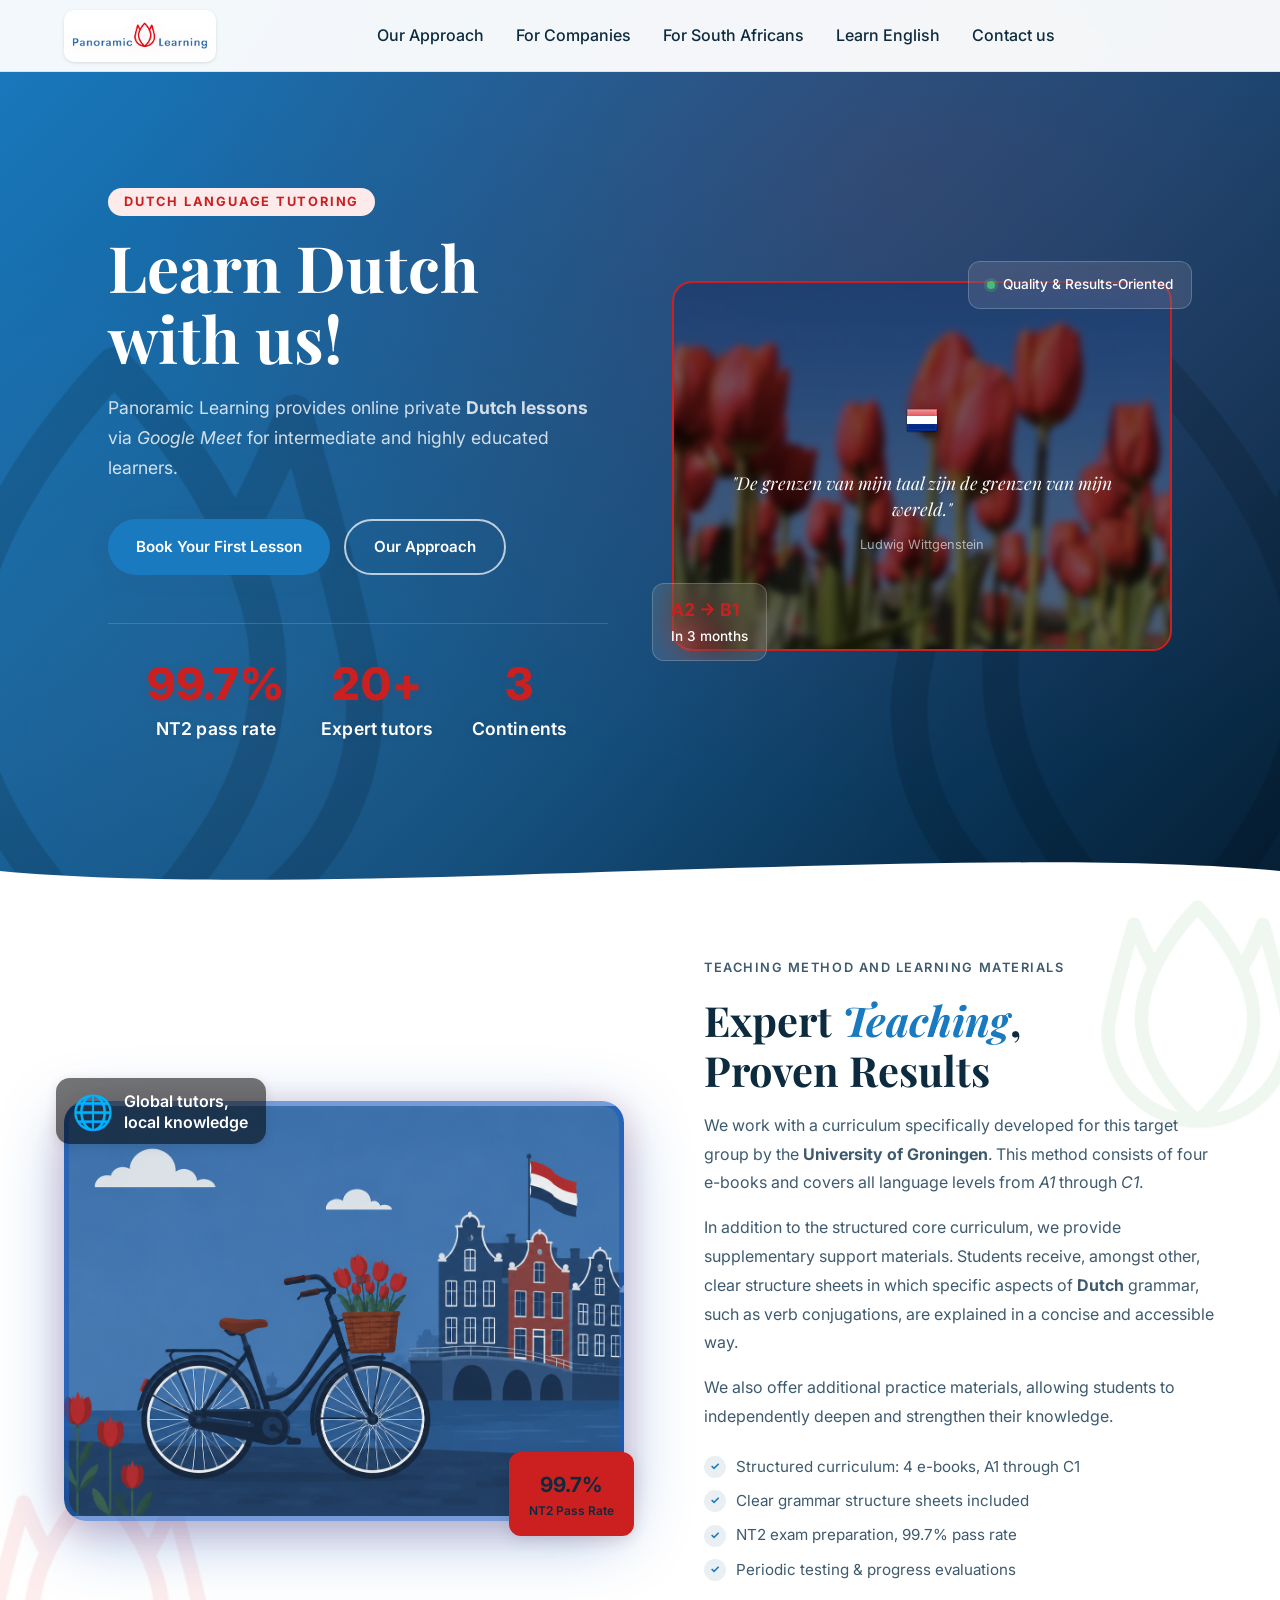
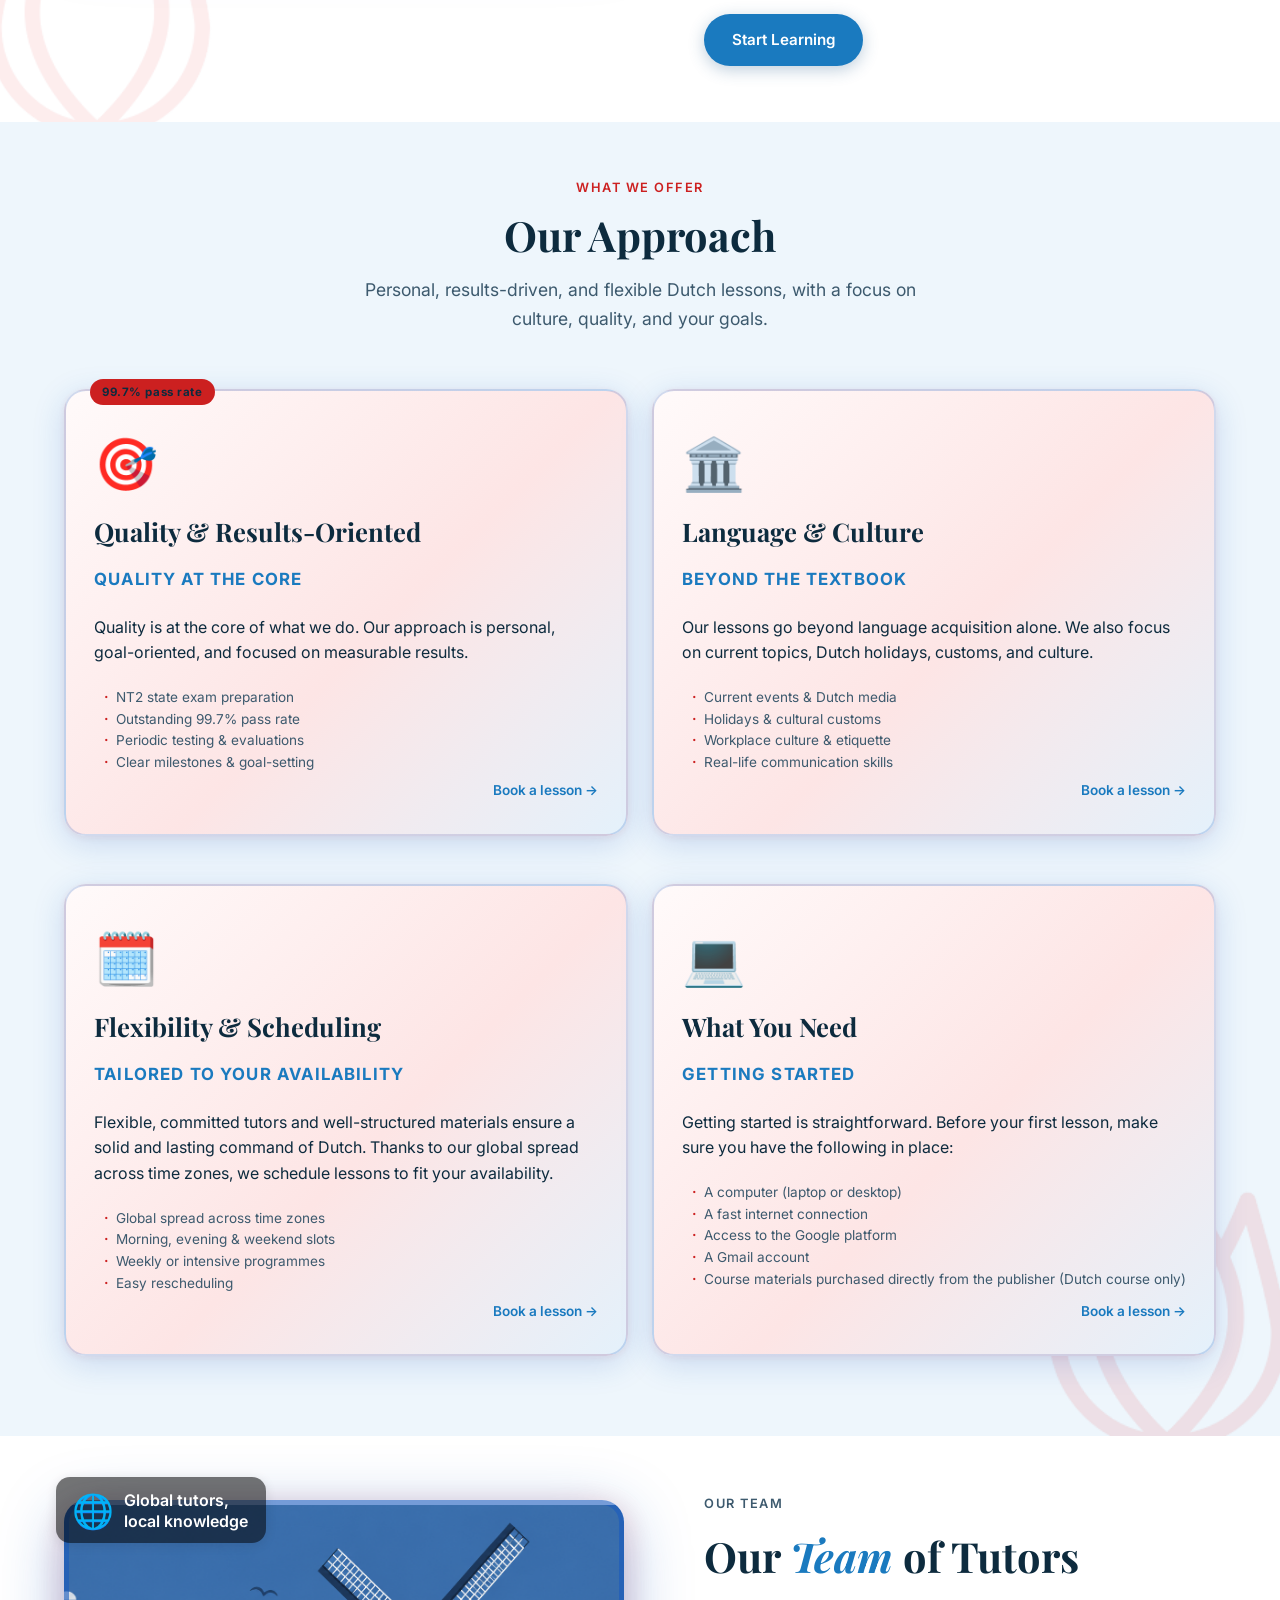
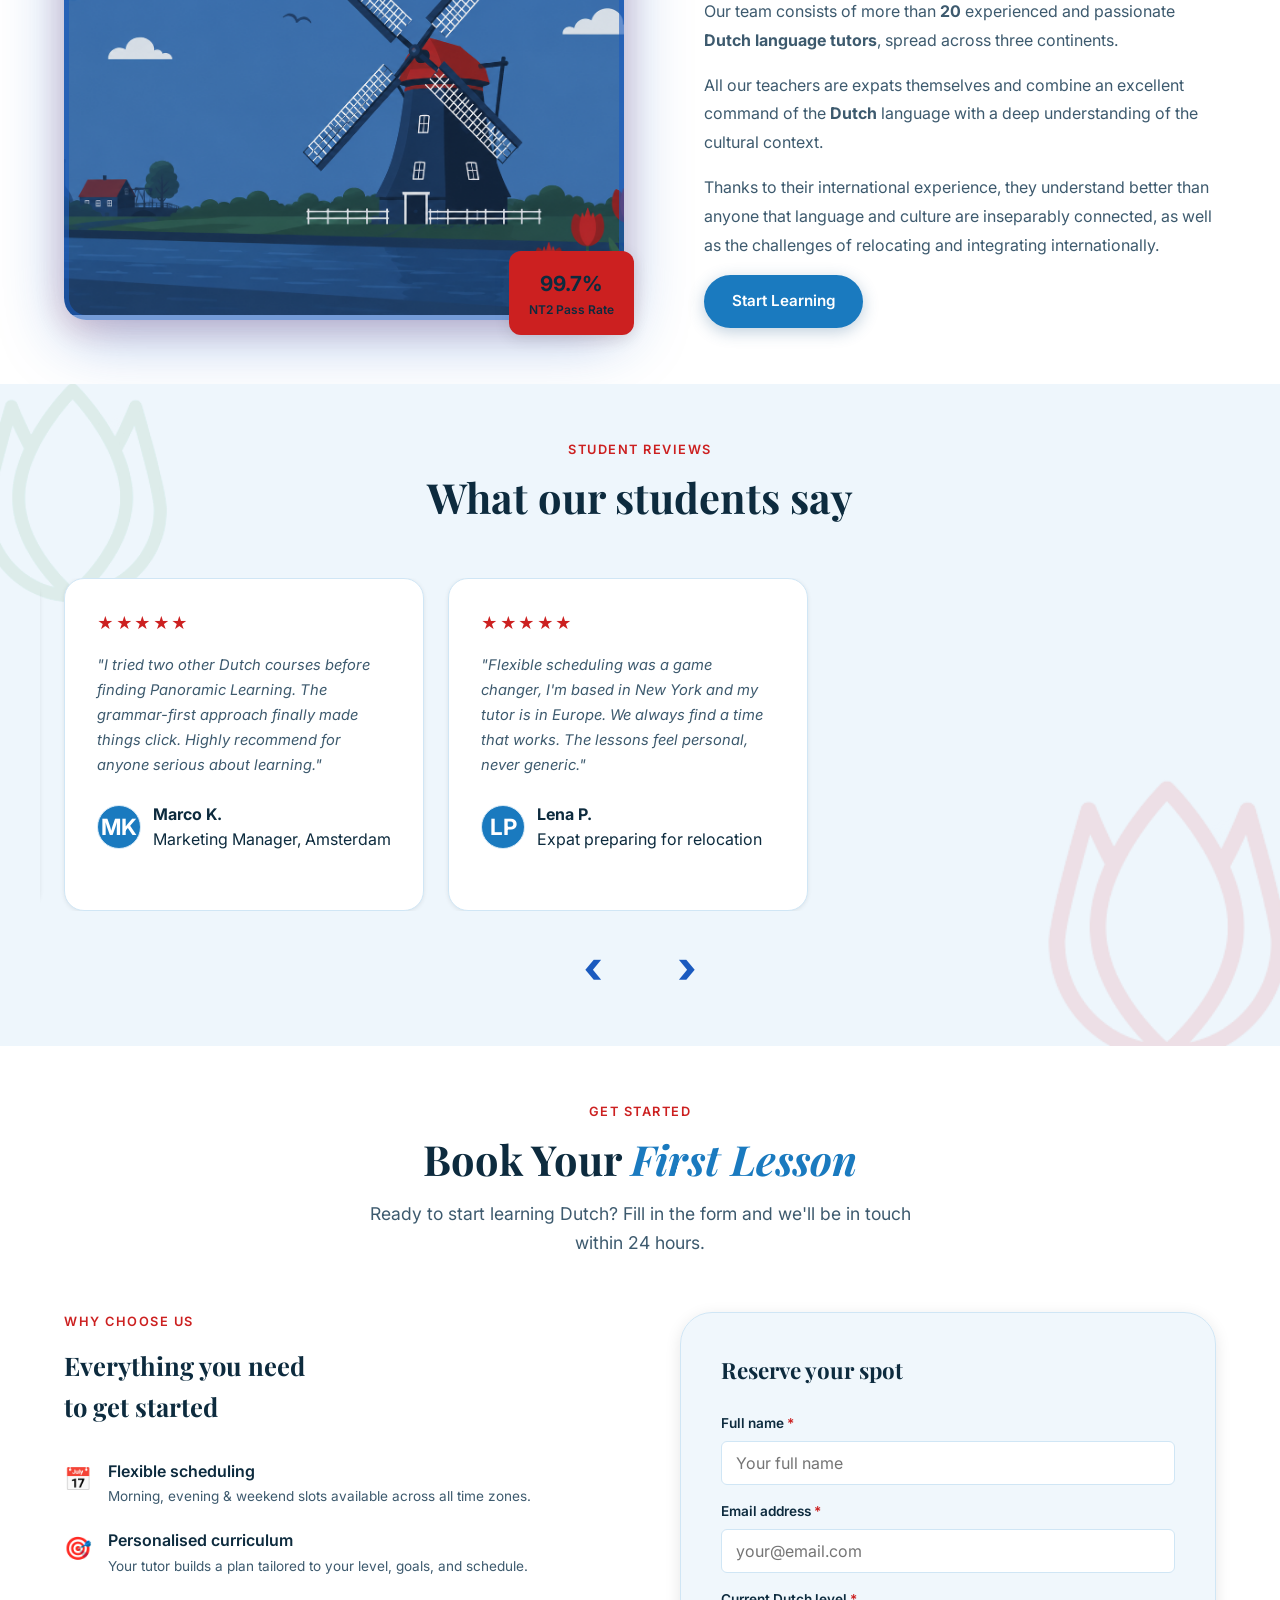
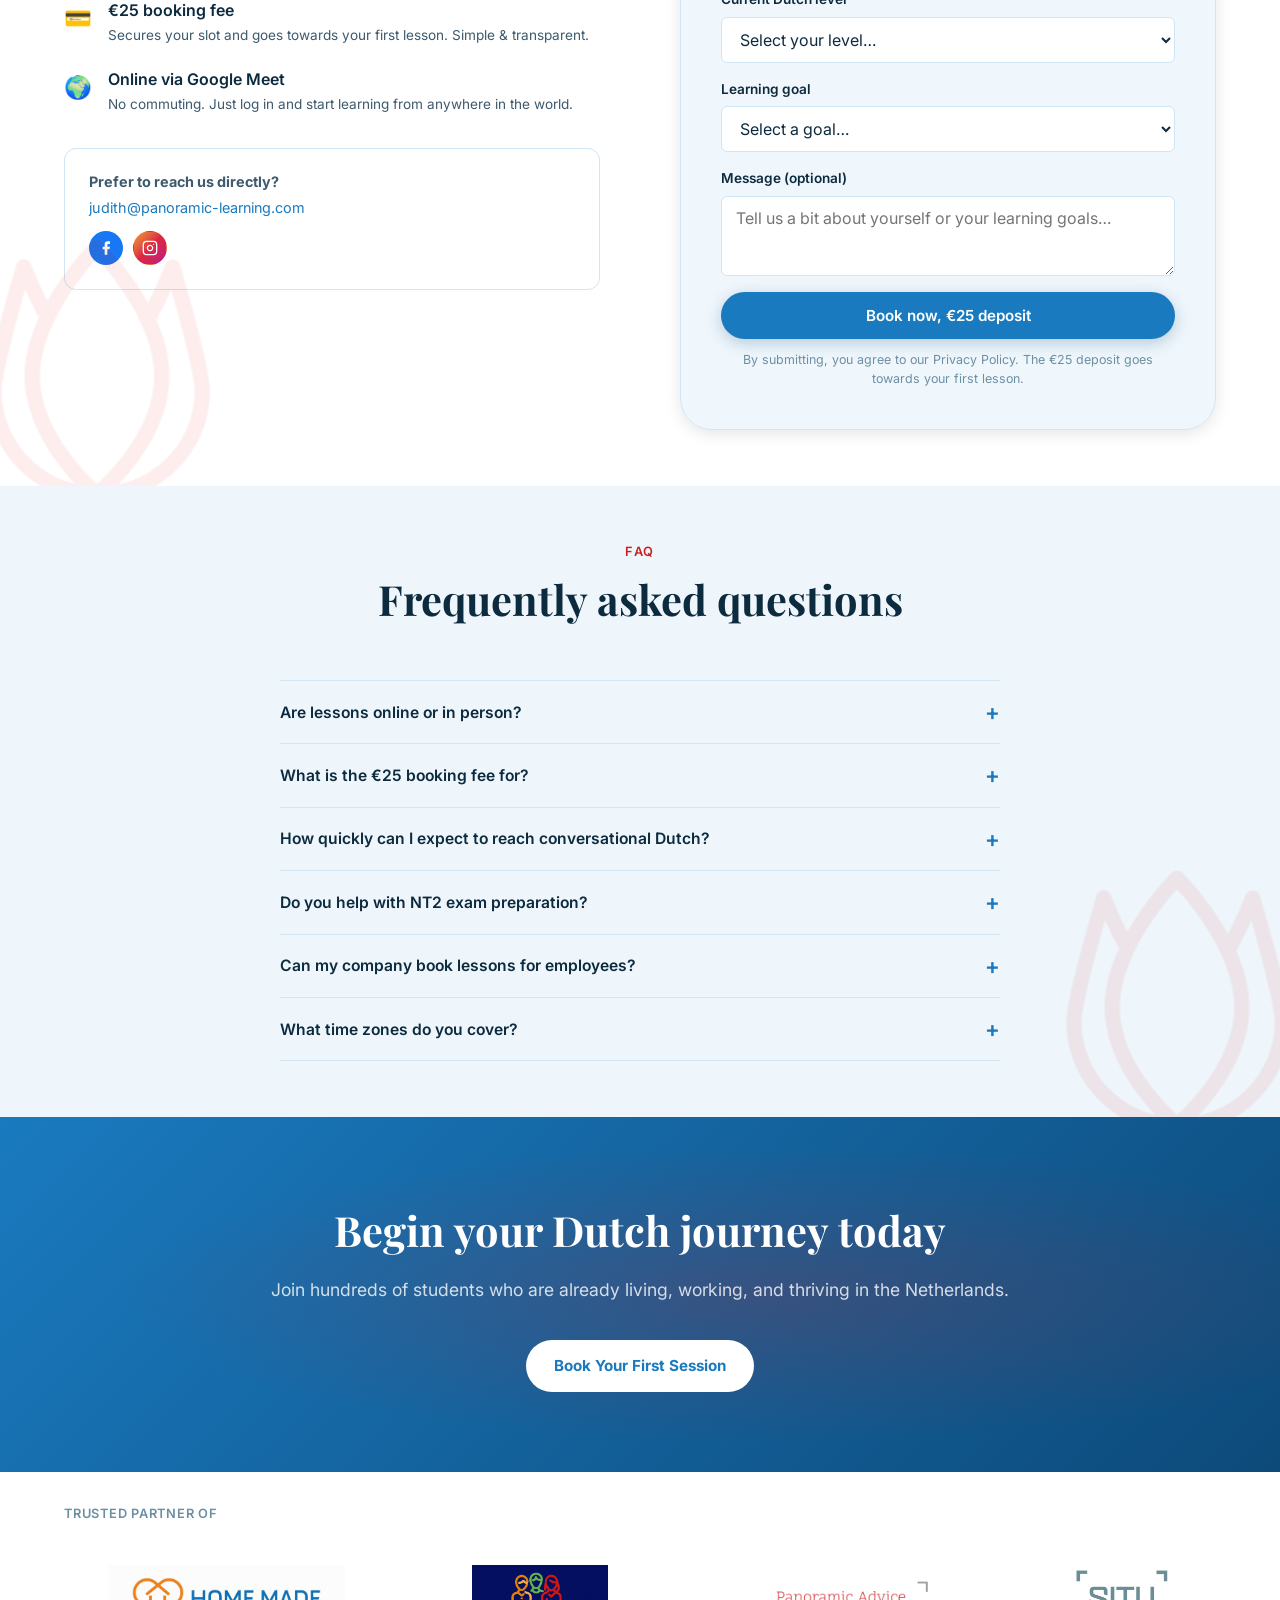
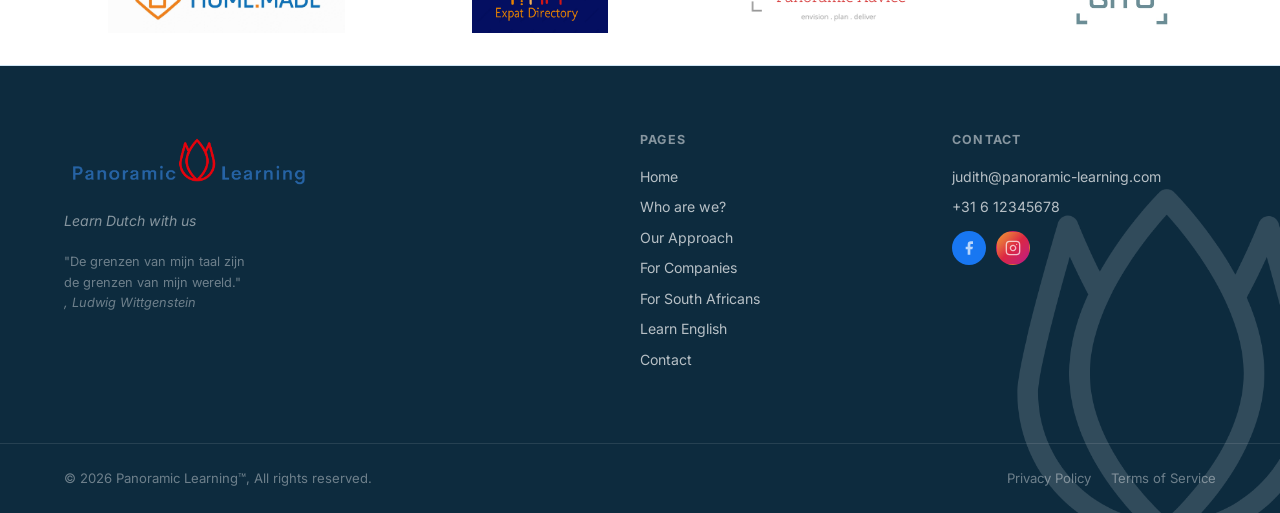
<file: index.html>
﻿<!DOCTYPE html>
<html lang="en">

<head>
  <meta charset="UTF-8" />
  <meta name="viewport" content="width=device-width, initial-scale=1.0" />
  <title>Panoramic Learning - Learn Dutch With Us</title>
  <meta name="description" content="Expert Dutch language tutors for expats and internationals. Flexible online lessons, personalised curriculum, real cultural immersion." />
  <meta name="robots" content="noindex, nofollow" />
  <link rel="icon" type="image/png" href="images/logo.png" />
  <link rel="preconnect" href="https://fonts.googleapis.com" />
  <link rel="preconnect" href="https://fonts.gstatic.com" crossorigin />
  <link href="https://fonts.googleapis.com/css2?family=Playfair+Display:ital,wght@0,400;0,600;0,700;1,400;1,600;1,700&family=Inter:wght@300;400;500;600;700;800&display=swap" rel="stylesheet" />
  <link rel="stylesheet" href="style.css" />
  <link rel="stylesheet" href="flag-icons.min.css">
</head>

<body>

  <!-- ========== HEADER ========== -->
  <header class="site-header" id="site-header">
    <div class="container header-inner">
      <a href="#home" class="logo">
        <span class="logo-highlight logo-highlight--full">
          <img src="images/full-logo.png" alt="Panoramic Learning" class="logo-img logo-img--full" />
        </span>
        <span class="logo-highlight logo-highlight--tulip">
          <img src="images/logo.png" alt="Panoramic Learning Tulip Logo" class="logo-img logo-img--tulip" />
        </span>
      </a>
      <nav class="main-nav" id="main-nav">
        <ul class="main-menu">
          <li><a href="approach.html">Our Approach</a></li>
          <li><a href="companies.html">For Companies</a></li>
          <li><a href="south-africans.html">For South Africans</a></li>
          <li><a href="english.html">Learn English</a></li>
          <li><a href="contact.html">Contact us</a></li>
        </ul>
      </nav>
      <div class="header-actions">
        <button class="hamburger" id="hamburger" aria-label="Toggle menu" aria-expanded="false">
          <span></span><span></span><span></span>
        </button>
      </div>
    </div>
  </header>

  <!-- ========== HERO ========== -->
  <section class="hero" id="home">
    <div class="hero-bg"></div>
    <div class="container hero-inner">
      <div class="hero-content slide-in-left">
        <p class="hero-eyebrow">Dutch Language Tutoring</p>
        <h1 class="hero-title">Learn Dutch<br>with us!</h1>
        <p class="hero-sub">Panoramic Learning provides online private <strong>Dutch lessons</strong> via <em>Google Meet</em> for intermediate and highly educated learners.</p>
        <div class="hero-actions fade-up anim-delay-1">
          <a href="#booking" class="btn btn-primary">Book Your First Lesson</a>
          <a href="#courses" class="btn btn-outline">Our Approach</a>
        </div>
        <div class="hero-stats fade-up anim-delay-2">
          <div class="stat"><strong>99.7%</strong><span>NT2 pass rate</span></div>
          <div class="stat"><strong>20+</strong><span>Expert tutors</span></div>
          <div class="stat"><strong>3</strong><span>Continents</span></div>
        </div>
      </div>
      <div class="hero-visual slide-in-right">
        <div class="hero-card hero-card--main tulip-bg">
          <div class="hero-card-icon"><i class="fi fi-nl"></i></div>
          <p class="hero-card-quote">"De grenzen van mijn taal zijn de grenzen van mijn wereld."</p>
          <p class="hero-card-author">Ludwig Wittgenstein</p>
        </div>
        <div class="hero-card hero-card--float hero-card--float-1">
          <span class="badge-dot badge-dot--green"></span>
          <span>Quality & Results-Oriented</span>
        </div>
        <div class="hero-card hero-card--float hero-card--float-2">
          <strong>A2 → B1</strong>
          <span>In 3 months</span>
        </div>
      </div>
    </div>

    <!-- LOGO DECORATION -->
    <div class="hero-logo-art-left" aria-hidden="true"
      style="position:absolute; left:-180px; bottom:-90px; opacity:0.13; z-index:0; pointer-events:none;">
      <img src="images/black-logo.png" alt="" style="width:600px; height:auto; display:block;" />
    </div>
    <div class="hero-logo-art-right" aria-hidden="true"
      style="position:absolute; right:-180px; bottom:-90px; opacity:0.13; z-index:0; pointer-events:none;">
      <img src="images/black-logo.png" alt="" style="width:600px; height:auto; display:block;" />
    </div>

    <div class="hero-wave">
      <svg viewBox="0 0 1440 60" preserveAspectRatio="none">
        <path d="M0,30 C360,60 1080,0 1440,30 L1440,60 L0,60 Z" fill="#ffffff" />
      </svg>
    </div>
  </section>

  <!-- ========== ABOUT, Teaching Method ========== -->
  <section class="section about" id="about">
    <!-- tulip logo watermarks -->
    <div aria-hidden="true" style="position:absolute;left:-50px;bottom:-30px;opacity:0.07;z-index:0;pointer-events:none;"><img src="images/logo.png" alt="" style="width:300px;height:auto;display:block;"></div>
    <div aria-hidden="true" style="position:absolute;right:-50px;top:-20px;opacity:0.06;z-index:0;pointer-events:none;"><img src="images/logo.png" alt="" style="width:260px;height:auto;display:block;filter:hue-rotate(150deg);"></div>
    <div class="container about-grid">
      <div class="about-image-wrap slide-in-left">
        <div class="about-image-placeholder about-image-photo">
          <div class="about-img-label">
            <span class="about-img-icon">&#x1f310;</span>
            <span>Global tutors,<br>local knowledge</span>
          </div>
          <div class="about-badge about-badge-corner">
            <strong>99.7%</strong>
            <span>NT2 Pass Rate</span>
          </div>
        </div>
      </div>
      <div class="about-content slide-in-right">
        <p class="section-eyebrow">Teaching Method and Learning Materials</p>
        <h2 class="section-title">Expert <em>Teaching</em>,<br>Proven Results</h2>
        <p>We work with a curriculum specifically developed for this target group by the <strong>University of Groningen</strong>. This method consists of four e-books and covers all language levels from <em>A1</em> through <em>C1</em>.</p>
        <p>In addition to the structured core curriculum, we provide supplementary support materials. Students receive, amongst other, clear structure sheets in which specific aspects of <strong>Dutch</strong> grammar, such as verb conjugations, are explained in a concise and accessible way.</p>
        <p>We also offer additional practice materials, allowing students to independently deepen and strengthen their knowledge.</p>
        <ul class="about-features">
          <li><span class="feature-icon">✓</span> Structured curriculum: 4 e-books, A1 through C1</li>
          <li><span class="feature-icon">✓</span> Clear grammar structure sheets included</li>
          <li><span class="feature-icon">✓</span> NT2 exam preparation, 99.7% pass rate</li>
          <li><span class="feature-icon">✓</span> Periodic testing &amp; progress evaluations</li>
        </ul>
        <a href="#booking" class="btn btn-primary">Start Learning</a>
      </div>
    </div>
  </section>

  <!-- ========== COURSES ========== -->
  <section class="section section--alt courses" id="courses">
    <!-- tulip logo watermarks -->
    <div aria-hidden="true" style="position:absolute;right:-50px;bottom:-30px;opacity:0.09;z-index:0;pointer-events:none;"><img src="images/logo.png" alt="" style="width:320px;height:auto;display:block;"></div>
    <div class="container">
      <div class="section-header fade-up">
        <p class="section-eyebrow">What We Offer</p>
        <h2 class="section-title">Our Approach</h2>
        <p class="section-sub">Personal, results-driven, and flexible Dutch lessons, with a focus on culture, quality, and your goals.</p>
      </div>
      <div class="courses-grid courses-grid--stack">
        <div class="course-card course-card--featured fade-up anim-delay-1">
          <div class="course-badge">99.7% pass rate</div>
          <div class="course-icon">&#x1f3af;</div>
          <h3>Quality &amp; Results-Oriented</h3>
          <p class="course-level">Quality at the Core</p>
          <p class="course-description">Quality is at the core of what we do. Our approach is personal, goal-oriented, and focused on measurable results.</p>
          <ul>
            <li>NT2 state exam preparation</li>
            <li>Outstanding 99.7% pass rate</li>
            <li>Periodic testing &amp; evaluations</li>
            <li>Clear milestones &amp; goal-setting</li>
          </ul>
          <a href="#booking" class="course-link">Book a lesson →</a>
        </div>
        <div class="course-card fade-up anim-delay-2">
          <div class="course-icon">&#x1f3db;&#xfe0f;</div>
          <h3>Language &amp; Culture</h3>
          <p class="course-level">Beyond the Textbook</p>
          <p class="course-description">Our lessons go beyond language acquisition alone. We also focus on current topics, Dutch holidays, customs, and culture.</p>
          <ul>
            <li>Current events &amp; Dutch media</li>
            <li>Holidays &amp; cultural customs</li>
            <li>Workplace culture &amp; etiquette</li>
            <li>Real-life communication skills</li>
          </ul>
          <a href="#booking" class="course-link">Book a lesson →</a>
        </div>
        <div class="course-card fade-up anim-delay-3">
          <div class="course-icon">&#x1f5d3;&#xfe0f;</div>
          <h3>Flexibility &amp; Scheduling</h3>
          <p class="course-level">Tailored to Your Availability</p>
          <p class="course-description">Flexible, committed tutors and well-structured materials ensure a solid and lasting command of Dutch. Thanks to our global spread across time zones, we schedule lessons to fit your availability.</p>
          <ul>
            <li>Global spread across time zones</li>
            <li>Morning, evening &amp; weekend slots</li>
            <li>Weekly or intensive programmes</li>
            <li>Easy rescheduling</li>
          </ul>
          <a href="#booking" class="course-link">Book a lesson →</a>
        </div>
        <div class="course-card fade-up anim-delay-4">
          <div class="course-icon">&#x1f4bb;</div>
          <h3>What You Need</h3>
          <p class="course-level">Getting Started</p>
          <p class="course-description">Getting started is straightforward. Before your first lesson, make sure you have the following in place:</p>
          <ul>
            <li>A computer (laptop or desktop)</li>
            <li>A fast internet connection</li>
            <li>Access to the Google platform</li>
            <li>A Gmail account</li>
            <li>Course materials purchased directly from the publisher (Dutch course only)</li>
          </ul>
          <a href="#booking" class="course-link">Book a lesson →</a>
        </div>
      </div>
    </div>
  </section>

  <!-- ========== ABOUT, Our Team ========== -->
  <section class="section about" id="team">
    <!-- tulip logo watermarks -->
    <div class="container about-grid">
      <div class="about-image-wrap slide-in-left">
        <div class="about-image-placeholder team-image-photo">
          <div class="about-img-label">
            <span class="about-img-icon">&#x1f310;</span>
            <span>Global tutors,<br>local knowledge</span>
          </div>
          <div class="about-badge about-badge-corner">
            <strong>99.7%</strong>
            <span>NT2 Pass Rate</span>
          </div>
        </div>
      </div>
      <div class="about-content slide-in-right">
        <p class="section-eyebrow">Our Team</p>
        <h2 class="section-title">Our <em>Team</em> of <strong>Tutors</strong></h2>
        <p>Our team consists of more than <strong>20</strong> experienced and passionate <strong>Dutch language tutors</strong>, spread across three continents.</p>
        <p>All our teachers are expats themselves and combine an excellent command of the <strong>Dutch</strong> language with a deep understanding of the cultural context.</p>
        <p>Thanks to their international experience, they understand better than anyone that language and culture are inseparably connected, as well as the challenges of relocating and integrating internationally.</p>
        <a href="#booking" class="btn btn-primary">Start Learning</a>
      </div>
    </div>
  </section>

  <!-- ========== TESTIMONIALS ========== -->
  <section class="section section--alt testimonials" id="testimonials">
    <!-- tulip logo watermarks -->
    <div aria-hidden="true" style="position:absolute;right:-50px;bottom:-30px;opacity:0.09;z-index:0;pointer-events:none;"><img src="images/logo.png" alt="" style="width:320px;height:auto;display:block;"></div>
    <div aria-hidden="true" style="position:absolute;left:-50px;top:-20px;opacity:0.07;z-index:0;pointer-events:none;"><img src="images/logo.png" alt="" style="width:250px;height:auto;display:block;filter:hue-rotate(150deg);"></div>
    <div class="container">
      <div class="section-header fade-up">
        <p class="section-eyebrow">Student Reviews</p>
        <h2 class="section-title">What our students say</h2>
      </div>
      <div class="testimonial-track-wrap">
        <div class="testimonial-track" id="testimonial-track">
          <div class="testimonial-card">
            <div class="testimonial-stars">★★★★★</div>
            <p>"Within three months I could hold a full conversation with my Dutch colleagues. The cultural context Judith brings to every lesson is what makes Panoramic Learning different."</p>
            <div class="testimonial-author">
              <div class="author-avatar">SR</div>
              <div><strong>Sarah R.</strong><br><span>Software Engineer, relocated from UK</span></div>
            </div>
          </div>
          <div class="testimonial-card">
            <div class="testimonial-stars">★★★★★</div>
            <p>"I tried two other Dutch courses before finding Panoramic Learning. The grammar-first approach finally made things click. Highly recommend for anyone serious about learning."</p>
            <div class="testimonial-author">
              <div class="author-avatar">MK</div>
              <div><strong>Marco K.</strong><br><span>Marketing Manager, Amsterdam</span></div>
            </div>
          </div>
          <div class="testimonial-card">
            <div class="testimonial-stars">★★★★★</div>
            <p>"Flexible scheduling was a game changer, I'm based in New York and my tutor is in Europe. We always find a time that works. The lessons feel personal, never generic."</p>
            <div class="testimonial-author">
              <div class="author-avatar">LP</div>
              <div><strong>Lena P.</strong><br><span>Expat preparing for relocation</span></div>
            </div>
          </div>
          <div class="testimonial-card">
            <div class="testimonial-stars">★★★★★</div>
            <p>"I passed my NT2 exam on the first attempt. My tutor prepared me not just with language, but with confidence. The investment paid off many times over."</p>
            <div class="testimonial-author">
              <div class="author-avatar">AT</div>
              <div><strong>Ayşe T.</strong><br><span>Permanent residency applicant</span></div>
            </div>
          </div>
          <div class="testimonial-card">
            <div class="testimonial-stars">★★★★★</div>
            <p>"The combination of real-world Dutch, news, idioms, humour, with proper grammar made learning genuinely enjoyable. I actually look forward to my lessons."</p>
            <div class="testimonial-author">
              <div class="author-avatar">JB</div>
              <div><strong>James B.</strong><br><span>Teacher, The Hague</span></div>
            </div>
          </div>
          <div class="testimonial-card">
            <div class="testimonial-stars">★★★★★</div>
            <p>"My whole family joined, kids and adults together. Each of us got a tailored programme. It felt like a private language school, not a one-size-fits-all online course."</p>
            <div class="testimonial-author">
              <div class="author-avatar">FD</div>
              <div><strong>Fatima D.</strong><br><span>Relocated family, Rotterdam</span></div>
            </div>
          </div>
          <!-- Duplicate cards for infinite scroll effect -->
          <div class="testimonial-card">
            <div class="testimonial-stars">★★★★★</div>
            <p>"Within three months I could hold a full conversation with my Dutch colleagues. The cultural context Judith brings to every lesson is what makes Panoramic Learning different."</p>
            <div class="testimonial-author">
              <div class="author-avatar">SR</div>
              <div><strong>Sarah R.</strong><br><span>Software Engineer, relocated from UK</span></div>
            </div>
          </div>
          <div class="testimonial-card">
            <div class="testimonial-stars">★★★★★</div>
            <p>"I tried two other Dutch courses before finding Panoramic Learning. The grammar-first approach finally made things click. Highly recommend for anyone serious about learning."</p>
            <div class="testimonial-author">
              <div class="author-avatar">MK</div>
              <div><strong>Marco K.</strong><br><span>Marketing Manager, Amsterdam</span></div>
            </div>
          </div>
          <div class="testimonial-card">
            <div class="testimonial-stars">★★★★★</div>
            <p>"Flexible scheduling was a game changer, I'm based in New York and my tutor is in Europe. We always find a time that works. The lessons feel personal, never generic."</p>
            <div class="testimonial-author">
              <div class="author-avatar">LP</div>
              <div><strong>Lena P.</strong><br><span>Expat preparing for relocation</span></div>
            </div>
          </div>
        </div>
      </div>
      <div class="testimonial-nav">
        <span class="tnav-arrow" id="tnav-prev" aria-label="Previous" tabindex="0">‹</span>
        <span class="tnav-arrow" id="tnav-next" aria-label="Next" tabindex="0">›</span>
      </div>
    </div>
  </section>

    <!-- ========== BOOKING ========== -->
  <section class="section booking" id="booking">
    <!-- tulip logo watermarks -->
    <div aria-hidden="true" style="position:absolute;left:-50px;bottom:-30px;opacity:0.07;z-index:0;pointer-events:none;"><img src="images/logo.png" alt="" style="width:300px;height:auto;display:block;"></div>
    <div class="container">
      <div class="section-header fade-up">
        <p class="section-eyebrow">Get Started</p>
        <h2 class="section-title">Book Your <em>First Lesson</em></h2>
        <p class="section-sub">Ready to start learning Dutch? Fill in the form and we'll be in touch within 24 hours.</p>
      </div>
      <div class="booking-grid">
        <div>
          <p class="section-eyebrow">Why choose us</p>
          <h3 style="font-family:var(--font-heading);font-size:1.6rem;font-weight:700;margin-bottom:24px;color:var(--clr-dark);">Everything you need<br>to get started</h3>
          <div class="booking-details">
            <div class="booking-detail">
              <span class="detail-icon">📅</span>
              <div>
                <strong>Flexible scheduling</strong>
                <p>Morning, evening &amp; weekend slots available across all time zones.</p>
              </div>
            </div>
            <div class="booking-detail">
              <span class="detail-icon">🎯</span>
              <div>
                <strong>Personalised curriculum</strong>
                <p>Your tutor builds a plan tailored to your level, goals, and schedule.</p>
              </div>
            </div>
            <div class="booking-detail">
              <span class="detail-icon">💳</span>
              <div>
                <strong>€25 booking fee</strong>
                <p>Secures your slot and goes towards your first lesson. Simple &amp; transparent.</p>
              </div>
            </div>
            <div class="booking-detail">
              <span class="detail-icon">🌍</span>
              <div>
                <strong>Online via Google Meet</strong>
                <p>No commuting. Just log in and start learning from anywhere in the world.</p>
              </div>
            </div>
          </div>
          <div class="contact-info-box">
            <strong>Prefer to reach us directly?</strong><br />
            <a href="mailto:judith@panoramic-learning.com" style="white-space:nowrap;">judith@panoramic-learning.com</a><br />
            <div class="social-btns social-btns--footer" style="margin-top:10px;">
              <a href="https://www.facebook.com/panoramiclearning" target="_blank" rel="noopener" class="social-btn social-btn--fb" aria-label="Facebook">
                <svg xmlns="http://www.w3.org/2000/svg" width="16" height="16" viewBox="0 0 24 24" fill="currentColor"><path d="M18 2h-3a5 5 0 0 0-5 5v3H7v4h3v8h4v-8h3l1-4h-4V7a1 1 0 0 1 1-1h3z"/></svg>
              </a>
              <a href="https://www.instagram.com/panoramic_learning" target="_blank" rel="noopener" class="social-btn social-btn--ig" aria-label="Instagram">
                <svg xmlns="http://www.w3.org/2000/svg" width="16" height="16" viewBox="0 0 24 24" fill="none" stroke="currentColor" stroke-width="2" stroke-linecap="round" stroke-linejoin="round"><rect x="2" y="2" width="20" height="20" rx="5" ry="5"/><path d="M16 11.37A4 4 0 1 1 12.63 8 4 4 0 0 1 16 11.37z"/><line x1="17.5" y1="6.5" x2="17.51" y2="6.5"/></svg>
              </a>
            </div>
          </div>
        </div>
        <div class="booking-form-wrap">
          <form class="booking-form" id="booking-form" novalidate>
            <h3>Reserve your spot</h3>
            <div class="form-group">
              <label for="f-name">Full name <span class="required">*</span></label>
              <input type="text" id="f-name" name="name" placeholder="Your full name" autocomplete="name" />
            </div>
            <div class="form-group">
              <label for="f-email">Email address <span class="required">*</span></label>
              <input type="email" id="f-email" name="email" placeholder="your@email.com" autocomplete="email" />
            </div>
            <div class="form-group">
              <label for="f-level">Current Dutch level <span class="required">*</span></label>
              <select id="f-level" name="level">
                <option value="">Select your level…</option>
                <option value="a0">A0, Complete beginner</option>
                <option value="a1">A1, Beginner</option>
                <option value="a2">A2, Elementary</option>
                <option value="b1">B1, Intermediate</option>
                <option value="b2">B2, Upper intermediate</option>
                <option value="c1">C1, Advanced</option>
              </select>
            </div>
            <div class="form-group">
              <label for="f-goal">Learning goal</label>
              <select id="f-goal" name="goal">
                <option value="">Select a goal…</option>
                <option value="nt2">NT2 exam preparation</option>
                <option value="work">Work &amp; professional</option>
                <option value="daily">Daily life &amp; integration</option>
                <option value="general">General improvement</option>
                <option value="other">Other</option>
              </select>
            </div>
            <div class="form-group">
              <label for="f-message">Message (optional)</label>
              <textarea id="f-message" name="message" placeholder="Tell us a bit about yourself or your learning goals…"></textarea>
            </div>
            <button type="submit" class="btn btn-primary btn--full">Book now, €25 deposit</button>
            <p class="form-note">By submitting, you agree to our <a href="#">Privacy Policy</a>. The €25 deposit goes towards your first lesson.</p>
          </form>
        </div>
      </div>
    </div>
  </section>

  <!-- ========== FAQ ========== -->
  <section class="section faq" id="faq">
    <!-- tulip logo watermarks -->
    <div aria-hidden="true" style="position:absolute;right:-50px;bottom:-30px;opacity:0.07;z-index:0;pointer-events:none;"><img src="images/logo.png" alt="" style="width:300px;height:auto;display:block;"></div>
    <div class="container">
      <div class="section-header">
        <p class="section-eyebrow">FAQ</p>
        <h2 class="section-title">Frequently asked questions</h2>
      </div>
      <div class="faq-list">
        <div class="faq-item">
          <button class="faq-question" aria-expanded="false">
            Are lessons online or in person?
            <span class="faq-icon">+</span>
          </button>
          <div class="faq-answer">
            <p>All lessons are online, via video call (Google Meet). This allows our tutors, who are based in multiple countries, to work with students anywhere in the world, with no commuting and maximum scheduling flexibility.</p>
          </div>
        </div>
        <div class="faq-item">
          <button class="faq-question" aria-expanded="false">
            What is the €25 booking fee for?
            <span class="faq-icon">+</span>
          </button>
          <div class="faq-answer">
            <p>The €25 fee secures your session slot and goes towards your first lesson. It helps us ensure committed students and allows us to prepare a personalised plan before your first meeting.</p>
          </div>
        </div>
        <div class="faq-item">
          <button class="faq-question" aria-expanded="false">
            How quickly can I expect to reach conversational Dutch?
            <span class="faq-icon">+</span>
          </button>
          <div class="faq-answer">
            <p>Most students reach conversational level (A2–B1) within 3–6 months with regular weekly lessons. Progress depends on study time outside lessons and your prior language learning experience.</p>
          </div>
        </div>
        <div class="faq-item">
          <button class="faq-question" aria-expanded="false">
            Do you help with NT2 exam preparation?
            <span class="faq-icon">+</span>
          </button>
          <div class="faq-answer">
            <p>Yes. We have experience preparing students for the NT2 State Exam (Staatsexamen NT2), which is required for permanent residency and naturalisation in the Netherlands. We tailor the curriculum towards all four skills: reading, writing, listening and speaking.</p>
          </div>
        </div>
        <div class="faq-item">
          <button class="faq-question" aria-expanded="false">
            Can my company book lessons for employees?
            <span class="faq-icon">+</span>
          </button>
          <div class="faq-answer">
            <p>Absolutely. We offer corporate packages for teams and individual employees. Contact us directly at judith@panoramic-learning.com for a tailored quote.</p>
          </div>
        </div>
        <div class="faq-item">
          <button class="faq-question" aria-expanded="false">
            What time zones do you cover?
            <span class="faq-icon">+</span>
          </button>
          <div class="faq-answer">
            <p>Our tutors are based across Europe, North America and Asia, meaning we can accommodate most time zones. When booking, select your preferred time window and we'll match you with an available tutor.</p>
          </div>
        </div>
      </div>
    </div>
  </section>

  <!-- ========== CTA BAND ========== -->
  <section class="cta-band">
    <!-- tulip logo watermarks -->
    <div class="container cta-band-inner">
      <h2>Begin your Dutch journey today</h2>
      <p>Join hundreds of students who are already living, working, and thriving in the Netherlands.</p>
      <a href="#booking" class="btn btn-white">Book Your First Session</a>
    </div>
  </section>

  <!-- ========== PARTNERS STRIP ========== -->
  <section class="partners">
    <div class="container">
      <p class="partners-label">Trusted partner of</p>
      <div class="partners-logos">
        <span class="partner-logo"><img src="images/home-made.jpg" alt="Home.Made logo" style="height:68px;" /></span>
        <span class="partner-logo"><img src="images/expat-directory.png" alt="Expat Directory logo" style="height:68px;" /></span>
        <span class="partner-logo"><img src="images/panoramic-advice.png" alt="Panoramic Advice logo" style="height:68px;" /></span>
        <span class="partner-logo"><img src="images/situ.jpg" alt="Situ logo" style="height:68px;" /></span>
      </div>
    </div>
  </section>

  <!-- ========== FOOTER ========== -->
  <footer class="site-footer">
    <!-- tulip logo watermarks -->
    <div aria-hidden="true" style="position:absolute;right:-60px;bottom:-40px;opacity:0.15;z-index:0;pointer-events:none;"><img src="images/black-logo.png" alt="" style="width:340px;height:auto;display:block;filter:invert(1);"></div>
    <div class="container footer-grid">
      <div class="footer-brand">
        <a href="#home" class="logo logo--footer">
          <img src="images/full-logo.png" alt="Panoramic Learning" class="logo-img logo-img--footer" />
        </a>
        <p class="footer-tagline">Learn Dutch with us</p>
        <p class="footer-quote">"De grenzen van mijn taal zijn<br>de grenzen van mijn wereld."<br><em>, Ludwig Wittgenstein</em></p>
      </div>
      <div class="footer-col">
        <h4>Pages</h4>
        <a href="#home">Home</a>
        <a href="#about">Who are we?</a>
        <a href="approach.html">Our Approach</a>
        <a href="companies.html">For Companies</a>
        <a href="south-africans.html">For South Africans</a>
        <a href="english.html">Learn English</a>
        <a href="contact.html">Contact</a>
      </div>
      <div class="footer-col">
        <h4>Contact</h4>
        <a href="mailto:judith@panoramic-learning.com" style="white-space:nowrap;">judith@panoramic-learning.com</a>
        <a href="tel:+31612345678" style="white-space:nowrap;">+31 6 12345678</a>
        <div class="social-btns social-btns--footer">
          <a href="https://www.facebook.com/panoramiclearning" target="_blank" rel="noopener" class="social-btn social-btn--fb" aria-label="Facebook">
            <svg xmlns="http://www.w3.org/2000/svg" width="16" height="16" viewBox="0 0 24 24" fill="currentColor"><path d="M18 2h-3a5 5 0 0 0-5 5v3H7v4h3v8h4v-8h3l1-4h-4V7a1 1 0 0 1 1-1h3z"/></svg>
          </a>
          <a href="https://www.instagram.com/panoramic_learning" target="_blank" rel="noopener" class="social-btn social-btn--ig" aria-label="Instagram">
            <svg xmlns="http://www.w3.org/2000/svg" width="16" height="16" viewBox="0 0 24 24" fill="none" stroke="currentColor" stroke-width="2" stroke-linecap="round" stroke-linejoin="round"><rect x="2" y="2" width="20" height="20" rx="5" ry="5"/><path d="M16 11.37A4 4 0 1 1 12.63 8 4 4 0 0 1 16 11.37z"/><line x1="17.5" y1="6.5" x2="17.51" y2="6.5"/></svg>
          </a>
        </div>
      </div>
    </div>
    <div class="footer-bottom">
      <div class="container">
        <p>© 2026 Panoramic Learning™, All rights reserved.</p>
        <div class="footer-legal">
          <a href="#">Privacy Policy</a>
          <a href="#">Terms of Service</a>
        </div>
      </div>
    </div>
  </footer>

  <script src="script.js"></script>
  <script src="scroll-animate.js"></script>
</body>
</html>
</file>
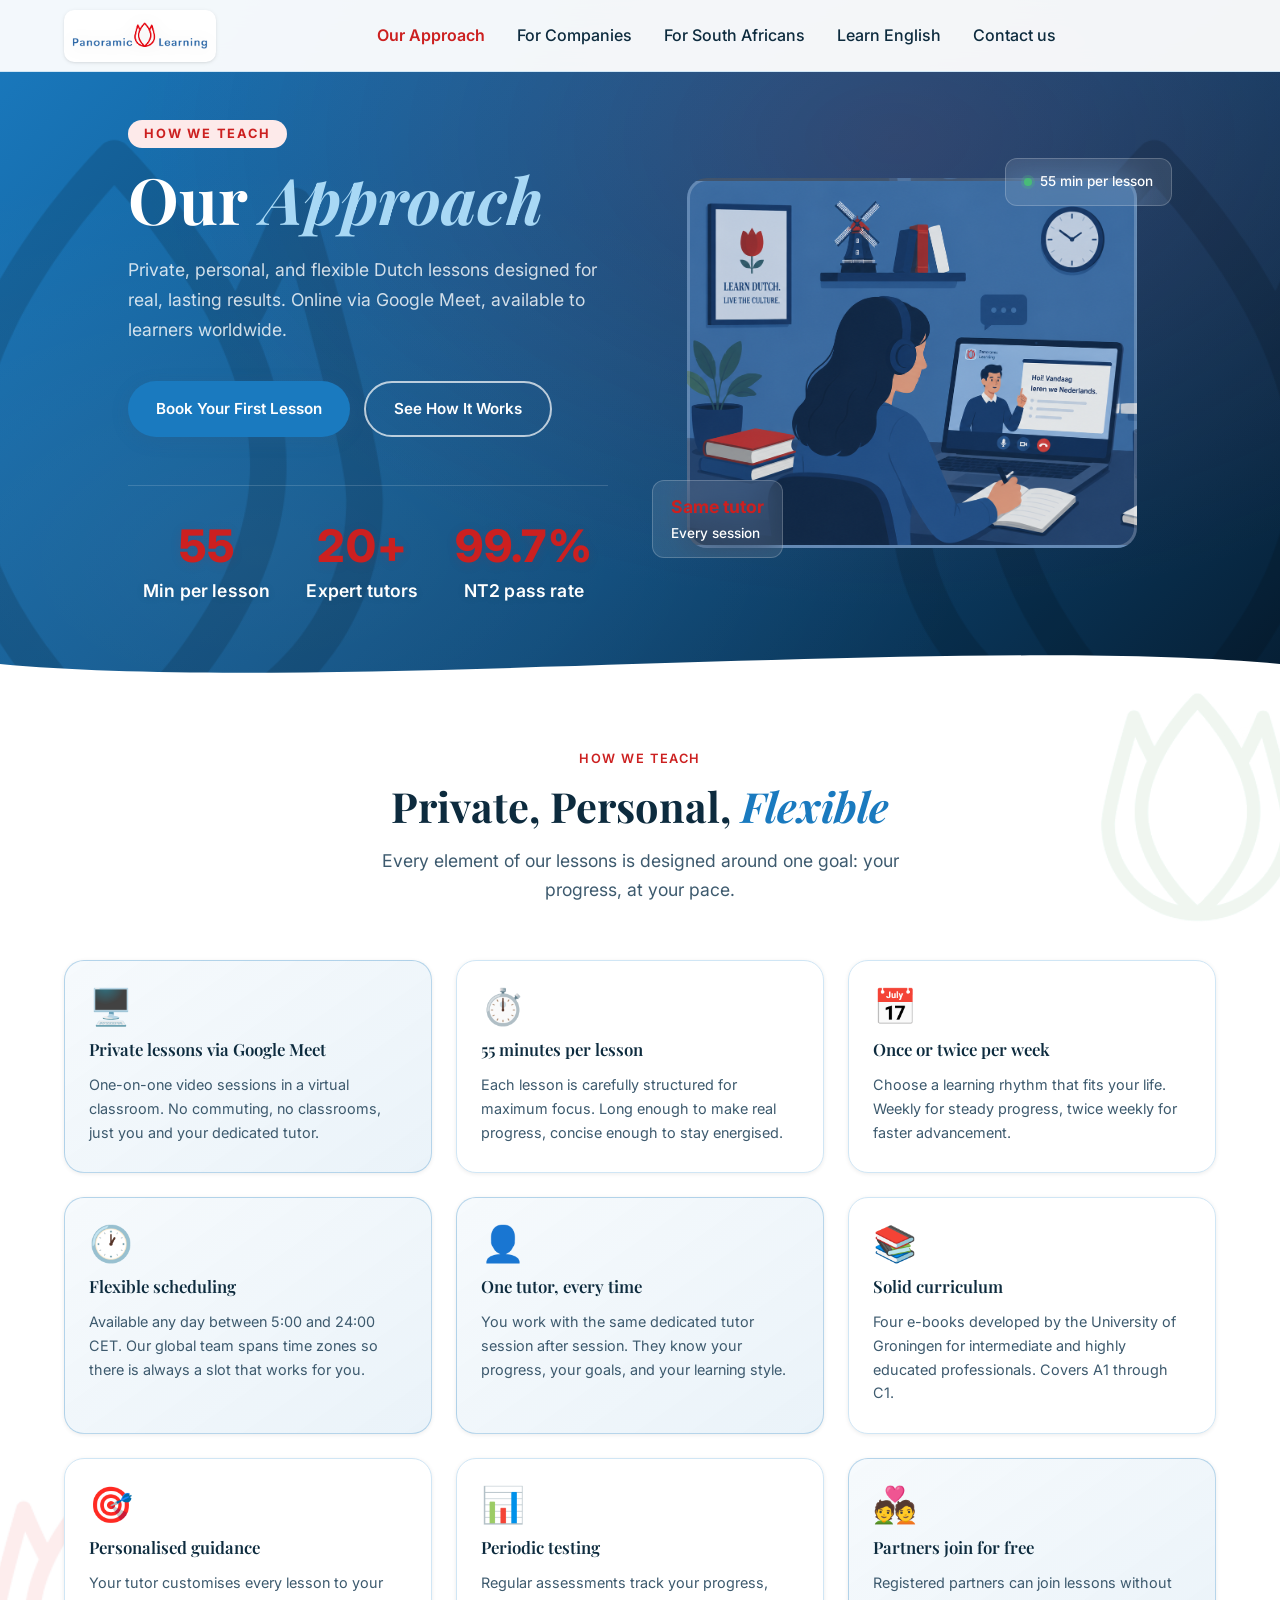
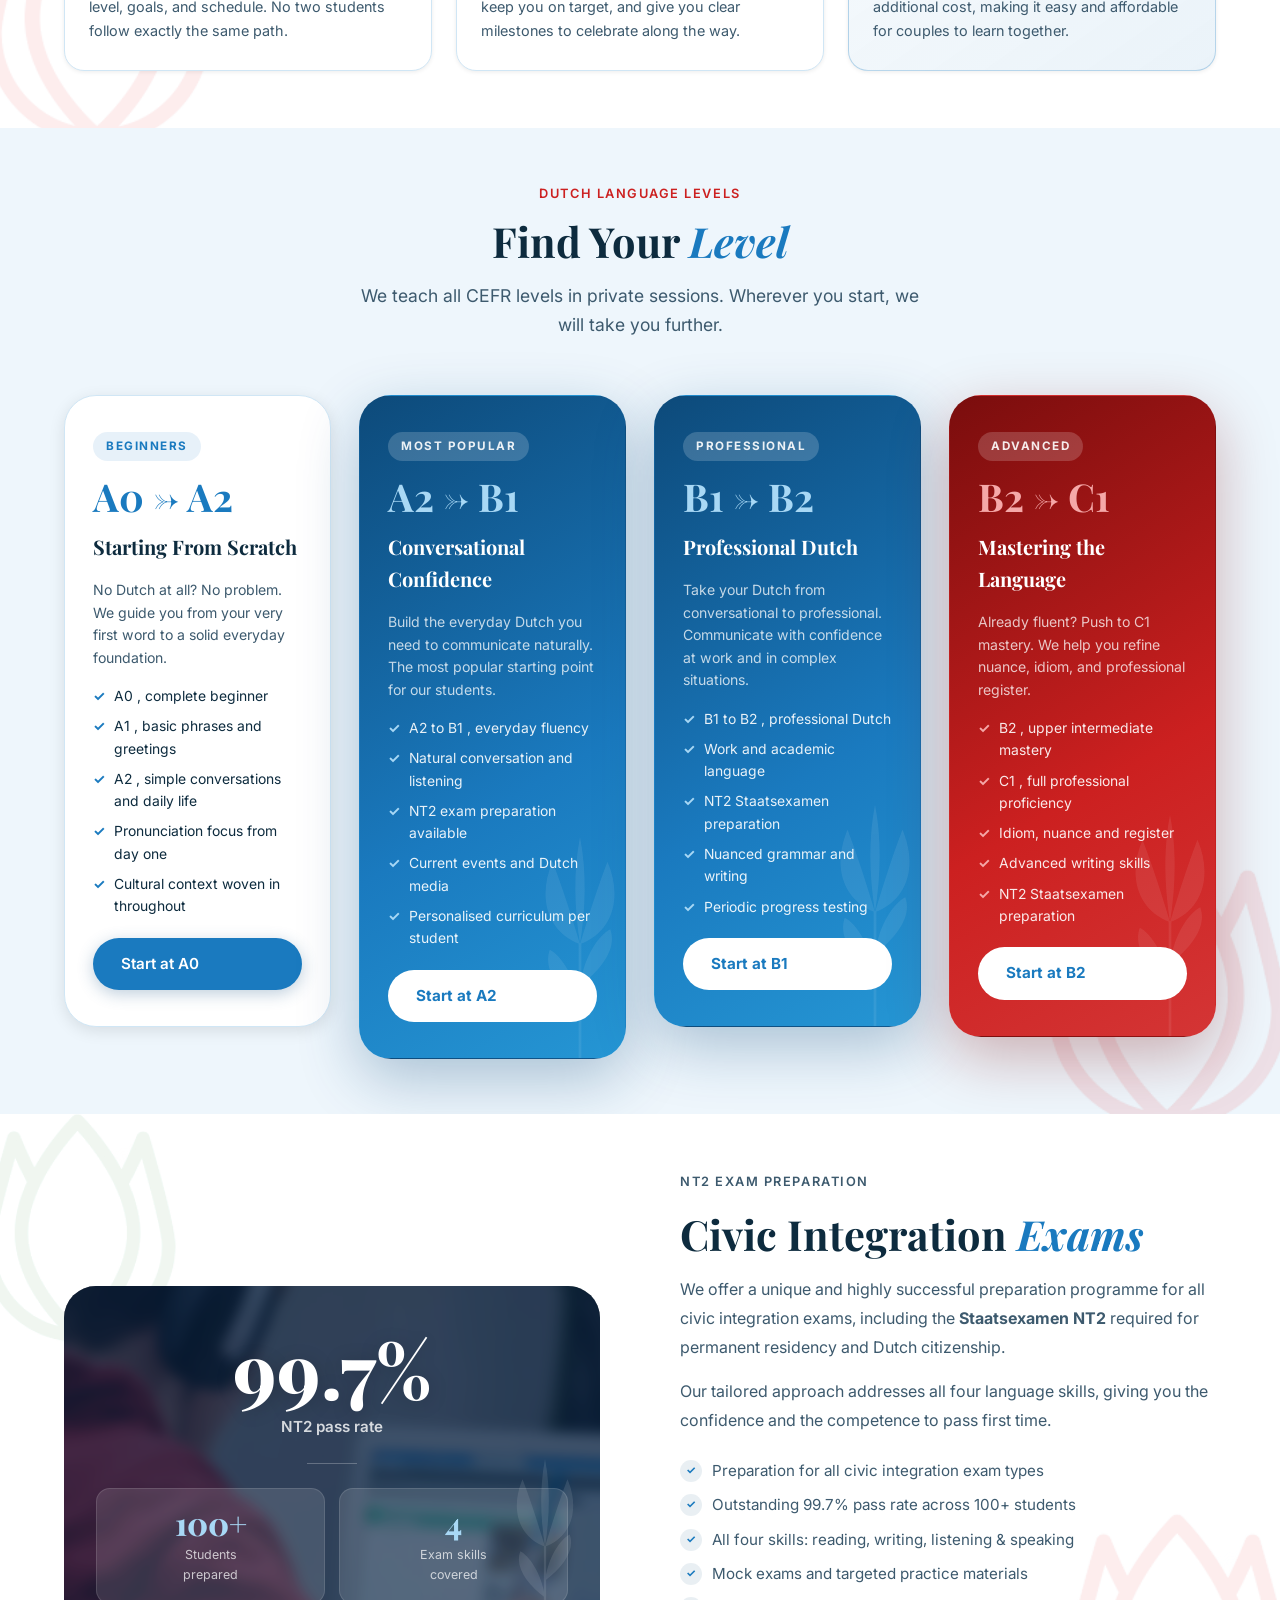
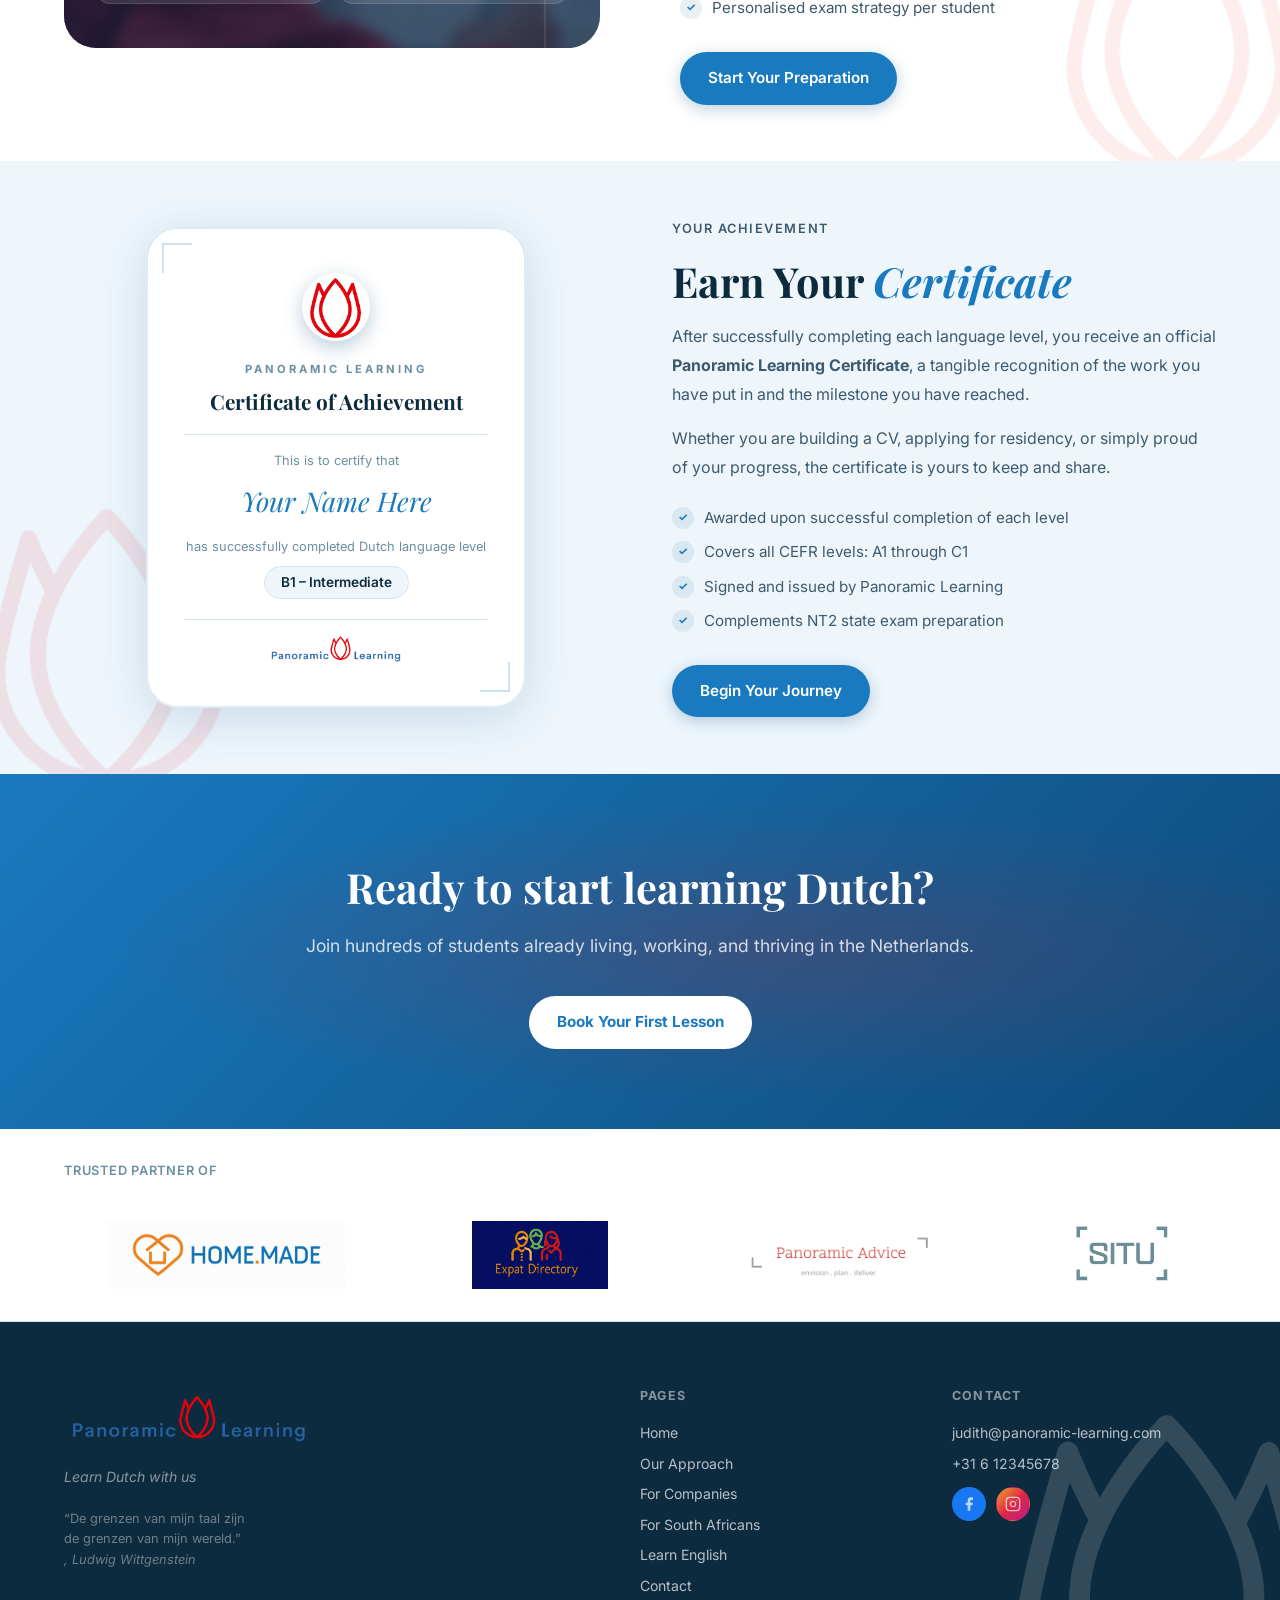
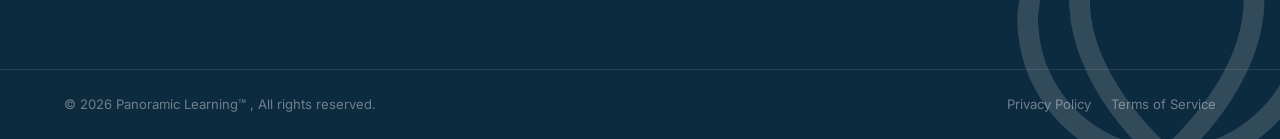
<file: approach.html>
﻿<!DOCTYPE html>
<html lang="en">

<head>
  <meta charset="UTF-8" />
  <meta name="viewport" content="width=device-width, initial-scale=1.0" />
  <title>Our Approach - Panoramic Learning</title>
  <meta name="description"
    content="Private Dutch lessons via Google Meet. 55 minutes, flexible scheduling, one dedicated tutor. All CEFR levels A0 to C1. 99.7% NT2 pass rate." />
  <meta name="robots" content="noindex, nofollow" />
  <link rel="icon" type="image/png" href="images/logo.png" />
  <link rel="preconnect" href="https://fonts.googleapis.com" />
  <link rel="preconnect" href="https://fonts.gstatic.com" crossorigin />
  <link
    href="https://fonts.googleapis.com/css2?family=Playfair+Display:ital,wght@0,400;0,600;0,700;1,400;1,600;1,700&family=Inter:wght@300;400;500;600;700;800&display=swap"
    rel="stylesheet" />
  <link rel="stylesheet" href="style.css" />
  <link rel="stylesheet" href="flag-icons.min.css">
  <style>
    /* ===== OUR APPROACH - PAGE-SPECIFIC STYLES ===== */
    .hero-card.hero-card--main {
      background-image: url('images/approach.png');
      background-size: cover;
      background-position: center;
      border: 3px solid rgba(255, 255, 255, .2);
      min-width: 450px;
    }

    /* Shorter hero for inner pages */
    .hero.page-hero {
      min-height: 72vh;
    }

    /* Active nav link */
    .main-menu a.nav-active {
      color: var(--clr-accent) !important;
      font-weight: 600;
    }

    /* ---------- HOW WE WORK: 3x3 feature cards ---------- */
    .approach-grid {
      display: grid;
      grid-template-columns: repeat(3, 1fr);
      gap: 24px;
      margin-top: 48px;
    }

    .approach-card {
      background: #fff;
      border-radius: var(--radius-lg);
      padding: 28px 24px;
      box-shadow: var(--shadow-sm);
      border: 1px solid var(--clr-border);
      display: flex;
      flex-direction: column;
      gap: 10px;
      transition: transform 0.22s ease, box-shadow 0.22s ease;
    }

    .approach-card:hover {
      transform: translateY(-5px);
      box-shadow: var(--shadow-lg);
    }

    .approach-card--accent {
      border-color: rgba(26, 122, 191, 0.28);
      background: linear-gradient(145deg, rgba(26, 122, 191, 0.04), rgba(26, 122, 191, 0.09));
    }

    .approach-card-icon {
      font-size: 2.2rem;
      line-height: 1;
      margin-bottom: 2px;
    }

    .approach-card h3 {
      font-family: var(--font-heading);
      font-size: 1.05rem;
      color: var(--clr-dark);
      margin: 0;
      font-weight: 600;
    }

    .approach-card p {
      font-size: 0.9rem;
      color: var(--clr-mid);
      margin: 0;
      line-height: 1.65;
    }

    /* ---------- LEVELS: 3 cards, middle featured ---------- */
    .levels-grid {
      display: grid;
      grid-template-columns: repeat(4, 1fr);
      gap: 28px;
      margin-top: 48px;
      align-items: start;
    }

    .level-card {
      border-radius: var(--radius-xl);
      padding: 36px 28px;
      background: #fff;
      box-shadow: var(--shadow-md);
      border: 1.5px solid var(--clr-border);
      display: flex;
      flex-direction: column;
      gap: 16px;
      position: relative;
      overflow: hidden;
      transition: transform 0.22s, box-shadow 0.22s;
    }

    .level-card:hover {
      transform: translateY(-4px);
      box-shadow: var(--shadow-lg);
    }

    .level-card--featured {
      background: linear-gradient(150deg, #0d4a7a 0%, #1a7abf 60%, #2596d4 100%);
      border-color: transparent;
      transform: scale(1.05);
      box-shadow: 0 20px 60px rgba(13, 74, 122, 0.30);
    }

    .level-card--featured:hover {
      transform: scale(1.05) translateY(-4px);
    }

    .level-badge {
      display: inline-flex;
      background: rgba(26, 122, 191, 0.10);
      color: var(--clr-primary);
      font-weight: 700;
      font-size: 0.73rem;
      letter-spacing: 1.5px;
      text-transform: uppercase;
      padding: 5px 13px;
      border-radius: 999px;
      width: fit-content;
    }

    .level-card--featured .level-badge {
      background: rgba(255, 255, 255, 0.18);
      color: rgba(255, 255, 255, 0.9);
    }

    .level-range {
      font-family: var(--font-heading);
      font-size: 2.4rem;
      font-weight: 700;
      color: var(--clr-primary);
      line-height: 1;
    }

    .level-card--featured .level-range {
      color: #a8d8f5;
    }

    .level-card h3 {
      font-family: var(--font-heading);
      font-size: 1.25rem;
      color: var(--clr-dark);
      margin: 0;
    }

    .level-card--featured h3 {
      color: #fff;
    }

    .level-card>p {
      font-size: 0.88rem;
      color: var(--clr-mid);
      line-height: 1.6;
      margin: 0;
    }

    .level-card--featured>p {
      color: rgba(255, 255, 255, 0.75);
    }

    .level-card ul {
      margin: 0;
      padding: 0;
      list-style: none;
      display: flex;
      flex-direction: column;
      gap: 8px;
    }

    .level-card ul li {
      display: flex;
      align-items: flex-start;
      gap: 9px;
      font-size: 0.87rem;
      color: var(--clr-dark);
    }

    .level-card ul li::before {
      content: '\2713';
      color: var(--clr-primary);
      font-weight: 700;
      flex-shrink: 0;
    }

    .level-card--featured ul li {
      color: rgba(255, 255, 255, 0.9);
    }

    .level-card--featured ul li::before {
      color: #a8d8f5;
    }

    .level-card--accent {
      background: linear-gradient(150deg, #7a0d0d 0%, #cc2020 60%, #d43535 100%);
      border-color: transparent;
      box-shadow: 0 20px 60px rgba(122, 13, 13, 0.30);
    }

    .level-card--accent:hover {
      transform: translateY(-4px);
      box-shadow: 0 24px 70px rgba(122, 13, 13, 0.38);
    }

    .level-card--accent .level-badge {
      background: rgba(255, 255, 255, 0.18);
      color: rgba(255, 255, 255, 0.9);
    }

    .level-card--accent .level-range {
      color: #f5a8a8;
    }

    .level-card--accent h3 {
      color: #fff;
    }

    .level-card--accent > p {
      color: rgba(255, 255, 255, 0.75);
    }

    .level-card--accent ul li {
      color: rgba(255, 255, 255, 0.9);
    }

    .level-card--accent ul li::before {
      color: #f5a8a8;
    }

    /* ---------- CERTIFICATE ---------- */
    .cert-wrap {
      display: grid;
      grid-template-columns: 1fr 1fr;
      gap: 64px;
      align-items: center;
    }

    .cert-visual {
      display: flex;
      justify-content: center;
    }

    .cert-card {
      background: #fff;
      border-radius: var(--radius-xl);
      box-shadow: 0 10px 50px rgba(13, 74, 122, 0.16);
      padding: 44px 36px;
      text-align: center;
      border: 2px solid rgba(26, 122, 191, 0.14);
      position: relative;
      max-width: 380px;
      width: 100%;
    }

    /* Corner decorations */
    .cert-card::before,
    .cert-card::after {
      content: '';
      position: absolute;
      width: 30px;
      height: 30px;
      border-color: rgba(26, 122, 191, 0.22);
      border-style: solid;
    }

    .cert-card::before {
      top: 14px;
      left: 14px;
      border-width: 2px 0 0 2px;
    }

    .cert-card::after {
      bottom: 14px;
      right: 14px;
      border-width: 0 2px 2px 0;
    }

    .cert-seal {
      width: 68px;
      height: 68px;
      background-image: url('images/logo.png');
      background-size: cover;
      border-radius: 50%;
      display: flex;
      align-items: center;
      justify-content: center;
      margin: 0 auto 20px;
      font-size: 1.9rem;
      box-shadow: 0 6px 20px rgba(13, 74, 122, 0.28);
    }

    .cert-eyebrow {
      font-size: 0.7rem;
      font-weight: 700;
      letter-spacing: 3px;
      text-transform: uppercase;
      color: var(--clr-light);
      margin-bottom: 6px;
    }

    .cert-title {
      font-family: var(--font-heading);
      font-size: 1.3rem;
      color: var(--clr-dark);
      margin-bottom: 0;
    }

    .cert-divider {
      border: none;
      border-top: 1px solid var(--clr-border);
      margin: 16px 0;
    }

    .cert-subtitle {
      font-size: 0.8rem;
      color: var(--clr-light);
      margin-bottom: 8px;
    }

    .cert-name {
      font-family: var(--font-heading);
      font-size: 1.7rem;
      font-style: italic;
      color: var(--clr-primary);
      margin: 4px 0 14px;
    }

    .cert-level-badge {
      font-size: 0.85rem;
      font-weight: 600;
      color: var(--clr-dark);
      background: var(--clr-bg-alt);
      padding: 5px 16px;
      border-radius: 999px;
      border: 1px solid var(--clr-border);
      display: inline-block;
    }

    .cert-footer-line {
      display: flex;
      align-items: center;
      justify-content: center;
      gap: 10px;
      margin-top: 20px;
      padding-top: 16px;
      border-top: 1px solid var(--clr-border);
    }

    .cert-logo-img {
      height: 26px;
    }

    .cert-year {
      font-size: 0.75rem;
      color: var(--clr-light);
    }

    /* ---------- RESPONSIVE ---------- */
    @media (max-width: 960px) {
      .approach-grid {
        grid-template-columns: repeat(2, 1fr);
      }

      .levels-grid {
        grid-template-columns: repeat(2, 1fr);
      }

      .level-card--featured {
        transform: none;
      }

      .level-card--featured:hover {
        transform: translateY(-4px);
      }

      .cert-wrap {
        grid-template-columns: 1fr;
        gap: 40px;
      }
    }

    @media (max-width: 600px) {
      .approach-grid {
        grid-template-columns: 1fr;
      }

      .levels-grid {
        grid-template-columns: 1fr;
      }

      .hero.page-hero {
        min-height: 60vh;
      }

      /* Prevent hero card min-width from overflowing on phones */
      .hero-card.hero-card--main {
        min-width: 0;
        width: 100%;
      }

      /* Keep level cards readable at small sizes */
      .level-card {
        padding: 28px 20px;
      }

      .level-range {
        font-size: 1.9rem;
      }
    }
  </style>
</head>

<body>

  <!-- ========== HEADER ========== -->
  <header class="site-header" id="site-header">
    <div class="container header-inner">
      <a href="index.html" class="logo">
        <span class="logo-highlight logo-highlight--full">
          <img src="images/full-logo.png" alt="Panoramic Learning" class="logo-img logo-img--full" />
        </span>
        <span class="logo-highlight logo-highlight--tulip">
          <img src="images/logo.png" alt="Panoramic Learning Tulip Logo" class="logo-img logo-img--tulip" />
        </span>
      </a>
      <nav class="main-nav" id="main-nav">
        <ul class="main-menu">
          <li><a href="approach.html" class="nav-active">Our Approach</a></li>
          <li><a href="companies.html">For Companies</a></li>
          <li><a href="south-africans.html">For South Africans</a></li>
          <li><a href="english.html">Learn English</a></li>
          <li><a href="contact.html">Contact us</a></li>
        </ul>
      </nav>
      <div class="header-actions">
        <button class="hamburger" id="hamburger" aria-label="Toggle menu" aria-expanded="false">
          <span></span><span></span><span></span>
        </button>
      </div>
    </div>
  </header>

  <!-- ========== PAGE HERO ========== -->
  <section class="hero page-hero" id="approach-top">
    <div class="hero-bg"></div>
    <div class="container hero-inner">

      <!-- Left: heading + actions + stats -->
      <div class="hero-content slide-in-left">
        <p class="hero-eyebrow">How We Teach</p>
        <h1 class="hero-title">Our <em style="font-style:italic;color:#a8d8f5;">Approach</em></h1>
        <p class="hero-sub">Private, personal, and flexible Dutch lessons designed for real, lasting results. Online via
          Google Meet, available to learners worldwide.</p>
        <div class="hero-actions fade-up anim-delay-1">
          <a href="index.html#booking" class="btn btn-primary">Book Your First Lesson</a>
          <a href="#how-we-work" class="btn btn-outline">See How It Works</a>
        </div>
        <div class="hero-stats fade-up anim-delay-2">
          <div class="stat"><strong>55</strong><span>Min per lesson</span></div>
          <div class="stat"><strong>20+</strong><span>Expert tutors</span></div>
          <div class="stat"><strong>99.7%</strong><span>NT2 pass rate</span></div>
        </div>
      </div>

      <!-- Right: CEFR journey card + floating badges -->
      <div class="hero-visual slide-in-right">
        <div class="hero-card hero-card--main"></div>
        <div class="hero-card hero-card--float hero-card--float-1">
          <span class="badge-dot badge-dot--green"></span>
          <span>55 min per lesson</span>
        </div>
        <div class="hero-card hero-card--float hero-card--float-2">
          <strong>Same tutor</strong>
          <span>Every session</span>
        </div>
      </div>
    </div>

    <!-- Logo watermark decorations -->
    <div aria-hidden="true"
      style="position:absolute;left:-180px;bottom:-90px;opacity:0.13;z-index:0;pointer-events:none;">
      <img src="images/black-logo.png" alt="" style="width:600px;height:auto;display:block;" />
    </div>
    <div aria-hidden="true"
      style="position:absolute;right:-180px;bottom:-90px;opacity:0.13;z-index:0;pointer-events:none;">
      <img src="images/black-logo.png" alt="" style="width:600px;height:auto;display:block;" />
    </div>

    <div class="hero-wave">
      <svg viewBox="0 0 1440 60" preserveAspectRatio="none">
        <path d="M0,30 C360,60 1080,0 1440,30 L1440,60 L0,60 Z" fill="#ffffff" />
      </svg>
    </div>
  </section>

  <!-- ========== HOW WE WORK ========== -->
  <section class="section" id="how-we-work">
    <!-- tulip logo watermarks -->
    <div aria-hidden="true" style="position:absolute;left:-50px;bottom:-30px;opacity:0.07;z-index:0;pointer-events:none;"><img src="images/logo.png" alt="" style="width:300px;height:auto;display:block;"></div>
    <div aria-hidden="true" style="position:absolute;right:-50px;top:-20px;opacity:0.06;z-index:0;pointer-events:none;"><img src="images/logo.png" alt="" style="width:260px;height:auto;display:block;filter:hue-rotate(150deg);"></div>

    <div class="container">
      <div class="section-header fade-up">
        <p class="section-eyebrow">How We Teach</p>
        <h2 class="section-title">Private, Personal, <em>Flexible</em></h2>
        <p class="section-sub">Every element of our lessons is designed around one goal: your progress, at your pace.
        </p>
      </div>

      <div class="approach-grid">

        <div class="approach-card approach-card--accent fade-up anim-delay-1">
          <div class="approach-card-icon">&#x1F5A5;&#xFE0F;</div>
          <h3>Private lessons via Google Meet</h3>
          <p>One-on-one video sessions in a virtual classroom. No commuting, no classrooms, just you and your dedicated
            tutor.</p>
        </div>

        <div class="approach-card fade-up anim-delay-2">
          <div class="approach-card-icon">&#x23F1;&#xFE0F;</div>
          <h3>55 minutes per lesson</h3>
          <p>Each lesson is carefully structured for maximum focus. Long enough to make real progress, concise enough to
            stay energised.</p>
        </div>

        <div class="approach-card fade-up anim-delay-3">
          <div class="approach-card-icon">&#x1F4C5;</div>
          <h3>Once or twice per week</h3>
          <p>Choose a learning rhythm that fits your life. Weekly for steady progress, twice weekly for faster
            advancement.</p>
        </div>

        <div class="approach-card approach-card--accent fade-up anim-delay-1">
          <div class="approach-card-icon">&#x1F550;</div>
          <h3>Flexible scheduling</h3>
          <p>Available any day between 5:00 and 24:00 CET. Our global team spans time zones so there is always a slot
            that works for you.</p>
        </div>

        <div class="approach-card approach-card--accent fade-up anim-delay-2">
          <div class="approach-card-icon">&#x1F464;</div>
          <h3>One tutor, every time</h3>
          <p>You work with the same dedicated tutor session after session. They know your progress, your goals, and your
            learning style.</p>
        </div>

        <div class="approach-card fade-up anim-delay-3">
          <div class="approach-card-icon">&#x1F4DA;</div>
          <h3>Solid curriculum</h3>
          <p>Four e-books developed by the University of Groningen for intermediate and highly educated professionals.
            Covers A1 through C1.</p>
        </div>

        <div class="approach-card fade-up anim-delay-1">
          <div class="approach-card-icon">&#x1F3AF;</div>
          <h3>Personalised guidance</h3>
          <p>Your tutor customises every lesson to your level, goals, and schedule. No two students follow exactly the
            same path.</p>
        </div>

        <div class="approach-card fade-up anim-delay-2">
          <div class="approach-card-icon">&#x1F4CA;</div>
          <h3>Periodic testing</h3>
          <p>Regular assessments track your progress, keep you on target, and give you clear milestones to celebrate
            along the way.</p>
        </div>

        <div class="approach-card approach-card--accent fade-up anim-delay-3">
          <div class="approach-card-icon">&#x1F491;</div>
          <h3>Partners join for free</h3>
          <p>Registered partners can join lessons without additional cost, making it easy and affordable for couples to
            learn together.</p>
        </div>

      </div>
    </div>
  </section>

  <!-- ========== LEVELS ========== -->
  <section class="section section--alt" id="levels">
    <!-- tulip logo watermarks -->
    <div aria-hidden="true" style="position:absolute;right:-50px;bottom:-30px;opacity:0.09;z-index:0;pointer-events:none;"><img src="images/logo.png" alt="" style="width:320px;height:auto;display:block;"></div>

    <div class="container">
      <div class="section-header fade-up">
        <p class="section-eyebrow">Dutch Language Levels</p>
        <h2 class="section-title">Find Your <em>Level</em></h2>
        <p class="section-sub">We teach all CEFR levels in private sessions. Wherever you start, we will take you
          further.</p>
      </div>

      <div class="levels-grid">

        <!-- Beginners -->
        <div class="level-card fade-up anim-delay-1">
          <div class="level-badge">Beginners</div>
          <div class="level-range">A0 &#x2192; A2</div>
          <h3>Starting From Scratch</h3>
          <p>No Dutch at all? No problem. We guide you from your very first word to a solid everyday foundation.</p>
          <ul>
            <li>A0 , complete beginner</li>
            <li>A1 , basic phrases and greetings</li>
            <li>A2 , simple conversations and daily life</li>
            <li>Pronunciation focus from day one</li>
            <li>Cultural context woven in throughout</li>
          </ul>
          <a href="index.html#booking" class="btn btn-primary" style="margin-top:4px;">Start at A0</a>
        </div>

        <!-- Intermediate A2–B1 (featured) -->
        <div class="level-card level-card--featured fade-up anim-delay-2">
          <!-- Tulip watermark inside card -->
          <svg aria-hidden="true" viewBox="0 0 80 200" xmlns="http://www.w3.org/2000/svg"
            style="position:absolute;bottom:-10px;right:-10px;width:110px;opacity:0.08;pointer-events:none;">
            <path d="M40,200 L40,110" fill="none" stroke="#fff" stroke-width="2" stroke-linecap="round" />
            <path d="M40,155 C24,143 13,128 18,114 C26,118 37,134 40,155Z" fill="#fff" />
            <path d="M40,140 C56,128 67,113 62,99 C54,103 43,118 40,140Z" fill="#fff" />
            <path d="M40,110 C16,101 9,76 20,50 C27,68 34,90 40,110Z" fill="#fff" />
            <path d="M40,110 C36,84 35,58 40,32 C45,58 44,84 40,110Z" fill="#fff" />
            <path d="M40,110 C64,101 71,76 60,50 C53,68 46,90 40,110Z" fill="#fff" />
          </svg>
          <div class="level-badge">Most popular</div>
          <div class="level-range">A2 &#x2192; B1</div>
          <h3>Conversational Confidence</h3>
          <p>Build the everyday Dutch you need to communicate naturally. The most popular starting point for our students.</p>
          <ul>
            <li>A2 to B1 , everyday fluency</li>
            <li>Natural conversation and listening</li>
            <li>NT2 exam preparation available</li>
            <li>Current events and Dutch media</li>
            <li>Personalised curriculum per student</li>
          </ul>
          <a href="index.html#booking" class="btn btn-white" style="margin-top:4px;">Start at A2</a>
        </div>

        <!-- Intermediate B1–B2 (featured) -->
        <div class="level-card level-card--featured fade-up anim-delay-3">
          <!-- Tulip watermark inside card -->
          <svg aria-hidden="true" viewBox="0 0 80 200" xmlns="http://www.w3.org/2000/svg"
            style="position:absolute;bottom:-10px;right:-10px;width:110px;opacity:0.08;pointer-events:none;">
            <path d="M40,200 L40,110" fill="none" stroke="#fff" stroke-width="2" stroke-linecap="round" />
            <path d="M40,155 C24,143 13,128 18,114 C26,118 37,134 40,155Z" fill="#fff" />
            <path d="M40,140 C56,128 67,113 62,99 C54,103 43,118 40,140Z" fill="#fff" />
            <path d="M40,110 C16,101 9,76 20,50 C27,68 34,90 40,110Z" fill="#fff" />
            <path d="M40,110 C36,84 35,58 40,32 C45,58 44,84 40,110Z" fill="#fff" />
            <path d="M40,110 C64,101 71,76 60,50 C53,68 46,90 40,110Z" fill="#fff" />
          </svg>
          <div class="level-badge">Professional</div>
          <div class="level-range">B1 &#x2192; B2</div>
          <h3>Professional Dutch</h3>
          <p>Take your Dutch from conversational to professional. Communicate with confidence at work and in complex situations.</p>
          <ul>
            <li>B1 to B2 , professional Dutch</li>
            <li>Work and academic language</li>
            <li>NT2 Staatsexamen preparation</li>
            <li>Nuanced grammar and writing</li>
            <li>Periodic progress testing</li>
          </ul>
          <a href="index.html#booking" class="btn btn-white" style="margin-top:4px;">Start at B1</a>
        </div>

        <!-- Advanced -->
        <div class="level-card level-card--accent fade-up anim-delay-3" style="animation-delay:0.45s">
          <!-- Tulip watermark inside card -->
          <svg aria-hidden="true" viewBox="0 0 80 200" xmlns="http://www.w3.org/2000/svg"
            style="position:absolute;bottom:-10px;right:-10px;width:110px;opacity:0.08;pointer-events:none;">
            <path d="M40,200 L40,110" fill="none" stroke="#fff" stroke-width="2" stroke-linecap="round" />
            <path d="M40,155 C24,143 13,128 18,114 C26,118 37,134 40,155Z" fill="#fff" />
            <path d="M40,140 C56,128 67,113 62,99 C54,103 43,118 40,140Z" fill="#fff" />
            <path d="M40,110 C16,101 9,76 20,50 C27,68 34,90 40,110Z" fill="#fff" />
            <path d="M40,110 C36,84 35,58 40,32 C45,58 44,84 40,110Z" fill="#fff" />
            <path d="M40,110 C64,101 71,76 60,50 C53,68 46,90 40,110Z" fill="#fff" />
          </svg>
          <div class="level-badge">Advanced</div>
          <div class="level-range">B2 &#x2192; C1</div>
          <h3>Mastering the Language</h3>
          <p>Already fluent? Push to C1 mastery. We help you refine nuance, idiom, and professional register.</p>
          <ul>
            <li>B2 , upper intermediate mastery</li>
            <li>C1 , full professional proficiency</li>
            <li>Idiom, nuance and register</li>
            <li>Advanced writing skills</li>
            <li>NT2 Staatsexamen preparation</li>
          </ul>
          <a href="index.html#booking" class="btn btn-white" style="margin-top:4px;">Start at B2</a>
        </div>

      </div>
    </div>
  </section>

  <!-- ========== CIVIC INTEGRATION EXAMS ========== -->
  <section class="section about" id="nt2">
    <!-- tulip logo watermarks -->
    <div aria-hidden="true" style="position:absolute;right:-50px;bottom:-30px;opacity:0.07;z-index:0;pointer-events:none;"><img src="images/logo.png" alt="" style="width:300px;height:auto;display:block;"></div>
    <div aria-hidden="true" style="position:absolute;left:-50px;top:-20px;opacity:0.06;z-index:0;pointer-events:none;"><img src="images/logo.png" alt="" style="width:260px;height:auto;display:block;filter:hue-rotate(150deg);"></div>

    <div class="container about-grid">

      <!-- Left: stats visual box -->
      <div class="about-image-wrap slide-in-left">
        <div
          style="border-radius:var(--radius-xl);overflow:hidden;position:relative;min-height:360px;display:flex;flex-direction:column;align-items:center;justify-content:center;gap:24px;padding:44px 32px;width:100%;">
          <!-- Blurred background image -->
          <div style="position:absolute;inset:0;background:url('images/exam.jpg') center/cover no-repeat;filter:blur(6px) brightness(0.45);transform:scale(1.08);z-index:0;"></div>
          <!-- Blue tint overlay -->
          <div style="position:absolute;inset:0;background:rgba(10,50,100,0.45);z-index:1;"></div>
          <!-- Content above blur -->
          <div style="position:relative;z-index:2;display:flex;flex-direction:column;align-items:center;gap:24px;width:100%;">
          <!-- Big stat -->
          <div style="text-align:center;">
            <div
              style="font-family:var(--font-heading);font-size:4.8rem;font-weight:800;color:#fff;line-height:1;text-shadow:0 2px 20px rgba(0,0,0,0.2);">
              99.7%</div>
            <div style="color:rgba(255,255,255,0.8);font-size:0.95rem;font-weight:600;margin-top:8px;">NT2 pass rate
            </div>
          </div>
          <div style="width:50px;height:1px;background:rgba(255,255,255,0.25);"></div>
          <!-- Mini stats grid -->
          <div style="display:grid;grid-template-columns:1fr 1fr;gap:14px;width:100%;">
            <div
              style="background:rgba(255,255,255,0.12);border-radius:14px;padding:18px 14px;text-align:center;border:1px solid rgba(255,255,255,0.12);">
              <div style="font-family:var(--font-heading);font-size:2rem;font-weight:800;color:#a8d8f5;line-height:1;">
                100+</div>
              <div style="color:rgba(255,255,255,0.72);font-size:0.78rem;margin-top:6px;">Students<br>prepared</div>
            </div>
            <div
              style="background:rgba(255,255,255,0.12);border-radius:14px;padding:18px 14px;text-align:center;border:1px solid rgba(255,255,255,0.12);">
              <div style="font-family:var(--font-heading);font-size:2rem;font-weight:800;color:#a8d8f5;line-height:1;">4
              </div>
              <div style="color:rgba(255,255,255,0.72);font-size:0.78rem;margin-top:6px;">Exam skills<br>covered</div>
            </div>
          </div>
          </div><!-- end content above blur -->
          <!-- Tulip watermark -->
          <svg aria-hidden="true" viewBox="0 0 80 200" xmlns="http://www.w3.org/2000/svg"
            style="position:absolute;bottom:0;right:10px;width:90px;opacity:0.10;pointer-events:none;z-index:3;">
            <path d="M40,200 L40,110" fill="none" stroke="#fff" stroke-width="2" stroke-linecap="round" />
            <path d="M40,155 C24,143 13,128 18,114 C26,118 37,134 40,155Z" fill="#fff" />
            <path d="M40,140 C56,128 67,113 62,99 C54,103 43,118 40,140Z" fill="#fff" />
            <path d="M40,110 C16,101 9,76 20,50 C27,68 34,90 40,110Z" fill="#fff" />
            <path d="M40,110 C36,84 35,58 40,32 C45,58 44,84 40,110Z" fill="#fff" />
            <path d="M40,110 C64,101 71,76 60,50 C53,68 46,90 40,110Z" fill="#fff" />
          </svg>
        </div>
      </div>

      <!-- Right: content -->
      <div class="about-content slide-in-right">
        <p class="section-eyebrow">NT2 Exam Preparation</p>
        <h2 class="section-title">Civic Integration <em>Exams</em></h2>
        <p>We offer a unique and highly successful preparation programme for all civic integration exams, including the
          <strong>Staatsexamen NT2</strong> required for permanent residency and Dutch citizenship.
        </p>
        <p>Our tailored approach addresses all four language skills, giving you the confidence and the competence to
          pass first time.</p>
        <ul class="about-features">
          <li><span class="feature-icon">&#x2713;</span> Preparation for all civic integration exam types</li>
          <li><span class="feature-icon">&#x2713;</span> Outstanding 99.7% pass rate across 100+ students</li>
          <li><span class="feature-icon">&#x2713;</span> All four skills: reading, writing, listening &amp; speaking
          </li>
          <li><span class="feature-icon">&#x2713;</span> Mock exams and targeted practice materials</li>
          <li><span class="feature-icon">&#x2713;</span> Personalised exam strategy per student</li>
        </ul>
        <a href="index.html#booking" class="btn btn-primary">Start Your Preparation</a>
      </div>
    </div>
  </section>

  <!-- ========== CERTIFICATES ========== -->
  <section class="section section--alt" id="certificates">
    <!-- tulip logo watermarks -->
    <div aria-hidden="true" style="position:absolute;left:-50px;bottom:-30px;opacity:0.09;z-index:0;pointer-events:none;"><img src="images/logo.png" alt="" style="width:320px;height:auto;display:block;"></div>

    <div class="container">
      <div class="cert-wrap">

        <!-- Certificate visual (left) -->
        <div class="cert-visual slide-in-left">
          <div class="cert-card">
            <div class="cert-seal"></div>
            <p class="cert-eyebrow">Panoramic Learning</p>
            <h3 class="cert-title">Certificate of Achievement</h3>
            <hr class="cert-divider" />
            <p class="cert-subtitle">This is to certify that</p>
            <p class="cert-name">Your Name Here</p>
            <p class="cert-subtitle">has successfully completed Dutch language level</p>
            <span class="cert-level-badge">B1 &ndash; Intermediate</span>
            <div class="cert-footer-line">
              <img src="images/full-logo.png" alt="Panoramic Learning" class="cert-logo-img" />
            </div>
          </div>
        </div>

        <!-- Text content (right) -->
        <div class="about-content slide-in-right">
          <p class="section-eyebrow">Your Achievement</p>
          <h2 class="section-title">Earn Your <em>Certificate</em></h2>
          <p>After successfully completing each language level, you receive an official <strong>Panoramic Learning
              Certificate</strong>, a tangible recognition of the work you have put in and the milestone you have
            reached.</p>
          <p>Whether you are building a CV, applying for residency, or simply proud of your progress, the certificate is
            yours to keep and share.</p>
          <ul class="about-features">
            <li><span class="feature-icon">&#x2713;</span> Awarded upon successful completion of each level</li>
            <li><span class="feature-icon">&#x2713;</span> Covers all CEFR levels: A1 through C1</li>
            <li><span class="feature-icon">&#x2713;</span> Signed and issued by Panoramic Learning</li>
            <li><span class="feature-icon">&#x2713;</span> Complements NT2 state exam preparation</li>
          </ul>
          <a href="index.html#booking" class="btn btn-primary">Begin Your Journey</a>
        </div>

      </div>
    </div>
  </section>

  <!-- ========== CTA BAND ========== -->
  <section class="cta-band">
    <!-- tulip logo watermarks -->
    <div class="container cta-band-inner">
      <h2>Ready to start learning Dutch?</h2>
      <p>Join hundreds of students already living, working, and thriving in the Netherlands.</p>
      <a href="index.html#booking" class="btn btn-white">Book Your First Lesson</a>
    </div>
  </section>

  <!-- ========== PARTNERS STRIP ========== -->
  <section class="partners">
    <div class="container">
      <p class="partners-label">Trusted partner of</p>
      <div class="partners-logos">
        <span class="partner-logo"><img src="images/home-made.jpg" alt="Home.Made logo" style="height:68px;" /></span>
        <span class="partner-logo"><img src="images/expat-directory.png" alt="Expat Directory logo"
            style="height:68px;" /></span>
        <span class="partner-logo"><img src="images/panoramic-advice.png" alt="Panoramic Advice logo"
            style="height:68px;" /></span>
        <span class="partner-logo"><img src="images/situ.jpg" alt="Situ logo" style="height:68px;" /></span>
      </div>
    </div>
  </section>

  <!-- ========== FOOTER ========== -->
  <footer class="site-footer">
    <!-- tulip logo watermarks -->
    <div aria-hidden="true" style="position:absolute;right:-60px;bottom:-40px;opacity:0.15;z-index:0;pointer-events:none;"><img src="images/black-logo.png" alt="" style="width:340px;height:auto;display:block;filter:invert(1);"></div>
    <div class="container footer-grid">
      <div class="footer-brand">
        <a href="index.html" class="logo logo--footer">
          <img src="images/full-logo.png" alt="Panoramic Learning" class="logo-img logo-img--footer" />
        </a>
        <p class="footer-tagline">Learn Dutch with us</p>
        <p class="footer-quote">&ldquo;De grenzen van mijn taal zijn<br>de grenzen van mijn wereld.&rdquo;<br><em>,
            Ludwig Wittgenstein</em></p>
      </div>
      <div class="footer-col">
        <h4>Pages</h4>
        <a href="index.html">Home</a>
        <a href="approach.html">Our Approach</a>
        <a href="companies.html">For Companies</a>
        <a href="south-africans.html">For South Africans</a>
        <a href="english.html">Learn English</a>

        <a href="contact.html">Contact</a>
      </div>
      <div class="footer-col">
        <h4>Contact</h4>
        <a href="mailto:judith@panoramic-learning.com" style="white-space:nowrap;">judith@panoramic-learning.com</a>
        <a href="tel:+31612345678" style="white-space:nowrap;">+31 6 12345678</a>
        <div class="social-btns social-btns--footer">
          <a href="https://www.facebook.com/panoramiclearning" target="_blank" rel="noopener"
            class="social-btn social-btn--fb" aria-label="Facebook">
            <svg xmlns="http://www.w3.org/2000/svg" width="16" height="16" viewBox="0 0 24 24" fill="currentColor">
              <path d="M18 2h-3a5 5 0 0 0-5 5v3H7v4h3v8h4v-8h3l1-4h-4V7a1 1 0 0 1 1-1h3z" />
            </svg>
          </a>
          <a href="https://www.instagram.com/panoramic_learning" target="_blank" rel="noopener"
            class="social-btn social-btn--ig" aria-label="Instagram">
            <svg xmlns="http://www.w3.org/2000/svg" width="16" height="16" viewBox="0 0 24 24" fill="none"
              stroke="currentColor" stroke-width="2" stroke-linecap="round" stroke-linejoin="round">
              <rect x="2" y="2" width="20" height="20" rx="5" ry="5" />
              <path d="M16 11.37A4 4 0 1 1 12.63 8 4 4 0 0 1 16 11.37z" />
              <line x1="17.5" y1="6.5" x2="17.51" y2="6.5" />
            </svg>
          </a>
        </div>
      </div>
    </div>
    <div class="footer-bottom">
      <div class="container">
        <p>&copy; 2026 Panoramic Learning&trade; , All rights reserved.</p>
        <div class="footer-legal">
          <a href="#">Privacy Policy</a>
          <a href="#">Terms of Service</a>
        </div>
      </div>
    </div>
  </footer>

  <script src="script.js"></script>
  <script src="scroll-animate.js"></script>
</body>

</html>
</file>
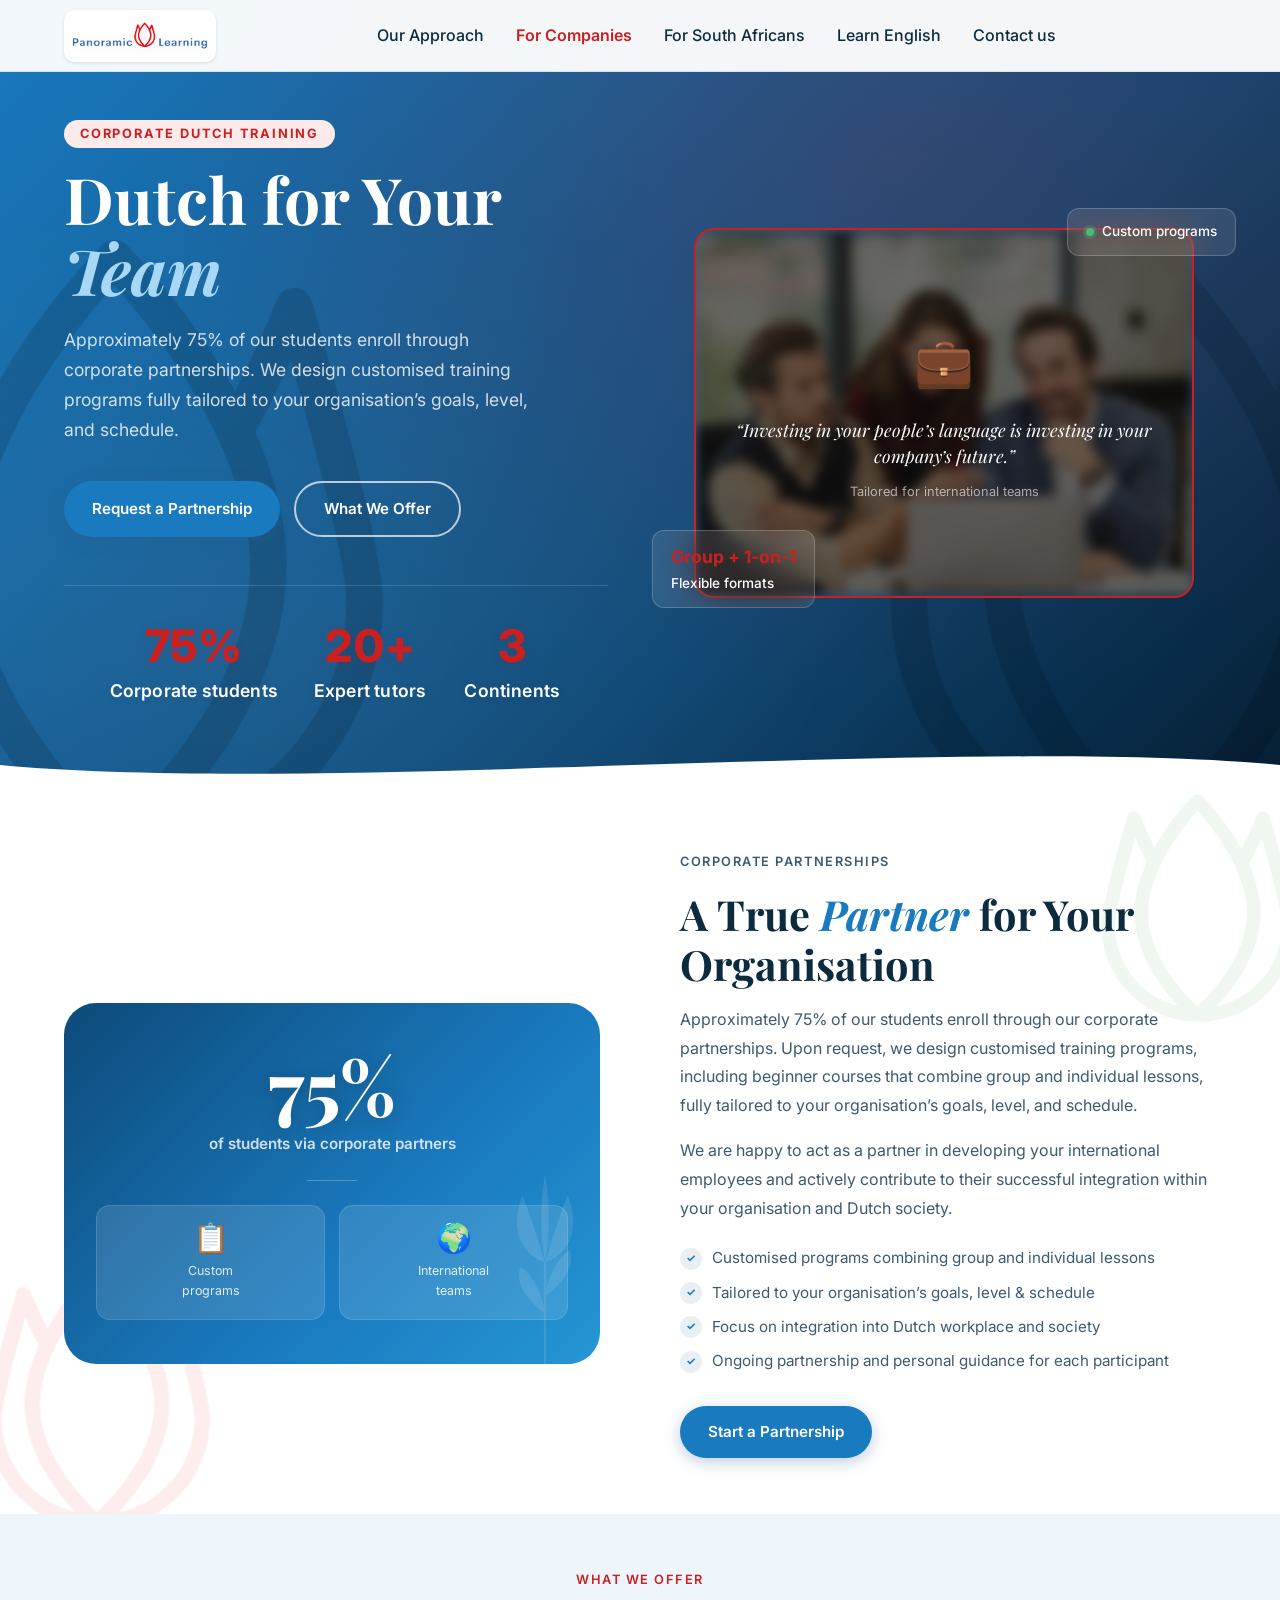
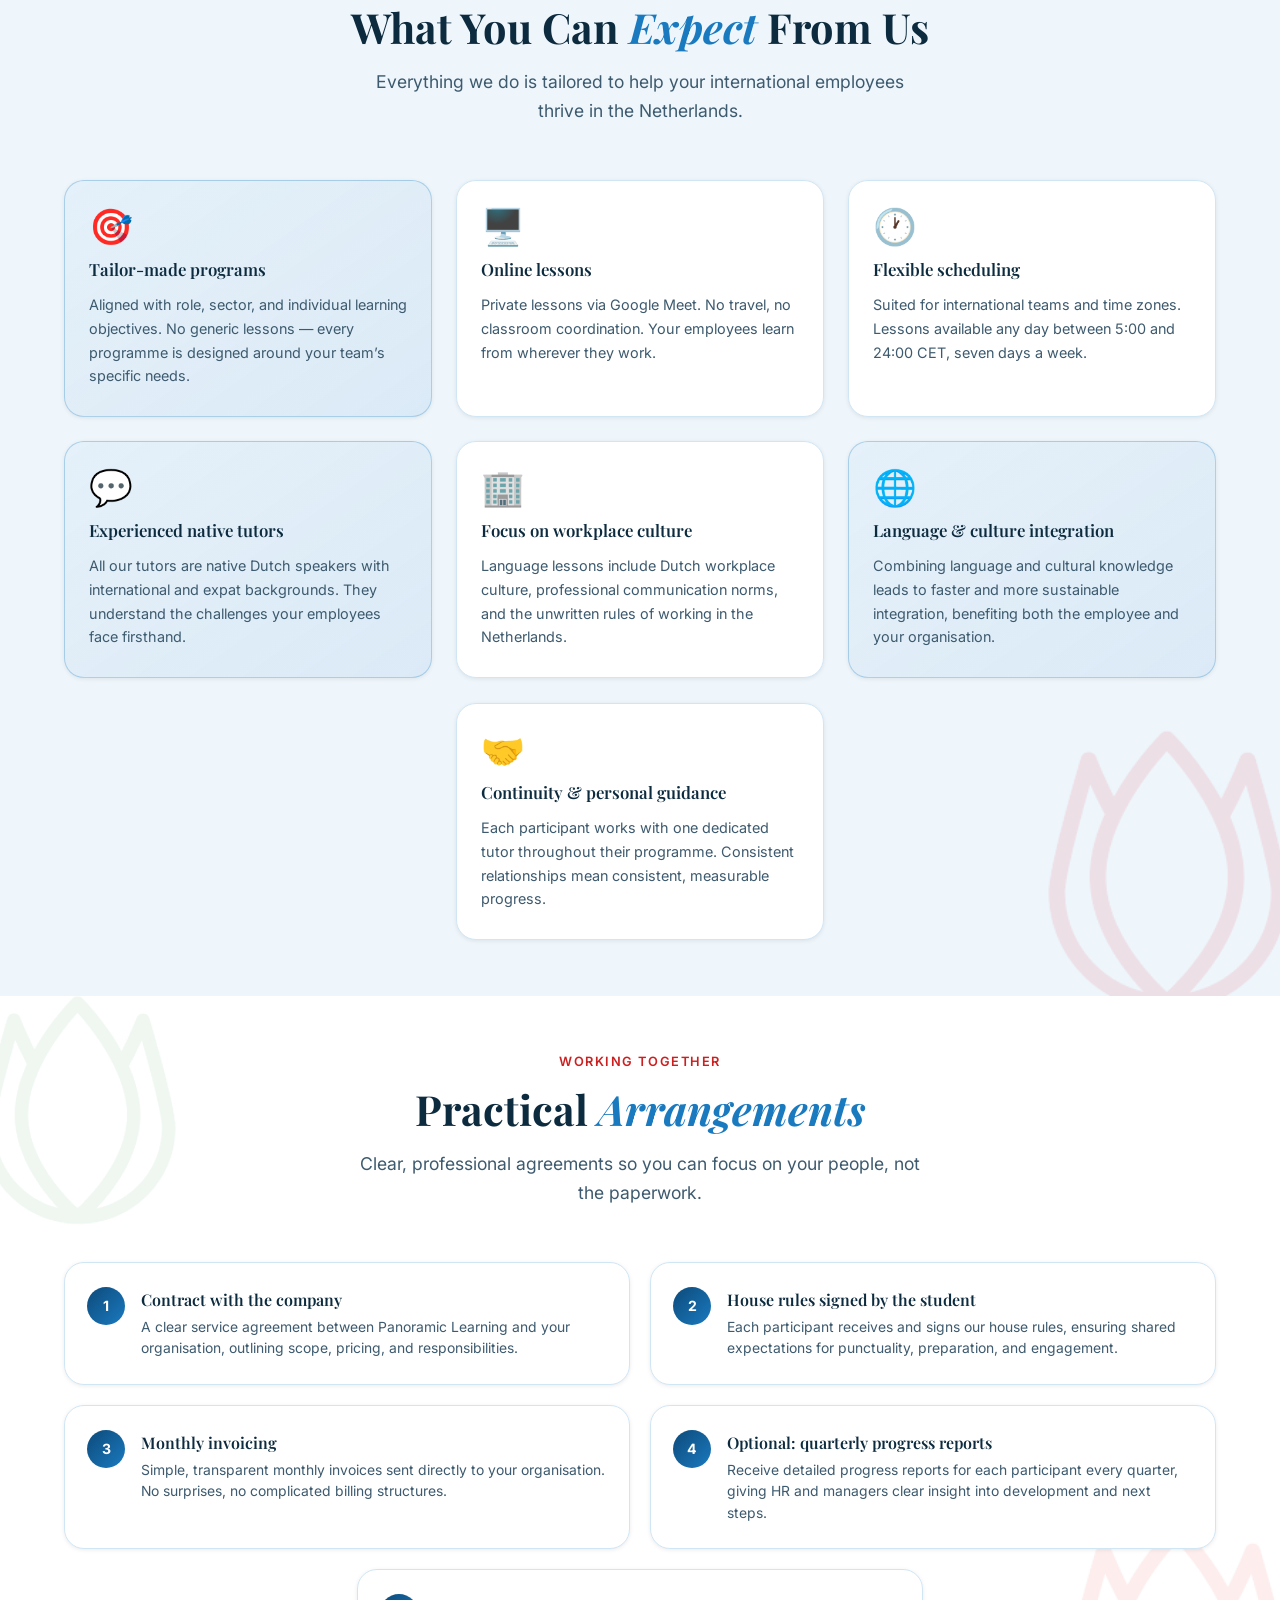
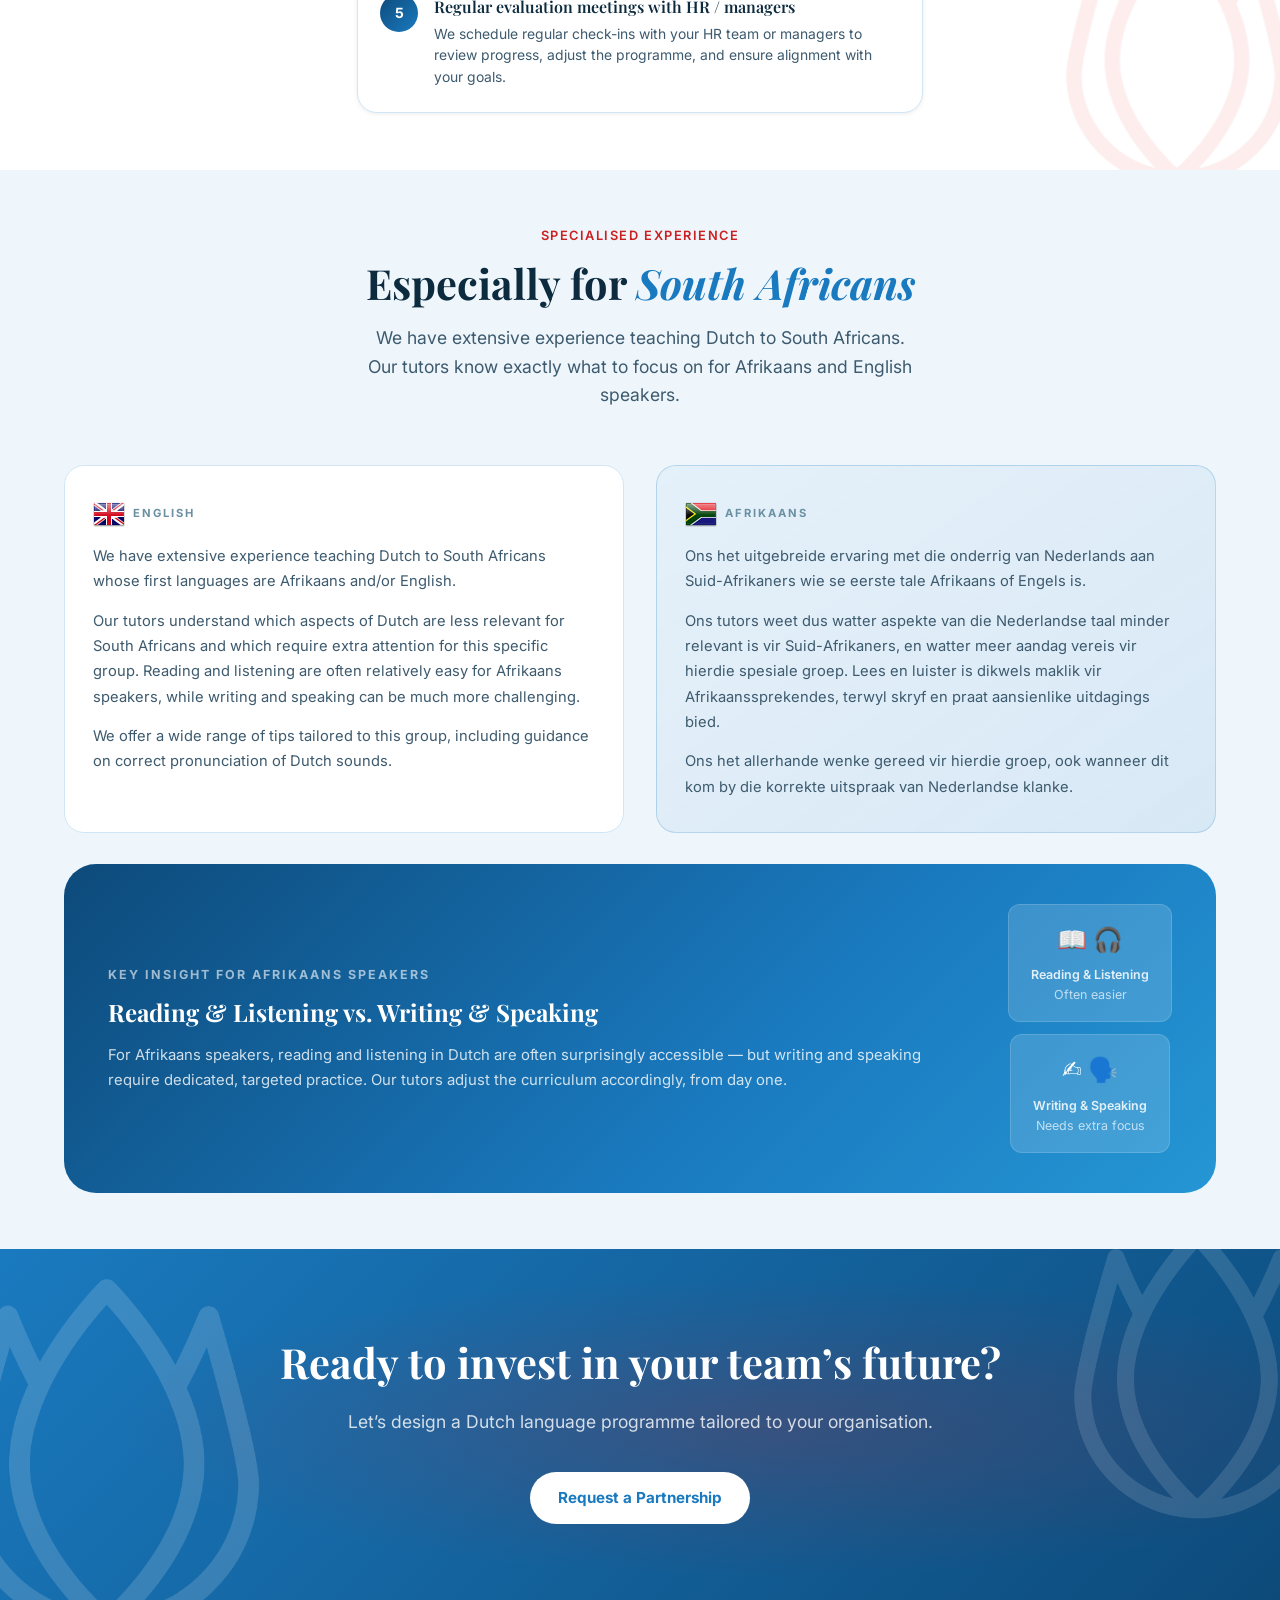
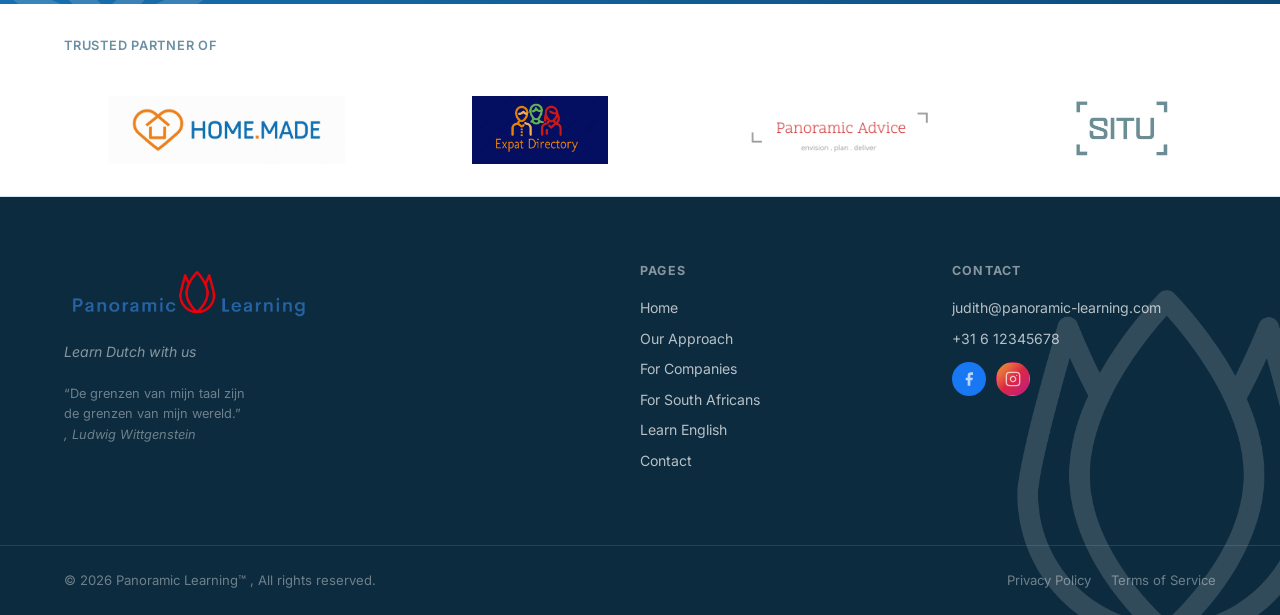
<file: companies.html>
<!DOCTYPE html>
<html lang="en">

<head>
  <meta charset="UTF-8" />
  <meta name="viewport" content="width=device-width, initial-scale=1.0" />
  <title>For Companies - Panoramic Learning</title>
  <meta name="description" content="Corporate Dutch language training. Customised programs for international employees, flexible scheduling, native tutors with expat experience." />
  <meta name="robots" content="noindex, nofollow" />
  <link rel="icon" type="image/png" href="images/logo.png" />
  <link rel="preconnect" href="https://fonts.googleapis.com" />
  <link rel="preconnect" href="https://fonts.gstatic.com" crossorigin />
  <link href="https://fonts.googleapis.com/css2?family=Playfair+Display:ital,wght@0,400;0,600;0,700;1,400;1,600;1,700&family=Inter:wght@300;400;500;600;700;800&display=swap" rel="stylesheet" />
  <link rel="stylesheet" href="style.css" />
  <link rel="stylesheet" href="flag-icons.min.css">

  <style>
    /* ===== FOR COMPANIES - PAGE-SPECIFIC STYLES ===== */
    .hero.page-hero { min-height: 72vh; }
    .main-menu a.nav-active { color: var(--clr-accent) !important; font-weight: 600; }

    /* ---------- FEATURE CARDS GRID (What you can expect) ---------- */
    .features-grid {
      display: grid;
      grid-template-columns: repeat(3, 1fr);
      gap: 24px;
      margin-top: 48px;
    }
    .feature-card:last-child:nth-child(3n+1) {
      grid-column: 2;
    }
    .feature-card {
      background: #fff;
      border-radius: var(--radius-lg);
      padding: 28px 24px;
      box-shadow: var(--shadow-sm);
      border: 1px solid var(--clr-border);
      display: flex;
      flex-direction: column;
      gap: 10px;
      transition: transform 0.22s ease, box-shadow 0.22s ease;
    }
    .feature-card:hover { transform: translateY(-5px); box-shadow: var(--shadow-lg); }
    .feature-card--accent {
      border-color: rgba(26,122,191,0.28);
      background: linear-gradient(145deg, rgba(26,122,191,0.04), rgba(26,122,191,0.09));
    }
    .feature-card-icon { font-size: 2.2rem; line-height: 1; margin-bottom: 2px; }
    .feature-card h3 {
      font-family: var(--font-heading);
      font-size: 1.05rem;
      color: var(--clr-dark);
      margin: 0;
      font-weight: 600;
    }
    .feature-card p { font-size: 0.9rem; color: var(--clr-mid); margin: 0; line-height: 1.65; }

    /* ---------- PRACTICAL ARRANGEMENTS ---------- */
    .arrangements-grid {
      display: grid;
      grid-template-columns: repeat(2, 1fr);
      gap: 20px;
      margin-top: 40px;
    }
    .arrangement-item:last-child:nth-child(2n+1) {
      grid-column: 1 / 3;
      justify-self: center;
      max-width: 566px;
    }
    .arrangement-item {
      background: #fff;
      border-radius: var(--radius-lg);
      padding: 24px 22px;
      box-shadow: var(--shadow-sm);
      border: 1px solid var(--clr-border);
      display: flex;
      align-items: flex-start;
      gap: 16px;
      transition: transform 0.2s ease, box-shadow 0.2s ease;
    }
    .arrangement-item:hover { transform: translateY(-3px); box-shadow: var(--shadow-md); }
    .arrangement-num {
      flex-shrink: 0;
      width: 38px;
      height: 38px;
      border-radius: 50%;
      background: linear-gradient(135deg, #0d4a7a, #1a7abf);
      color: #fff;
      font-weight: 700;
      font-size: 0.88rem;
      display: flex;
      align-items: center;
      justify-content: center;
    }
    .arrangement-item h4 { margin: 0 0 4px; font-family: var(--font-heading); font-size: 1rem; color: var(--clr-dark); font-weight: 600; }
    .arrangement-item p { margin: 0; font-size: 0.87rem; color: var(--clr-mid); line-height: 1.55; }

    /* ---------- SOUTH AFRICANS: bilingual split ---------- */
    .sa-lang-split {
      display: grid;
      grid-template-columns: 1fr 1fr;
      gap: 32px;
      margin-top: 32px;
    }
    .sa-lang-block {
      border-radius: var(--radius-lg);
      padding: 32px 28px;
      border: 1px solid var(--clr-border);
      background: #fff;
    }
    .sa-lang-block--afrikaans {
      background: linear-gradient(145deg, rgba(26,122,191,0.04), rgba(26,122,191,0.10));
      border-color: rgba(26,122,191,0.22);
    }
    .sa-lang-label {
      font-size: 0.7rem;
      font-weight: 700;
      letter-spacing: 2px;
      text-transform: uppercase;
      color: var(--clr-light);
      margin-bottom: 14px;
      display: flex;
      align-items: center;
      gap: 8px;
    }
    .sa-lang-block p { font-size: 0.92rem; color: var(--clr-mid); line-height: 1.72; margin: 0 0 14px; }
    .sa-lang-block p:last-child { margin-bottom: 0; }

    /* ---------- RESPONSIVE ---------- */
    @media (max-width: 960px) {
      .features-grid { grid-template-columns: repeat(2, 1fr); }
      .arrangements-grid { grid-template-columns: 1fr; }
      .sa-lang-split { grid-template-columns: 1fr; }
      /* Reset grid-column tricks that don't work in single-column layout */
      .arrangement-item:last-child:nth-child(2n+1) {
        grid-column: auto;
        max-width: none;
        justify-self: auto;
      }
      .feature-card:last-child:nth-child(3n+1) { grid-column: auto; }
    }
    @media (max-width: 600px) {
      .features-grid { grid-template-columns: 1fr; }
      .feature-card:last-child:nth-child(3n+1) { grid-column: auto; }
      .hero.page-hero { min-height: 60vh; }
      /* Reduce arrangement padding on phones */
      .arrangement-item { padding: 18px 16px; gap: 12px; }
    }
    @media (max-width: 700px) {
      /* Key insight banner: stack and center cards on mobile */
      .key-insight-banner-cards {
        flex-direction: column !important;
        align-items: center !important;
        gap: 12px !important;
      }
      .key-insight-banner-cards > div {
        margin-left: 0 !important;
        margin-right: 0 !important;
        width: 100%;
        max-width: 320px;
      }
    }
  </style>
</head>

<body>

  <!-- ========== HEADER ========== -->
  <header class="site-header" id="site-header">
    <div class="container header-inner">
      <a href="index.html" class="logo">
        <span class="logo-highlight logo-highlight--full">
          <img src="images/full-logo.png" alt="Panoramic Learning" class="logo-img logo-img--full" />
        </span>
        <span class="logo-highlight logo-highlight--tulip">
          <img src="images/logo.png" alt="Panoramic Learning Tulip Logo" class="logo-img logo-img--tulip" />
        </span>
      </a>
      <nav class="main-nav" id="main-nav">
        <ul class="main-menu">
          <li><a href="approach.html">Our Approach</a></li>
          <li><a href="companies.html" class="nav-active">For Companies</a></li>
          <li><a href="south-africans.html">For South Africans</a></li>
          <li><a href="english.html">Learn English</a></li>
          <li><a href="contact.html">Contact us</a></li>
        </ul>
      </nav>
      <div class="header-actions">
        <button class="hamburger" id="hamburger" aria-label="Toggle menu" aria-expanded="false">
          <span></span><span></span><span></span>
        </button>
      </div>
    </div>
  </header>

  <!-- ========== PAGE HERO ========== -->
  <section class="hero page-hero" id="companies-top">
    <div class="hero-bg"></div>
    <div class="container hero-inner">

      <div class="hero-content slide-in-left">
        <p class="hero-eyebrow">Corporate Dutch Training</p>
        <h1 class="hero-title">Dutch for Your <em style="font-style:italic;color:#a8d8f5;">Team</em></h1>
        <p class="hero-sub">Approximately 75% of our students enroll through corporate partnerships. We design customised training programs fully tailored to your organisation&rsquo;s goals, level, and schedule.</p>
        <div class="hero-actions fade-up anim-delay-1">
          <a href="index.html#booking" class="btn btn-primary">Request a Partnership</a>
          <a href="#what-to-expect" class="btn btn-outline">What We Offer</a>
        </div>
        <div class="hero-stats fade-up anim-delay-2">
          <div class="stat"><strong>75%</strong><span>Corporate students</span></div>
          <div class="stat"><strong>20+</strong><span>Expert tutors</span></div>
          <div class="stat"><strong>3</strong><span>Continents</span></div>
        </div>
      </div>

      <div class="hero-visual slide-in-right">
        <div class="hero-card hero-card--main business-bg">
          <!-- Blurred full image background -->
          <div style="position:absolute;inset:0;background:url('images/business-team.jpg') center/contain no-repeat #0d2a45;filter:blur(6px) brightness(0.45);z-index:0;"></div>
          <div class="hero-card-icon">&#x1F4BC;</div>
          <p class="hero-card-quote">&ldquo;Investing in your people&rsquo;s language is investing in your company&rsquo;s future.&rdquo;</p>
          <p class="hero-card-author">Tailored for international teams</p>
        </div>
        <div class="hero-card hero-card--float hero-card--float-1">
          <span class="badge-dot badge-dot--green"></span>
          <span>Custom programs</span>
        </div>
        <div class="hero-card hero-card--float hero-card--float-2">
          <strong>Group + 1-on-1</strong>
          <span>Flexible formats</span>
        </div>
      </div>
    </div>

    <div aria-hidden="true" style="position:absolute;left:-180px;bottom:-90px;opacity:0.13;z-index:0;pointer-events:none;">
      <img src="images/black-logo.png" alt="" style="width:600px;height:auto;display:block;" />
    </div>
    <div aria-hidden="true" style="position:absolute;right:-180px;bottom:-90px;opacity:0.13;z-index:0;pointer-events:none;">
      <img src="images/black-logo.png" alt="" style="width:600px;height:auto;display:block;" />
    </div>

    <div class="hero-wave">
      <svg viewBox="0 0 1440 60" preserveAspectRatio="none">
        <path d="M0,30 C360,60 1080,0 1440,30 L1440,60 L0,60 Z" fill="#ffffff" />
      </svg>
    </div>
  </section>

  <!-- ========== PARTNERSHIP INTRO ========== -->
  <section class="section about" id="partnership">
    <!-- tulip logo watermarks -->
    <div aria-hidden="true" style="position:absolute;left:-50px;bottom:-30px;opacity:0.07;z-index:0;pointer-events:none;"><img src="images/logo.png" alt="" style="width:300px;height:auto;display:block;"></div>
    <div aria-hidden="true" style="position:absolute;right:-50px;top:-20px;opacity:0.06;z-index:0;pointer-events:none;"><img src="images/logo.png" alt="" style="width:260px;height:auto;display:block;filter:hue-rotate(150deg);"></div>

    <div class="container about-grid">

      <!-- Left: visual stat box -->
      <div class="about-image-wrap slide-in-left">
        <div style="border-radius:var(--radius-xl);overflow:hidden;position:relative;background:linear-gradient(135deg,#0d4a7a 0%,#1a7abf 60%,#2596d4 100%);min-height:360px;display:flex;flex-direction:column;align-items:center;justify-content:center;gap:24px;padding:44px 32px;width:100%;">
          <div style="text-align:center;">
            <div style="font-family:var(--font-heading);font-size:4.8rem;font-weight:800;color:#fff;line-height:1;text-shadow:0 2px 20px rgba(0,0,0,0.2);">75%</div>
            <div style="color:rgba(255,255,255,0.8);font-size:0.95rem;font-weight:600;margin-top:8px;">of students via corporate partners</div>
          </div>
          <div style="width:50px;height:1px;background:rgba(255,255,255,0.25);"></div>
          <div style="display:grid;grid-template-columns:1fr 1fr;gap:14px;width:100%;">
            <div style="background:rgba(255,255,255,0.12);border-radius:14px;padding:18px 14px;text-align:center;border:1px solid rgba(255,255,255,0.12);">
              <div style="font-size:1.8rem;line-height:1;margin-bottom:8px;">&#x1F4CB;</div>
              <div style="color:rgba(255,255,255,0.85);font-size:0.78rem;">Custom<br>programs</div>
            </div>
            <div style="background:rgba(255,255,255,0.12);border-radius:14px;padding:18px 14px;text-align:center;border:1px solid rgba(255,255,255,0.12);">
              <div style="font-size:1.8rem;line-height:1;margin-bottom:8px;">&#x1F30D;</div>
              <div style="color:rgba(255,255,255,0.85);font-size:0.78rem;">International<br>teams</div>
            </div>
          </div>
          <svg aria-hidden="true" viewBox="0 0 80 200" xmlns="http://www.w3.org/2000/svg"
            style="position:absolute;bottom:0;right:10px;width:90px;opacity:0.10;pointer-events:none;">
            <path d="M40,200 L40,110" fill="none" stroke="#fff" stroke-width="2" stroke-linecap="round" />
            <path d="M40,155 C24,143 13,128 18,114 C26,118 37,134 40,155Z" fill="#fff" />
            <path d="M40,140 C56,128 67,113 62,99 C54,103 43,118 40,140Z" fill="#fff" />
            <path d="M40,110 C16,101 9,76 20,50 C27,68 34,90 40,110Z" fill="#fff" />
            <path d="M40,110 C36,84 35,58 40,32 C45,58 44,84 40,110Z" fill="#fff" />
            <path d="M40,110 C64,101 71,76 60,50 C53,68 46,90 40,110Z" fill="#fff" />
          </svg>
        </div>
      </div>

      <!-- Right: content -->
      <div class="about-content slide-in-right">
        <p class="section-eyebrow">Corporate Partnerships</p>
        <h2 class="section-title">A True <em>Partner</em> for Your Organisation</h2>
        <p>Approximately 75% of our students enroll through our corporate partnerships. Upon request, we design customised training programs, including beginner courses that combine group and individual lessons, fully tailored to your organisation&rsquo;s goals, level, and schedule.</p>
        <p>We are happy to act as a partner in developing your international employees and actively contribute to their successful integration within your organisation and Dutch society.</p>
        <ul class="about-features">
          <li><span class="feature-icon">&#x2713;</span> Customised programs combining group and individual lessons</li>
          <li><span class="feature-icon">&#x2713;</span> Tailored to your organisation&rsquo;s goals, level &amp; schedule</li>
          <li><span class="feature-icon">&#x2713;</span> Focus on integration into Dutch workplace and society</li>
          <li><span class="feature-icon">&#x2713;</span> Ongoing partnership and personal guidance for each participant</li>
        </ul>
        <a href="index.html#booking" class="btn btn-primary">Start a Partnership</a>
      </div>
    </div>
  </section>

  <!-- ========== WHAT YOU CAN EXPECT ========== -->
  <section class="section section--alt" id="what-to-expect">
    <!-- tulip logo watermarks -->
    <div aria-hidden="true" style="position:absolute;right:-50px;bottom:-30px;opacity:0.09;z-index:0;pointer-events:none;"><img src="images/logo.png" alt="" style="width:320px;height:auto;display:block;"></div>

    <div class="container">
      <div class="section-header fade-up">
        <p class="section-eyebrow">What We Offer</p>
        <h2 class="section-title">What You Can <em>Expect</em> From Us</h2>
        <p class="section-sub">Everything we do is tailored to help your international employees thrive in the Netherlands.</p>
      </div>

      <div class="features-grid">

        <div class="feature-card feature-card--accent fade-up anim-delay-1">
          <div class="feature-card-icon">&#x1F3AF;</div>
          <h3>Tailor-made programs</h3>
          <p>Aligned with role, sector, and individual learning objectives. No generic lessons &mdash; every programme is designed around your team&rsquo;s specific needs.</p>
        </div>

        <div class="feature-card fade-up anim-delay-2">
          <div class="feature-card-icon">&#x1F5A5;&#xFE0F;</div>
          <h3>Online lessons</h3>
          <p>Private lessons via Google Meet. No travel, no classroom coordination. Your employees learn from wherever they work.</p>
        </div>

        <div class="feature-card fade-up anim-delay-3">
          <div class="feature-card-icon">&#x1F550;</div>
          <h3>Flexible scheduling</h3>
          <p>Suited for international teams and time zones. Lessons available any day between 5:00 and 24:00 CET, seven days a week.</p>
        </div>

        <div class="feature-card feature-card--accent fade-up anim-delay-1">
          <div class="feature-card-icon">&#x1F4AC;</div>
          <h3>Experienced native tutors</h3>
          <p>All our tutors are native Dutch speakers with international and expat backgrounds. They understand the challenges your employees face firsthand.</p>
        </div>

        <div class="feature-card fade-up anim-delay-2">
          <div class="feature-card-icon">&#x1F3E2;</div>
          <h3>Focus on workplace culture</h3>
          <p>Language lessons include Dutch workplace culture, professional communication norms, and the unwritten rules of working in the Netherlands.</p>
        </div>

        <div class="feature-card feature-card--accent fade-up anim-delay-3">
          <div class="feature-card-icon">&#x1F310;</div>
          <h3>Language &amp; culture integration</h3>
          <p>Combining language and cultural knowledge leads to faster and more sustainable integration, benefiting both the employee and your organisation.</p>
        </div>

        <div class="feature-card fade-up anim-delay-1">
          <div class="feature-card-icon">&#x1F91D;</div>
          <h3>Continuity &amp; personal guidance</h3>
          <p>Each participant works with one dedicated tutor throughout their programme. Consistent relationships mean consistent, measurable progress.</p>
        </div>

      </div>
    </div>
  </section>

  <!-- ========== PRACTICAL ARRANGEMENTS ========== -->
  <section class="section" id="practical">
    <!-- tulip logo watermarks -->
    <div aria-hidden="true" style="position:absolute;right:-50px;bottom:-30px;opacity:0.07;z-index:0;pointer-events:none;"><img src="images/logo.png" alt="" style="width:300px;height:auto;display:block;"></div>
    <div aria-hidden="true" style="position:absolute;left:-50px;top:-20px;opacity:0.06;z-index:0;pointer-events:none;"><img src="images/logo.png" alt="" style="width:260px;height:auto;display:block;filter:hue-rotate(150deg);"></div>

    <div class="container">
      <div class="section-header fade-up">
        <p class="section-eyebrow">Working Together</p>
        <h2 class="section-title">Practical <em>Arrangements</em></h2>
        <p class="section-sub">Clear, professional agreements so you can focus on your people, not the paperwork.</p>
      </div>

      <div class="arrangements-grid">

        <div class="arrangement-item fade-up anim-delay-1">
          <div class="arrangement-num">1</div>
          <div>
            <h4>Contract with the company</h4>
            <p>A clear service agreement between Panoramic Learning and your organisation, outlining scope, pricing, and responsibilities.</p>
          </div>
        </div>

        <div class="arrangement-item fade-up anim-delay-2">
          <div class="arrangement-num">2</div>
          <div>
            <h4>House rules signed by the student</h4>
            <p>Each participant receives and signs our house rules, ensuring shared expectations for punctuality, preparation, and engagement.</p>
          </div>
        </div>

        <div class="arrangement-item fade-up anim-delay-3">
          <div class="arrangement-num">3</div>
          <div>
            <h4>Monthly invoicing</h4>
            <p>Simple, transparent monthly invoices sent directly to your organisation. No surprises, no complicated billing structures.</p>
          </div>
        </div>

        <div class="arrangement-item fade-up anim-delay-1">
          <div class="arrangement-num">4</div>
          <div>
            <h4>Optional: quarterly progress reports</h4>
            <p>Receive detailed progress reports for each participant every quarter, giving HR and managers clear insight into development and next steps.</p>
          </div>
        </div>

        <div class="arrangement-item fade-up anim-delay-2">
          <div class="arrangement-num">5</div>
          <div>
            <h4>Regular evaluation meetings with HR / managers</h4>
            <p>We schedule regular check-ins with your HR team or managers to review progress, adjust the programme, and ensure alignment with your goals.</p>
          </div>
        </div>

      </div>
    </div>
  </section>

  <!-- ========== ESPECIALLY FOR SOUTH AFRICANS ========== -->
  <section class="section section--alt" id="south-africans">
    <!-- tulip logo watermarks -->

    <div class="container">
      <div class="section-header fade-up">
        <p class="section-eyebrow">Specialised Experience</p>
        <h2 class="section-title">Especially for <em>South Africans</em></h2>
        <p class="section-sub">We have extensive experience teaching Dutch to South Africans. Our tutors know exactly what to focus on for Afrikaans and English speakers.</p>
      </div>

      <!-- Bilingual: English | Afrikaans -->
      <div class="sa-lang-split fade-up">

        <div class="sa-lang-block">
          <div class="sa-lang-label"><i class="fi fi-gb"></i> English</div>
          <p>We have extensive experience teaching Dutch to South Africans whose first languages are Afrikaans and/or English.</p>
          <p>Our tutors understand which aspects of Dutch are less relevant for South Africans and which require extra attention for this specific group. Reading and listening are often relatively easy for Afrikaans speakers, while writing and speaking can be much more challenging.</p>
          <p>We offer a wide range of tips tailored to this group, including guidance on correct pronunciation of Dutch sounds.</p>
        </div>

        <div class="sa-lang-block sa-lang-block--afrikaans">
          <div class="sa-lang-label"><i class="fi fi-za"></i> Afrikaans</div>
          <p>Ons het uitgebreide ervaring met die onderrig van Nederlands aan Suid-Afrikaners wie se eerste tale Afrikaans of Engels is.</p>
          <p>Ons tutors weet dus watter aspekte van die Nederlandse taal minder relevant is vir Suid-Afrikaners, en watter meer aandag vereis vir hierdie spesiale groep. Lees en luister is dikwels maklik vir Afrikaanssprekendes, terwyl skryf en praat aansienlike uitdagings bied.</p>
          <p>Ons het allerhande wenke gereed vir hierdie groep, ook wanneer dit kom by die korrekte uitspraak van Nederlandse klanke.</p>
        </div>

      </div>

      <!-- Key insight banner -->
      <div style="margin-top:32px;background:linear-gradient(135deg,#0d4a7a 0%,#1a7abf 60%,#2596d4 100%);border-radius:var(--radius-xl);padding:40px 44px;color:#fff;display:flex;align-items:center;gap:40px;flex-wrap:wrap;" class="fade-up key-insight-banner">
        <div style="flex:1;min-width:240px;">
          <p style="font-size:0.78rem;font-weight:700;letter-spacing:2px;text-transform:uppercase;color:rgba(255,255,255,0.6);margin:0 0 8px;">Key insight for Afrikaans speakers</p>
          <h3 style="font-family:var(--font-heading);font-size:1.5rem;color:#fff;margin:0 0 12px;">Reading &amp; Listening vs. Writing &amp; Speaking</h3>
          <p style="color:rgba(255,255,255,0.8);margin:0;font-size:0.93rem;line-height:1.65;">For Afrikaans speakers, reading and listening in Dutch are often surprisingly accessible &mdash; but writing and speaking require dedicated, targeted practice. Our tutors adjust the curriculum accordingly, from day one.</p>
        </div>
        <div class="key-insight-banner-cards" style="display:flex;flex-direction:column;gap:12px;flex-shrink:0;align-items:center;">
          <div style="background:rgba(255,255,255,0.15);border-radius:12px;padding:16px 22px;border:1px solid rgba(255,255,255,0.15);text-align:center;max-width:320px;">
            <div style="font-size:1.5rem;margin-bottom:6px;">&#x1F4D6; &#x1F3A7;</div>
            <div style="font-size:0.78rem;color:rgba(255,255,255,0.85);font-weight:600;">Reading &amp; Listening<br><span style="font-weight:400;opacity:0.8;">Often easier</span></div>
          </div>
          <div style="background:rgba(255,255,255,0.15);border-radius:12px;padding:16px 22px;border:1px solid rgba(255,255,255,0.15);text-align:center;max-width:320px;">
            <div style="font-size:1.5rem;margin-bottom:6px;">&#x270D;&#xFE0F; &#x1F5E3;&#xFE0F;</div>
            <div style="font-size:0.78rem;color:rgba(255,255,255,0.85);font-weight:600;">Writing &amp; Speaking<br><span style="font-weight:400;opacity:0.8;">Needs extra focus</span></div>
          </div>
        </div>
      </div>

    </div>
  </section>

  <!-- ========== CTA BAND ========== -->
  <section class="cta-band">
    <!-- tulip logo watermarks -->
    <div aria-hidden="true" style="position:absolute;left:-60px;bottom:-40px;opacity:0.15;z-index:0;pointer-events:none;"><img src="images/black-logo.png" alt="" style="width:340px;height:auto;display:block;filter:invert(1);"></div>
    <div aria-hidden="true" style="position:absolute;right:-60px;top:-40px;opacity:0.12;z-index:0;pointer-events:none;"><img src="images/black-logo.png" alt="" style="width:280px;height:auto;display:block;filter:invert(1);"></div>
    <div class="container cta-band-inner">
      <h2>Ready to invest in your team&rsquo;s future?</h2>
      <p>Let&rsquo;s design a Dutch language programme tailored to your organisation.</p>
      <a href="index.html#booking" class="btn btn-white">Request a Partnership</a>
    </div>
  </section>

  <!-- ========== PARTNERS STRIP ========== -->
  <section class="partners">
    <div class="container">
      <p class="partners-label">Trusted partner of</p>
      <div class="partners-logos">
        <span class="partner-logo"><img src="images/home-made.jpg" alt="Home.Made logo" style="height:68px;" /></span>
        <span class="partner-logo"><img src="images/expat-directory.png" alt="Expat Directory logo" style="height:68px;" /></span>
        <span class="partner-logo"><img src="images/panoramic-advice.png" alt="Panoramic Advice logo" style="height:68px;" /></span>
        <span class="partner-logo"><img src="images/situ.jpg" alt="Situ logo" style="height:68px;" /></span>
      </div>
    </div>
  </section>

  <!-- ========== FOOTER ========== -->
  <footer class="site-footer">
    <!-- tulip logo watermarks -->
    <div aria-hidden="true" style="position:absolute;right:-60px;bottom:-40px;opacity:0.15;z-index:0;pointer-events:none;"><img src="images/black-logo.png" alt="" style="width:340px;height:auto;display:block;filter:invert(1);"></div>
    <div class="container footer-grid">
      <div class="footer-brand">
        <a href="index.html" class="logo logo--footer">
          <img src="images/full-logo.png" alt="Panoramic Learning" class="logo-img logo-img--footer" />
        </a>
        <p class="footer-tagline">Learn Dutch with us</p>
        <p class="footer-quote">&ldquo;De grenzen van mijn taal zijn<br>de grenzen van mijn wereld.&rdquo;<br><em>, Ludwig Wittgenstein</em></p>
      </div>
      <div class="footer-col">
        <h4>Pages</h4>
        <a href="index.html">Home</a>
        <a href="approach.html">Our Approach</a>
        <a href="companies.html">For Companies</a>
        <a href="south-africans.html">For South Africans</a>
        <a href="english.html">Learn English</a>

        <a href="contact.html">Contact</a>
      </div>
      <div class="footer-col">
        <h4>Contact</h4>
        <a href="mailto:judith@panoramic-learning.com" style="white-space:nowrap;">judith@panoramic-learning.com</a>
        <a href="tel:+31612345678" style="white-space:nowrap;">+31 6 12345678</a>
        <div class="social-btns social-btns--footer">
          <a href="https://www.facebook.com/panoramiclearning" target="_blank" rel="noopener" class="social-btn social-btn--fb" aria-label="Facebook">
            <svg xmlns="http://www.w3.org/2000/svg" width="16" height="16" viewBox="0 0 24 24" fill="currentColor"><path d="M18 2h-3a5 5 0 0 0-5 5v3H7v4h3v8h4v-8h3l1-4h-4V7a1 1 0 0 1 1-1h3z"/></svg>
          </a>
          <a href="https://www.instagram.com/panoramic_learning" target="_blank" rel="noopener" class="social-btn social-btn--ig" aria-label="Instagram">
            <svg xmlns="http://www.w3.org/2000/svg" width="16" height="16" viewBox="0 0 24 24" fill="none" stroke="currentColor" stroke-width="2" stroke-linecap="round" stroke-linejoin="round"><rect x="2" y="2" width="20" height="20" rx="5" ry="5"/><path d="M16 11.37A4 4 0 1 1 12.63 8 4 4 0 0 1 16 11.37z"/><line x1="17.5" y1="6.5" x2="17.51" y2="6.5"/></svg>
          </a>
        </div>
      </div>
    </div>
    <div class="footer-bottom">
      <div class="container">
        <p>&copy; 2026 Panoramic Learning&trade; , All rights reserved.</p>
        <div class="footer-legal">
          <a href="#">Privacy Policy</a>
          <a href="#">Terms of Service</a>
        </div>
      </div>
    </div>
  </footer>

  <script src="script.js"></script>
  <script src="scroll-animate.js"></script>
</body>
</html>
</file>
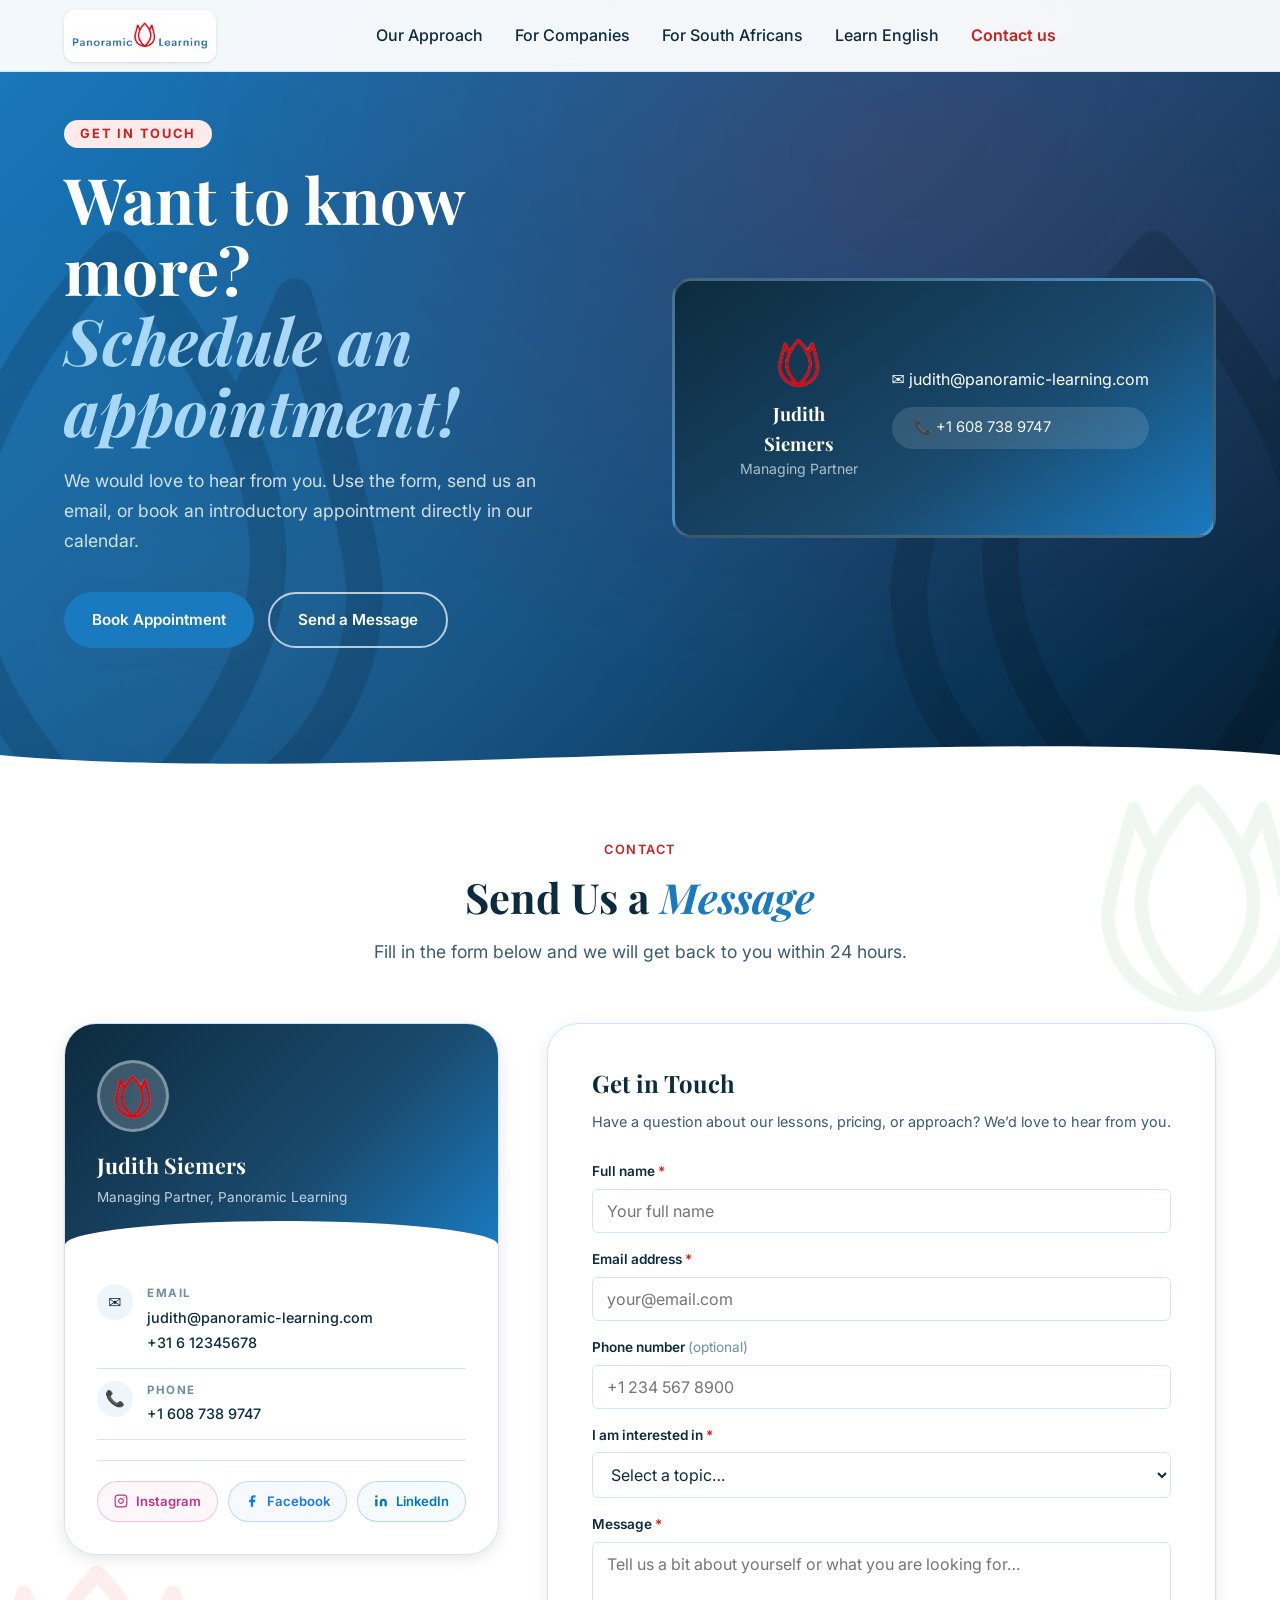
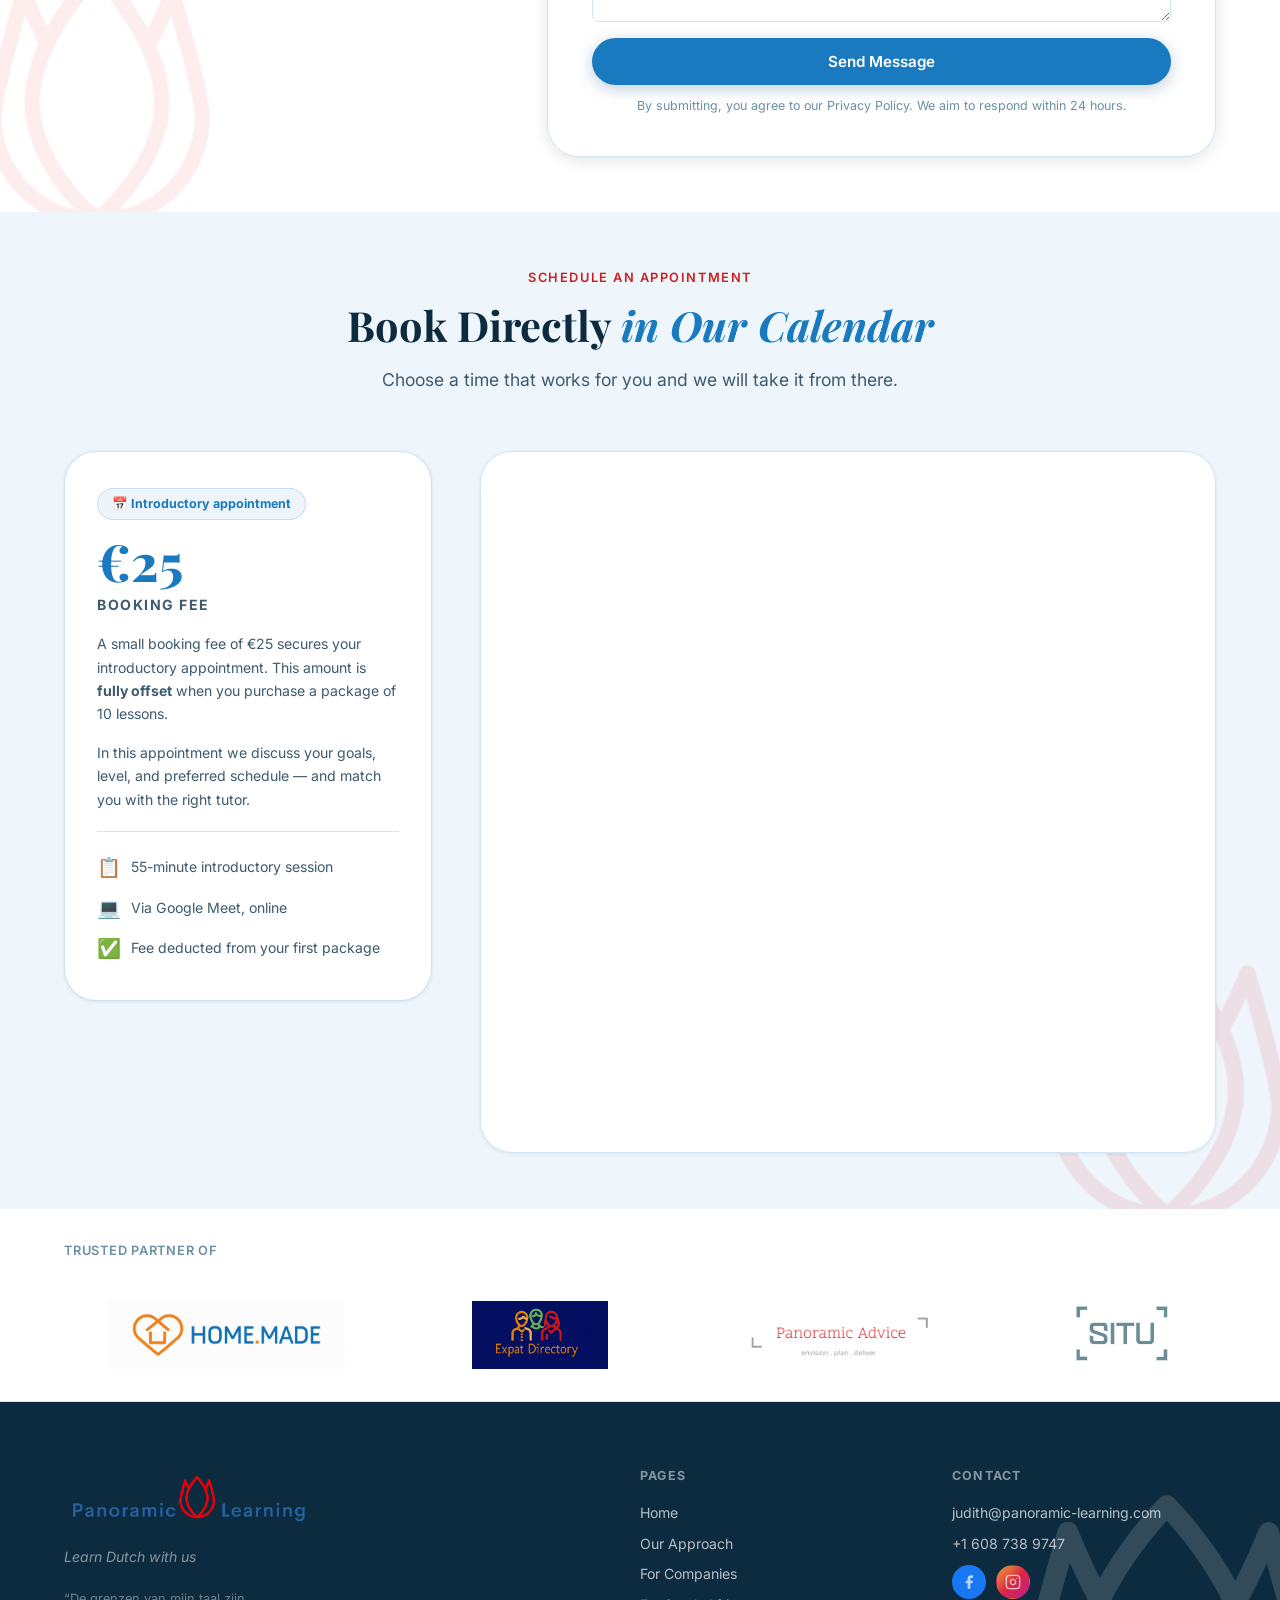
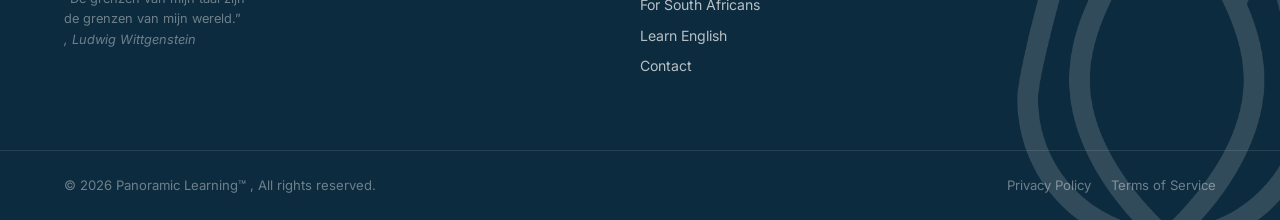
<file: contact.html>
<!DOCTYPE html>
<html lang="en">

<head>
    <meta charset="UTF-8" />
    <meta name="viewport" content="width=device-width, initial-scale=1.0" />
    <title>Contact - Panoramic Learning</title>
    <meta name="description"
        content="Want to know more? Schedule an appointment with Panoramic Learning. Private Dutch and English lessons via Google Meet." />
    <meta name="robots" content="noindex, nofollow" />
    <link rel="icon" type="image/png" href="images/logo.png" />
    <link rel="preconnect" href="https://fonts.googleapis.com" />
    <link rel="preconnect" href="https://fonts.gstatic.com" crossorigin />
    <link
        href="https://fonts.googleapis.com/css2?family=Playfair+Display:ital,wght@0,400;0,600;0,700;1,400;1,600;1,700&family=Inter:wght@300;400;500;600;700;800&display=swap"
        rel="stylesheet" />
    <link rel="stylesheet" href="style.css" />
    <link rel="stylesheet" href="flag-icons.min.css">

    <style>
        /* ===== CONTACT PAGE - PAGE-SPECIFIC STYLES ===== */
        .hero.page-hero {
            min-height: 72vh;
        }

        .main-menu a.nav-active {
            color: var(--clr-accent) !important;
            font-weight: 600;
        }

        /* ---------- HERO CARD ---------- */
        .hero-card--main.contact-bg {
            background: linear-gradient(145deg, #0d2b3e 0%, #1a4a6e 60%, #1a7abf 100%);
            border: 3px solid rgba(255, 255, 255, .2);
            display: flex;
            flex-direction: row;
            align-items: center;
            justify-content: center;
            gap: 48px;
            text-align: left;
            padding: 40px 64px;
            min-height: 260px;
            max-width: 900px;
            margin-inline: auto;
        }

        /* ---------- CONTACT GRID ---------- */
        .contact-grid {
            display: grid;
            grid-template-columns: 1fr 1.6fr;
            gap: 48px;
            align-items: start;
            margin-top: 48px;
        }

        /* ---------- CONTACT PERSON CARD ---------- */
        .contact-person-card {
            background: #fff;
            border-radius: var(--radius-xl);
            border: 1px solid var(--clr-border);
            box-shadow: var(--shadow-md);
            overflow: hidden;
        }

        .contact-person-header {
            background: linear-gradient(135deg, #0d2b3e 0%, #1a4a6e 60%, #1a7abf 100%);
            padding: 36px 32px;
            position: relative;
            overflow: hidden;
        }

        .contact-person-header::after {
            content: '';
            position: absolute;
            bottom: -1px;
            left: 0;
            right: 0;
            height: 24px;
            background: #fff;
            border-radius: 50% 50% 0 0 / 100% 100% 0 0;
        }

        .contact-avatar {
            width: 72px;
            height: 72px;
            background: rgba(255, 255, 255, 0.18);
            border-radius: 50%;
            border: 3px solid rgba(255, 255, 255, 0.35);
            display: flex;
            align-items: center;
            justify-content: center;
            font-size: 2rem;
            margin-bottom: 16px;
        }

        .contact-person-header h3 {
            font-family: var(--font-heading);
            font-size: 1.35rem;
            color: #fff;
            margin: 0 0 4px;
        }

        .contact-person-header p {
            color: rgba(255, 255, 255, 0.75);
            font-size: 0.85rem;
            margin: 0;
        }

        .contact-person-body {
            padding: 28px 32px 32px;
        }

        .contact-detail-row {
            display: flex;
            align-items: flex-start;
            gap: 14px;
            padding: 12px 0;
            border-bottom: 1px solid var(--clr-border);
        }

        .contact-detail-row:last-of-type {
            border-bottom: none;
        }

        .contact-detail-icon {
            width: 36px;
            height: 36px;
            background: var(--clr-bg-alt);
            border-radius: 50%;
            display: flex;
            align-items: center;
            justify-content: center;
            font-size: 1rem;
            flex-shrink: 0;
        }

        .contact-detail-row .detail-label {
            font-size: 0.72rem;
            font-weight: 700;
            letter-spacing: 1.5px;
            text-transform: uppercase;
            color: var(--clr-light);
            margin: 0 0 2px;
        }

        .contact-detail-row a,
        .contact-detail-row span {
            font-size: 0.9rem;
            color: var(--clr-dark);
            text-decoration: none;
            font-weight: 500;
        }

        .contact-detail-row a:hover {
            color: var(--clr-primary);
        }

        .contact-social-row {
            display: flex;
            gap: 10px;
            margin-top: 20px;
            padding-top: 20px;
            border-top: 1px solid var(--clr-border);
        }

        .contact-social-btn {
            display: flex;
            align-items: center;
            gap: 8px;
            padding: 9px 16px;
            border-radius: 999px;
            font-size: 0.82rem;
            font-weight: 600;
            text-decoration: none;
            transition: transform 0.18s, box-shadow 0.18s;
            border: 1px solid var(--clr-border);
            background: #fff;
            color: var(--clr-dark);
        }

        .contact-social-btn:hover {
            transform: translateY(-2px);
            box-shadow: var(--shadow-sm);
        }

        .contact-social-btn--ig {
            border-color: rgba(193, 53, 132, 0.25);
            color: #c13584;
            background: rgba(193, 53, 132, 0.04);
        }

        .contact-social-btn--fb {
            border-color: rgba(24, 119, 242, 0.25);
            color: #1877f2;
            background: rgba(24, 119, 242, 0.04);
        }

        .contact-social-btn--li {
            border-color: rgba(0, 119, 181, 0.25);
            color: #0077b5;
            background: rgba(0, 119, 181, 0.04);
        }

        /* ---------- CONTACT FORM ---------- */
        .contact-form-wrap {
            background: #fff;
            border-radius: var(--radius-xl);
            border: 1px solid var(--clr-border);
            box-shadow: var(--shadow-md);
            padding: 40px 44px;
        }

        .contact-form-wrap h3 {
            font-family: var(--font-heading);
            font-size: 1.5rem;
            color: var(--clr-dark);
            margin: 0 0 8px;
        }

        .contact-form-wrap .form-intro {
            font-size: 0.9rem;
            color: var(--clr-mid);
            margin: 0 0 28px;
            line-height: 1.6;
        }

        /* ---------- APPOINTMENT SECTION ---------- */
        .appointment-grid {
            display: grid;
            grid-template-columns: 1fr 2fr;
            gap: 48px;
            align-items: start;
            margin-top: 48px;
        }

        .fee-info-box {
            background: #fff;
            border-radius: var(--radius-xl);
            padding: 36px 32px;
            border: 1.5px solid rgba(26, 122, 191, 0.22);
            box-shadow: var(--shadow-sm);
            position: sticky;
            top: 100px;
        }

        .fee-amount {
            font-family: var(--font-heading);
            font-size: 3.2rem;
            font-weight: 800;
            color: var(--clr-primary);
            line-height: 1;
            margin-bottom: 6px;
        }

        .fee-label {
            font-size: 0.8rem;
            font-weight: 700;
            letter-spacing: 1.5px;
            text-transform: uppercase;
            color: var(--clr-light);
            margin-bottom: 20px;
        }

        .fee-info-box p {
            font-size: 0.88rem;
            color: var(--clr-mid);
            line-height: 1.65;
            margin: 0 0 16px;
        }

        .fee-info-box p:last-child {
            margin-bottom: 0;
        }

        .fee-badge {
            display: inline-flex;
            align-items: center;
            gap: 6px;
            background: rgba(26, 122, 191, 0.08);
            color: var(--clr-primary);
            border: 1px solid rgba(26, 122, 191, 0.18);
            border-radius: 999px;
            font-size: 0.78rem;
            font-weight: 700;
            padding: 5px 14px;
            margin-bottom: 16px;
        }

        .calendly-wrap {
            background: #fff;
            border-radius: var(--radius-xl);
            border: 1px solid var(--clr-border);
            box-shadow: var(--shadow-sm);
            overflow: hidden;
            min-height: 700px;
        }

        /* ---------- RESPONSIVE ---------- */
        @media (max-width: 960px) {
            .contact-grid {
                grid-template-columns: 1fr;
            }

            .appointment-grid {
                grid-template-columns: 1fr;
            }

            .fee-info-box {
                position: static;
            }

            .contact-form-wrap {
                padding: 28px 24px;
            }

            .contact-social-row {
                flex-wrap: wrap;
            }
        }

        @media (max-width: 700px) {
            /* Stack contact hero card on smaller tablets */
            .hero-card--main.contact-bg {
                flex-direction: column;
                padding: 28px 20px;
                gap: 24px;
                max-width: 100%;
                text-align: center;
                min-height: unset;
            }
            .hero-card--main.contact-bg > div {
                flex-direction: column !important;
                gap: 14px !important;
                align-items: center !important;
                width: 100%;
                text-align: center;
            }
            .hero-card--main.contact-bg > div > div:first-child {
                min-width: unset !important;
            }
        }
        @media (max-width: 600px) {
            .hero.page-hero {
                min-height: 45vh;
            }
            /* Reduce form padding on phones */
            .contact-form-wrap {
                padding: 22px 16px;
            }
            /* Stack social buttons vertically */
            .contact-social-row {
                flex-direction: column;
                align-items: flex-start;
            }
        }
    </style>
</head>

<body>

    <!-- ========== HEADER ========== -->
    <header class="site-header" id="site-header">
        <div class="container header-inner">
            <a href="index.html" class="logo">
                <span class="logo-highlight logo-highlight--full">
                    <img src="images/full-logo.png" alt="Panoramic Learning" class="logo-img logo-img--full" />
                </span>
                <span class="logo-highlight logo-highlight--tulip">
                    <img src="images/logo.png" alt="Panoramic Learning Tulip Logo" class="logo-img logo-img--tulip" />
                </span>
            </a>
            <nav class="main-nav" id="main-nav">
                <ul class="main-menu">
                    <li><a href="approach.html">Our Approach</a></li>
                    <li><a href="companies.html">For Companies</a></li>
                    <li><a href="south-africans.html">For South Africans</a></li>
                    <li><a href="english.html">Learn English</a></li>
                    <li><a href="contact.html" class="nav-active">Contact us</a></li>
                </ul>
            </nav>
            <div class="header-actions">
                <button class="hamburger" id="hamburger" aria-label="Toggle menu" aria-expanded="false">
                    <span></span><span></span><span></span>
                </button>
            </div>
        </div>
    </header>

    <!-- ========== PAGE HERO ========== -->
    <section class="hero page-hero" id="contact-top">
        <div class="hero-bg"></div>
        <div class="container hero-inner">
            <div class="hero-content slide-in-left">
                <p class="hero-eyebrow">Get in Touch</p>
                <h1 class="hero-title">Want to know more?<br><em style="font-style:italic;color:#a8d8f5;">Schedule an
                        appointment!</em></h1>
                <p class="hero-sub">We would love to hear from you. Use the form, send us an email, or book an
                    introductory appointment directly in our calendar.</p>
                <div class="hero-actions fade-up anim-delay-1">
                    <a href="#appointment" class="btn btn-primary">Book Appointment</a>
                    <a href="#contact-form" class="btn btn-outline">Send a Message</a>
                </div>
            </div>

            <div class="hero-visual slide-in-right">
                <div class="hero-card hero-card--main contact-bg">
                    <div style="display:flex;align-items:center;gap:32px;width:100%;">
                        <div style="min-width:90px;text-align:center;">
                            <div style="font-size:3rem;line-height:1;"> <img src="images/logo.png"
                                    alt="Panoramic Learning" style="max-width:54px;height:54px;display:block;margin:auto;" /></div>
                            <p
                                style="font-family:var(--font-heading);font-size:1.15rem;font-weight:700;color:#fff;margin:10px 0 0 0;">
                                Judith Siemers</p>
                            <p style="color:rgba(255,255,255,0.65);font-size:0.88rem;margin:0;">Managing Partner</p>
                        </div>
                        <div style="display:flex;flex-direction:column;gap:14px;">
                            <a href="mailto:judith@panoramic-learning.com" style="white-space:nowrap;"
                                style="background:rgba(255,255,255,0.12);padding:9px 22px;border-radius:999px;font-size:0.92rem;color:rgba(255,255,255,0.95);display:inline-flex;align-items:center;gap:8px;white-space:nowrap;text-decoration:none;">&#x2709;&#xFE0F;
                                judith@panoramic-learning.com</a>
                            <span
                                style="background:rgba(255,255,255,0.12);padding:9px 22px;border-radius:999px;font-size:0.92rem;color:rgba(255,255,255,0.95);display:inline-flex;align-items:center;gap:8px;">&#x1F4DE;
                                +1 608 738 9747</span>
                        </div>
                    </div>
                </div>
            </div>
        </div>

        <div aria-hidden="true"
            style="position:absolute;left:-180px;bottom:-90px;opacity:0.13;z-index:0;pointer-events:none;">
            <img src="images/black-logo.png" alt="" style="width:600px;height:auto;display:block;" />
        </div>
        <div aria-hidden="true"
            style="position:absolute;right:-180px;bottom:-90px;opacity:0.13;z-index:0;pointer-events:none;">
            <img src="images/black-logo.png" alt="" style="width:600px;height:auto;display:block;" />
        </div>

        <div class="hero-wave">
            <svg viewBox="0 0 1440 60" preserveAspectRatio="none">
                <path d="M0,30 C360,60 1080,0 1440,30 L1440,60 L0,60 Z" fill="#ffffff" />
            </svg>
        </div>
    </section>

    <!-- ========== CONTACT DETAILS + FORM ========== -->
    <section class="section" id="contact-form">
        <!-- tulip logo watermarks -->
        <div aria-hidden="true"
            style="position:absolute;left:-50px;bottom:-30px;opacity:0.07;z-index:0;pointer-events:none;"><img
                src="images/logo.png" alt="" style="width:300px;height:auto;display:block;"></div>
        <div aria-hidden="true"
            style="position:absolute;right:-50px;top:-20px;opacity:0.06;z-index:0;pointer-events:none;"><img
                src="images/logo.png" alt="" style="width:260px;height:auto;display:block;filter:hue-rotate(150deg);">
        </div>

        <div class="container">
            <div class="section-header fade-up">
                <p class="section-eyebrow">Contact</p>
                <h2 class="section-title">Send Us a <em>Message</em></h2>
                <p class="section-sub">Fill in the form below and we will get back to you within 24 hours.</p>
            </div>

            <div class="contact-grid">

                <!-- Left: Contact person card -->
                <div class="slide-in-left">
                    <div class="contact-person-card">
                        <div class="contact-person-header">
                            <div class="contact-avatar"> <img src="images/logo.png" alt="Panoramic Learning"
                                    class="cert-logo-img" style="max-width:48px;height:48px;display:block;margin:auto;" /></div>
                            <h3>Judith Siemers</h3>
                            <p>Managing Partner, Panoramic Learning</p>
                        </div>
                        <div class="contact-person-body">
                            <div class="contact-detail-row">
                                <div class="contact-detail-icon">&#x2709;&#xFE0F;</div>
                                <div>
                                    <p class="detail-label">Email</p>
                                    <a href="mailto:judith@panoramic-learning.com" style="white-space:nowrap;">judith@panoramic-learning.com</a><br>
                                    <a href="tel:+31612345678" style="white-space:nowrap;">+31 6 12345678</a>
                                </div>
                            </div>
                            <div class="contact-detail-row">
                                <div class="contact-detail-icon">&#x1F4DE;</div>
                                <div>
                                    <p class="detail-label">Phone</p>
                                    <a href="tel:+16087389747">+1 608 738 9747</a>
                                </div>
                            </div>
                            <div class="contact-social-row">
                                <a href="https://www.instagram.com/panoramic_learning" target="_blank" rel="noopener"
                                    class="contact-social-btn contact-social-btn--ig" aria-label="Instagram">
                                    <svg xmlns="http://www.w3.org/2000/svg" width="14" height="14" viewBox="0 0 24 24"
                                        fill="none" stroke="currentColor" stroke-width="2" stroke-linecap="round"
                                        stroke-linejoin="round">
                                        <rect x="2" y="2" width="20" height="20" rx="5" ry="5" />
                                        <path d="M16 11.37A4 4 0 1 1 12.63 8 4 4 0 0 1 16 11.37z" />
                                        <line x1="17.5" y1="6.5" x2="17.51" y2="6.5" />
                                    </svg>
                                    Instagram
                                </a>
                                <a href="https://www.facebook.com/panoramiclearning" target="_blank" rel="noopener"
                                    class="contact-social-btn contact-social-btn--fb" aria-label="Facebook">
                                    <svg xmlns="http://www.w3.org/2000/svg" width="14" height="14" viewBox="0 0 24 24"
                                        fill="currentColor">
                                        <path d="M18 2h-3a5 5 0 0 0-5 5v3H7v4h3v8h4v-8h3l1-4h-4V7a1 1 0 0 1 1-1h3z" />
                                    </svg>
                                    Facebook
                                </a>
                                <a href="https://www.linkedin.com/company/panoramic-learning" target="_blank"
                                    rel="noopener" class="contact-social-btn contact-social-btn--li"
                                    aria-label="LinkedIn">
                                    <svg xmlns="http://www.w3.org/2000/svg" width="14" height="14" viewBox="0 0 24 24"
                                        fill="currentColor">
                                        <path
                                            d="M16 8a6 6 0 0 1 6 6v7h-4v-7a2 2 0 0 0-2-2 2 2 0 0 0-2 2v7h-4v-7a6 6 0 0 1 6-6z" />
                                        <rect x="2" y="9" width="4" height="12" />
                                        <circle cx="4" cy="4" r="2" />
                                    </svg>
                                    LinkedIn
                                </a>
                            </div>
                        </div>
                    </div>
                </div>

                <!-- Right: Contact form -->
                <div class="contact-form-wrap slide-in-right">
                    <h3>Get in Touch</h3>
                    <p class="form-intro">Have a question about our lessons, pricing, or approach? We&rsquo;d love to
                        hear from you.</p>
                    <form class="booking-form" id="contact-form-el" novalidate>
                        <div class="form-group">
                            <label for="c-name">Full name <span class="required">*</span></label>
                            <input type="text" id="c-name" name="name" placeholder="Your full name"
                                autocomplete="name" />
                        </div>
                        <div class="form-group">
                            <label for="c-email">Email address <span class="required">*</span></label>
                            <input type="email" id="c-email" name="email" placeholder="your@email.com"
                                autocomplete="email" />
                        </div>
                        <div class="form-group">
                            <label for="c-phone">Phone number <span
                                    style="color:var(--clr-light);font-weight:400;">(optional)</span></label>
                            <input type="tel" id="c-phone" name="phone" placeholder="+1 234 567 8900"
                                autocomplete="tel" />
                        </div>
                        <div class="form-group">
                            <label for="c-subject">I am interested in <span class="required">*</span></label>
                            <select id="c-subject" name="subject">
                                <option value="">Select a topic&hellip;</option>
                                <option value="dutch">Dutch lessons</option>
                                <option value="english">English lessons</option>
                                <option value="companies">Lessons for my company</option>
                                <option value="nt2">NT2 / Civic integration exams</option>
                                <option value="other">Other question</option>
                            </select>
                        </div>
                        <div class="form-group">
                            <label for="c-message">Message <span class="required">*</span></label>
                            <textarea id="c-message" name="message"
                                placeholder="Tell us a bit about yourself or what you are looking for&hellip;"></textarea>
                        </div>
                        <button type="submit" class="btn btn-primary btn--full">Send Message</button>
                        <p class="form-note">By submitting, you agree to our <a href="#">Privacy Policy</a>. We aim to
                            respond
                            within 24 hours.</p>
                    </form>
                </div>

            </div>
        </div>
    </section>

    <!-- ========== APPOINTMENT / CALENDAR ========== -->
    <section class="section section--alt" id="appointment">
        <!-- tulip logo watermarks -->
        <div aria-hidden="true"
            style="position:absolute;right:-50px;bottom:-30px;opacity:0.09;z-index:0;pointer-events:none;"><img
                src="images/logo.png" alt="" style="width:320px;height:auto;display:block;"></div>

        <div class="container">
            <div class="section-header fade-up">
                <p class="section-eyebrow">Schedule an Appointment</p>
                <h2 class="section-title">Book Directly <em>in Our Calendar</em></h2>
                <p class="section-sub">Choose a time that works for you and we will take it from there.</p>
            </div>

            <div class="appointment-grid">

                <!-- Left: Fee info -->
                <div class="fee-info-box fade-up">
                    <div class="fee-badge">&#x1F4C5; Introductory appointment</div>
                    <div class="fee-amount">&euro;25</div>
                    <p class="fee-label">Booking fee</p>
                    <p>A small booking fee of &euro;25 secures your introductory appointment. This amount is
                        <strong>fully offset</strong> when you purchase a package of 10 lessons.
                    </p>
                    <p>In this appointment we discuss your goals, level, and preferred schedule &mdash; and match you
                        with the right tutor.</p>
                    <div style="margin-top:20px;padding-top:20px;border-top:1px solid var(--clr-border);">
                        <div style="display:flex;align-items:center;gap:10px;margin-bottom:10px;">
                            <span style="font-size:1.2rem;">&#x1F4CB;</span>
                            <span style="font-size:0.88rem;color:var(--clr-mid);">55-minute introductory session</span>
                        </div>
                        <div style="display:flex;align-items:center;gap:10px;margin-bottom:10px;">
                            <span style="font-size:1.2rem;">&#x1F4BB;</span>
                            <span style="font-size:0.88rem;color:var(--clr-mid);">Via Google Meet, online</span>
                        </div>
                        <div style="display:flex;align-items:center;gap:10px;">
                            <span style="font-size:1.2rem;">&#x2705;</span>
                            <span style="font-size:0.88rem;color:var(--clr-mid);">Fee deducted from your first
                                package</span>
                        </div>
                    </div>
                </div>
                <!-- Right: Calendly embed -->
                <div class="calendly-wrap slide-in-right">
                    <!-- Calendly inline widget begin -->
                    <div class="calendly-inline-widget"
                        data-url="https://calendly.com/timovmartin/book-a-lesson?primary_color=1a7abf"
                        style="min-width:320px;height:700px;"></div>
                    <script type="text/javascript" src="https://assets.calendly.com/assets/external/widget.js"
                        async></script>
                    <!-- Calendly inline widget end -->
                </div>
            </div>
        </div>
    </section>

    <!-- ========== PARTNERS STRIP ========== -->
    <section class="partners">
        <div class="container">
            <p class="partners-label">Trusted partner of</p>
            <div class="partners-logos">
                <span class="partner-logo"><img src="images/home-made.jpg" alt="Home.Made logo"
                        style="height:68px;" /></span>
                <span class="partner-logo"><img src="images/expat-directory.png" alt="Expat Directory logo"
                        style="height:68px;" /></span>
                <span class="partner-logo"><img src="images/panoramic-advice.png" alt="Panoramic Advice logo"
                        style="height:68px;" /></span>
                <span class="partner-logo"><img src="images/situ.jpg" alt="Situ logo" style="height:68px;" /></span>
            </div>
        </div>
    </section>

    <!-- ========== FOOTER ========== -->
    <footer class="site-footer">
        <!-- tulip logo watermarks -->
        <div aria-hidden="true"
            style="position:absolute;right:-60px;bottom:-40px;opacity:0.15;z-index:0;pointer-events:none;"><img
                src="images/black-logo.png" alt="" style="width:340px;height:auto;display:block;filter:invert(1);">
        </div>
        <div class="container footer-grid">
            <div class="footer-brand">
                <a href="index.html" class="logo logo--footer">
                    <img src="images/full-logo.png" alt="Panoramic Learning" class="logo-img logo-img--footer" />
                </a>
                <p class="footer-tagline">Learn Dutch with us</p>
                <p class="footer-quote">&ldquo;De grenzen van mijn taal zijn<br>de grenzen van mijn
                    wereld.&rdquo;<br><em>,
                        Ludwig Wittgenstein</em></p>
            </div>
            <div class="footer-col">
                <h4>Pages</h4>
                <a href="index.html">Home</a>
                <a href="approach.html">Our Approach</a>
                <a href="companies.html">For Companies</a>
                <a href="south-africans.html">For South Africans</a>
                <a href="english.html">Learn English</a>

                <a href="contact.html">Contact</a>
            </div>
            <div class="footer-col">
                <h4>Contact</h4>
                <a href="mailto:judith@panoramic-learning.com" style="white-space:nowrap;">judith@panoramic-learning.com</a>
                <a href="tel:+16087389747">+1 608 738 9747</a>
                <div class="social-btns social-btns--footer" style="margin-top:10px;">
                    <a href="https://www.facebook.com/panoramiclearning" target="_blank" rel="noopener"
                        class="social-btn social-btn--fb" aria-label="Facebook">
                        <svg xmlns="http://www.w3.org/2000/svg" width="16" height="16" viewBox="0 0 24 24"
                            fill="currentColor">
                            <path d="M18 2h-3a5 5 0 0 0-5 5v3H7v4h3v8h4v-8h3l1-4h-4V7a1 1 0 0 1 1-1h3z" />
                        </svg>
                    </a>
                    <a href="https://www.instagram.com/panoramic_learning" target="_blank" rel="noopener"
                        class="social-btn social-btn--ig" aria-label="Instagram">
                        <svg xmlns="http://www.w3.org/2000/svg" width="16" height="16" viewBox="0 0 24 24" fill="none"
                            stroke="currentColor" stroke-width="2" stroke-linecap="round" stroke-linejoin="round">
                            <rect x="2" y="2" width="20" height="20" rx="5" ry="5" />
                            <path d="M16 11.37A4 4 0 1 1 12.63 8 4 4 0 0 1 16 11.37z" />
                            <line x1="17.5" y1="6.5" x2="17.51" y2="6.5" />
                        </svg>
                    </a>
                </div>
            </div>
        </div>
        <div class="footer-bottom">
            <div class="container">
                <p>&copy; 2026 Panoramic Learning&trade; , All rights reserved.</p>
                <div class="footer-legal">
                    <a href="#">Privacy Policy</a>
                    <a href="#">Terms of Service</a>
                </div>
            </div>
        </div>
    </footer>

    <script src="script.js"></script>
    <script src="scroll-animate.js"></script>
</body>

</html>
</file>
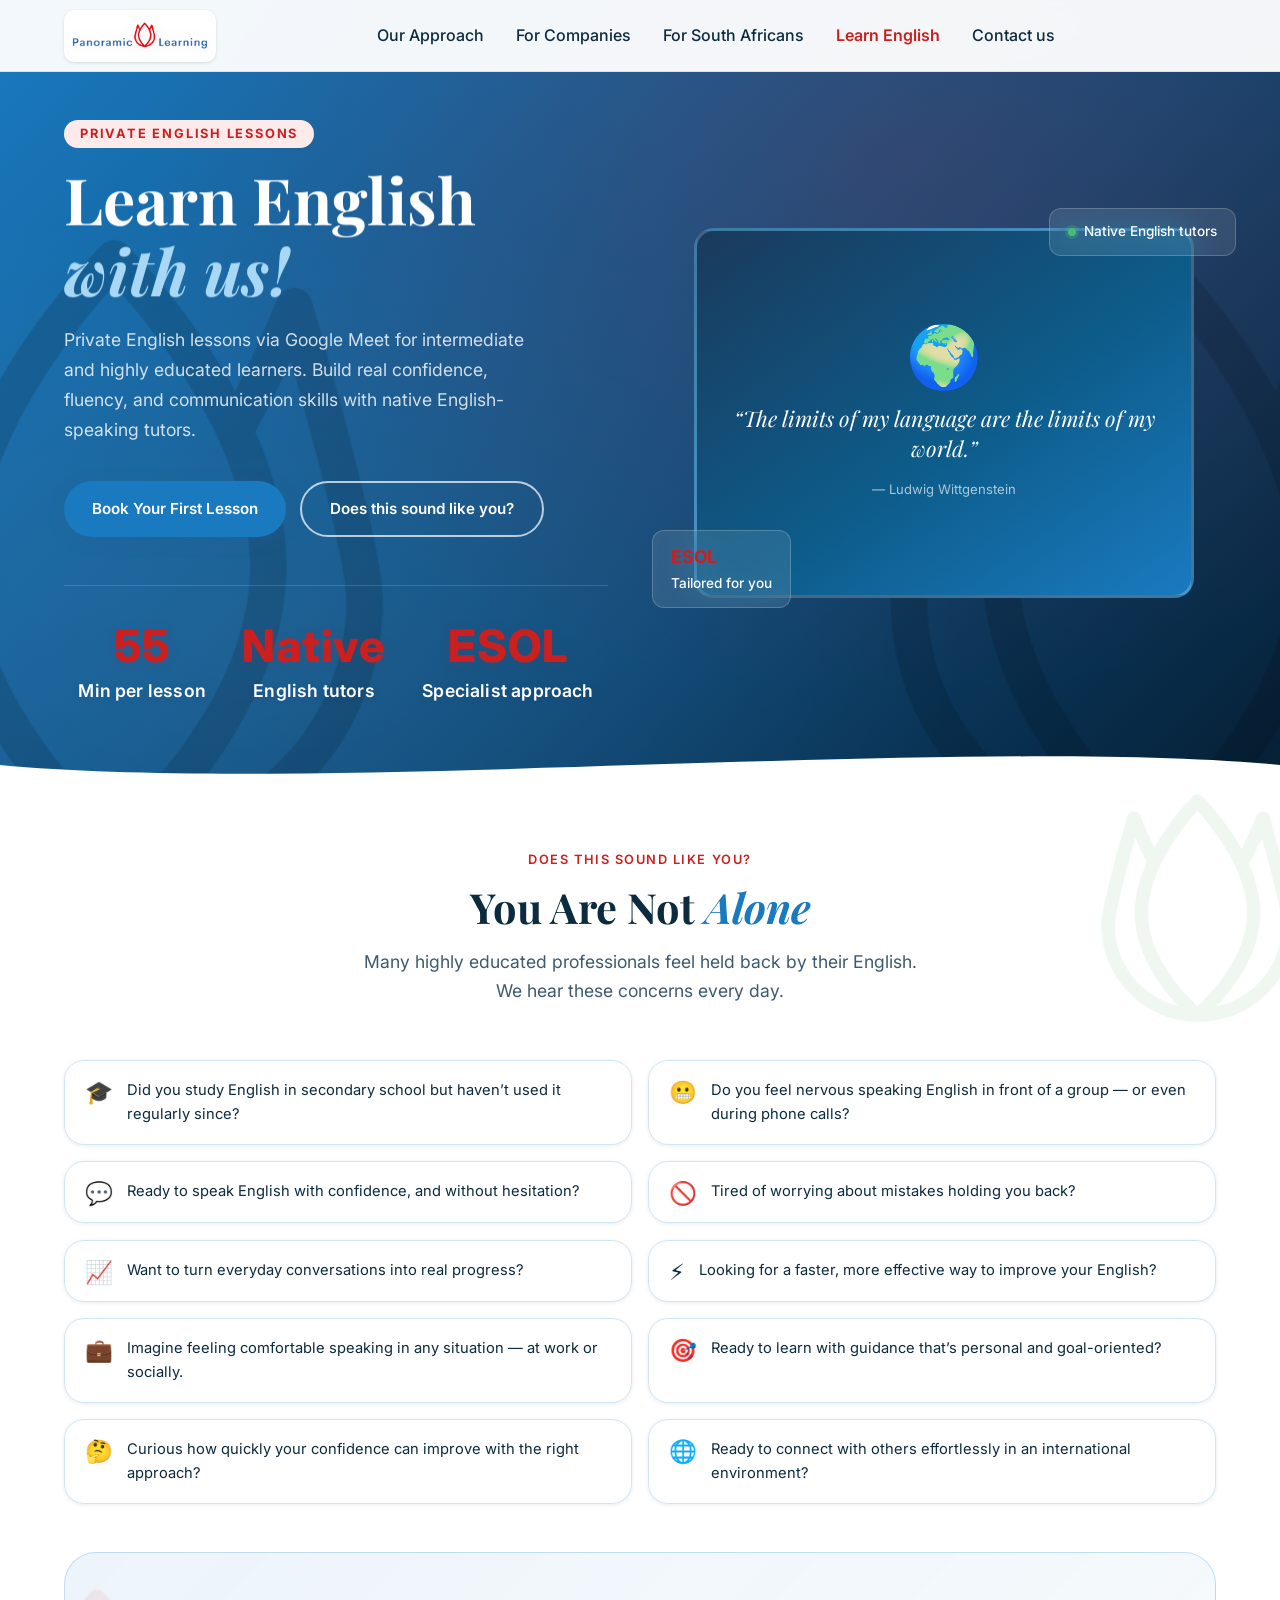
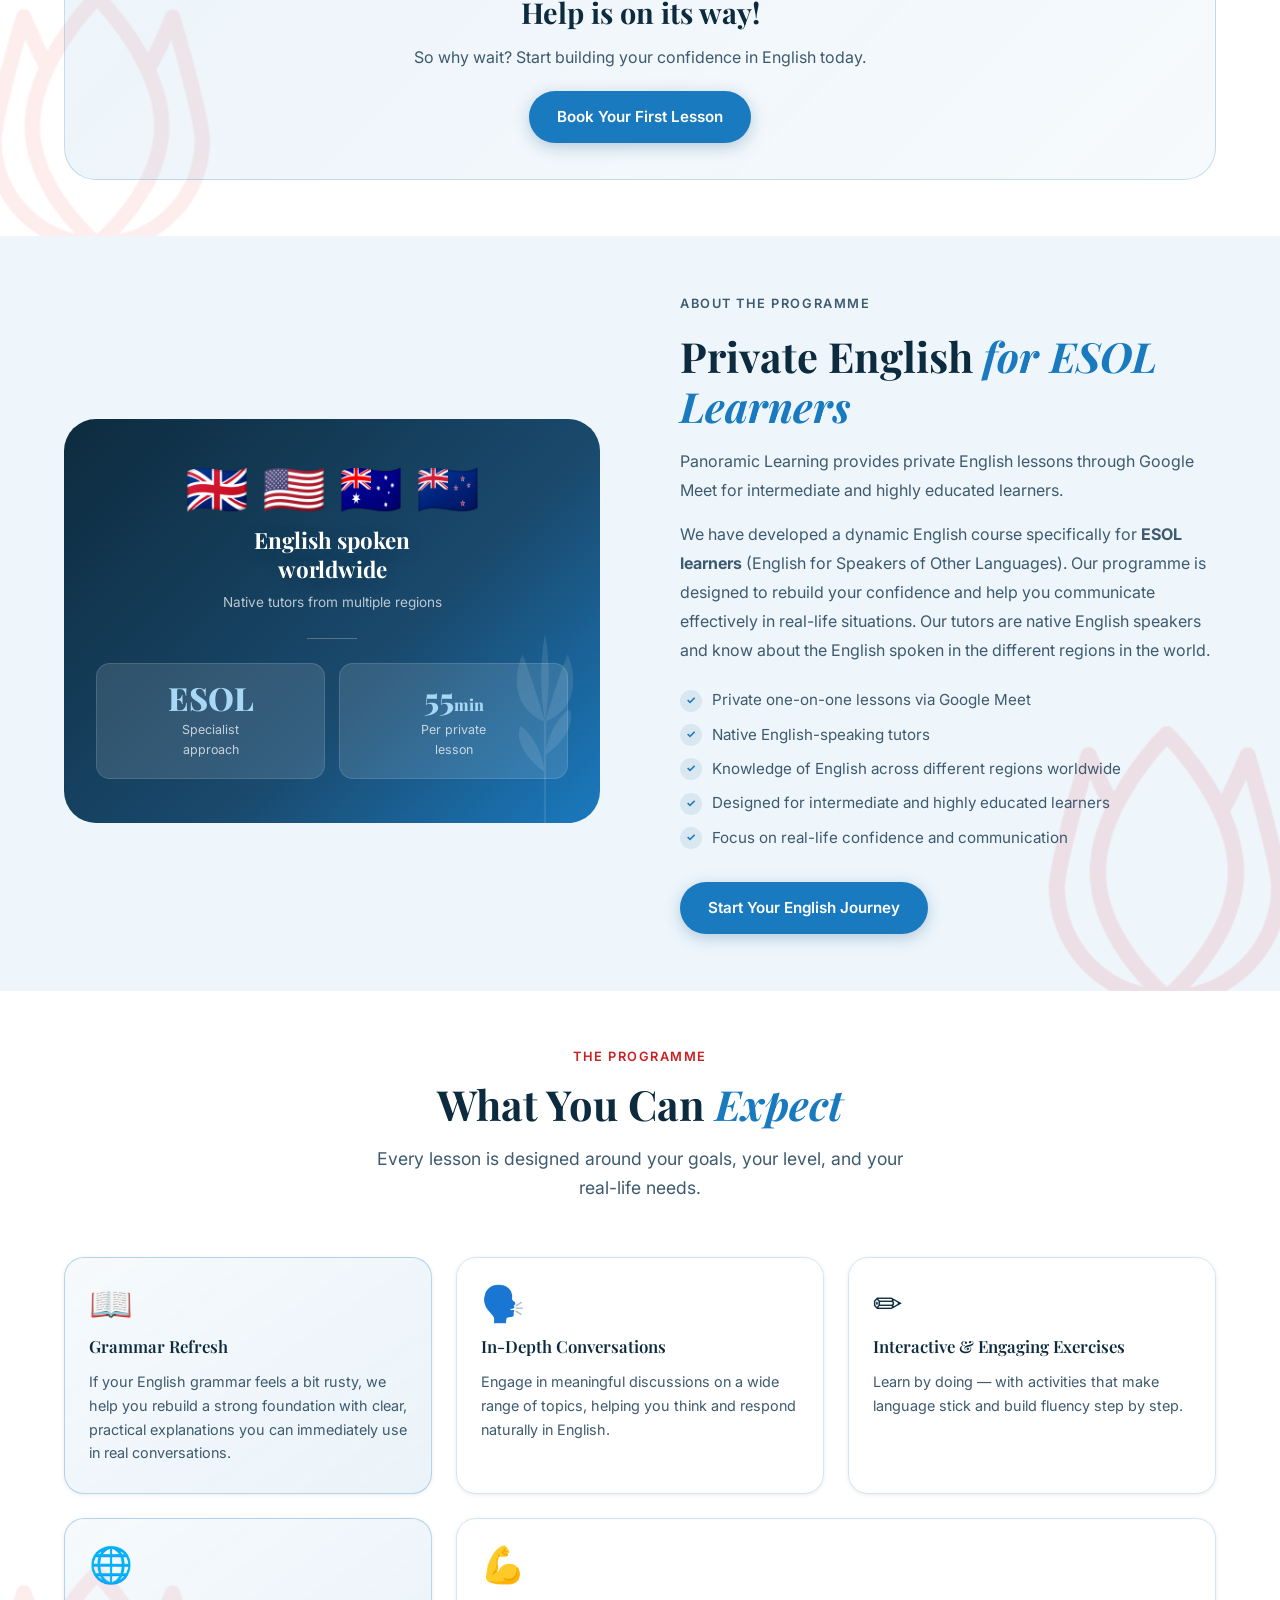
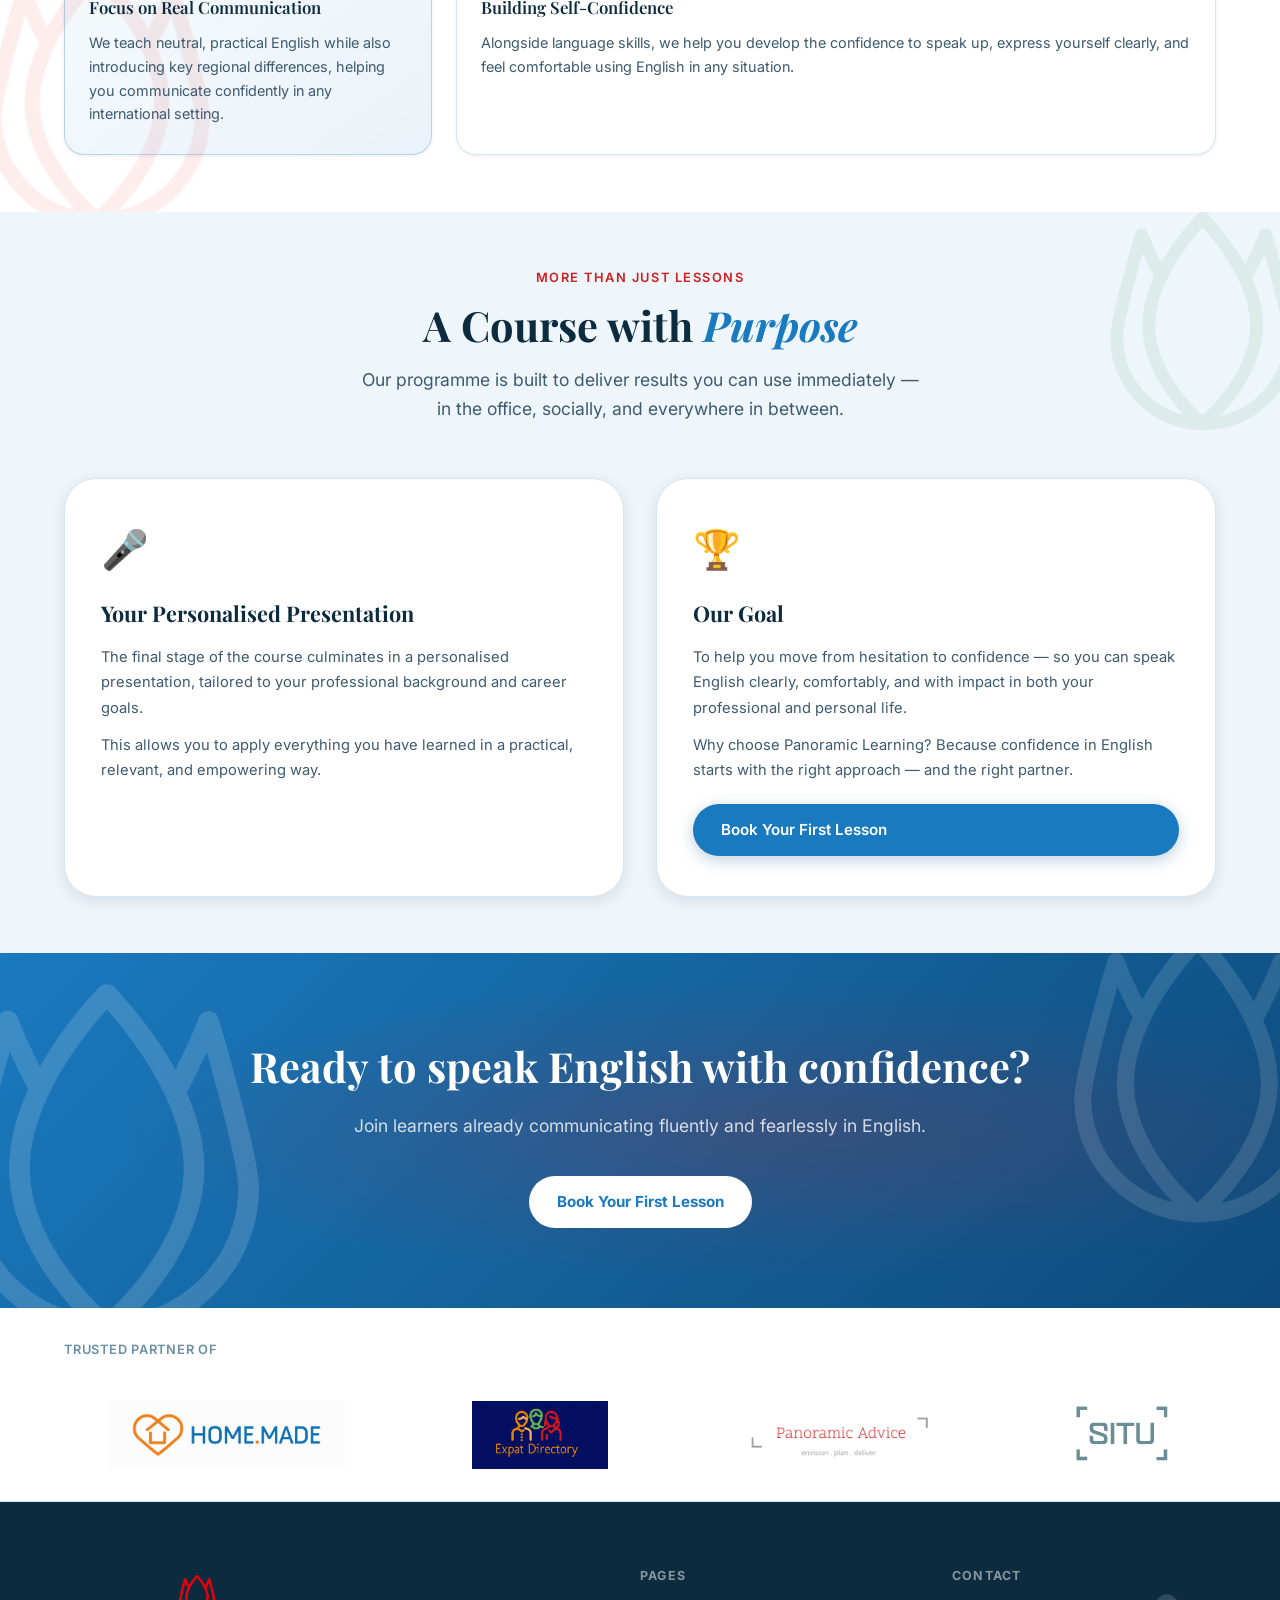
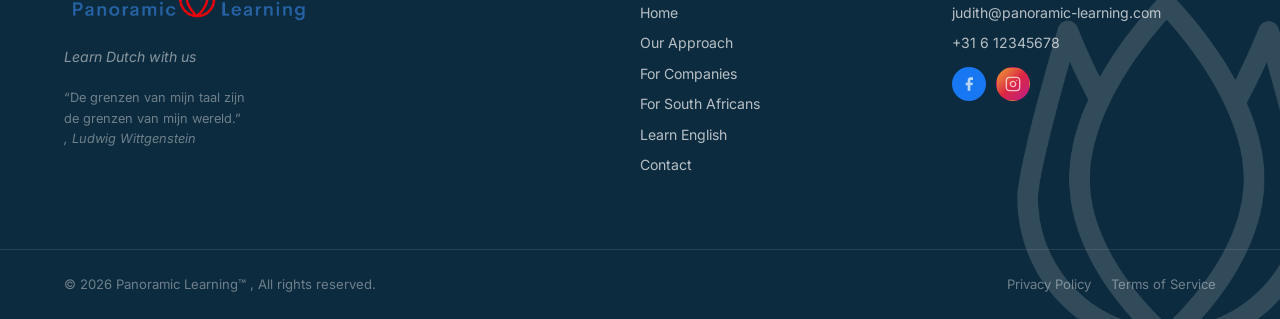
<file: english.html>
<!DOCTYPE html>
<html lang="en">

<head>
    <meta charset="UTF-8" />
    <meta name="viewport" content="width=device-width, initial-scale=1.0" />
    <title>Learn English - Panoramic Learning</title>
    <meta name="description"
        content="Private English lessons via Google Meet for intermediate and highly educated learners. Build confidence, fluency, and real communication skills with native English-speaking tutors." />
    <meta name="robots" content="noindex, nofollow" />
    <link rel="icon" type="image/png" href="images/logo.png" />
    <link rel="preconnect" href="https://fonts.googleapis.com" />
    <link rel="preconnect" href="https://fonts.gstatic.com" crossorigin />
    <link
        href="https://fonts.googleapis.com/css2?family=Playfair+Display:ital,wght@0,400;0,600;0,700;1,400;1,600;1,700&family=Inter:wght@300;400;500;600;700;800&display=swap"
        rel="stylesheet" />
    <link rel="stylesheet" href="style.css" />
    <link rel="stylesheet" href="flag-icons.min.css">

    <style>
        /* ===== LEARN ENGLISH - PAGE-SPECIFIC STYLES ===== */
        .hero.page-hero {
            min-height: 72vh;
        }

        .main-menu a.nav-active {
            color: var(--clr-accent) !important;
            font-weight: 600;
        }

        /* ---------- HERO CARD ---------- */
        .hero-card--main.en-bg {
            background: linear-gradient(145deg, #1a3a5c 0%, #0d5c8a 55%, #1a7abf 100%);
            border: 3px solid rgba(255, 255, 255, .2);
            display: flex;
            flex-direction: column;
            align-items: center;
            justify-content: center;
            gap: 16px;
            text-align: center;
            padding: 40px 32px;
        }

        /* ---------- QUESTIONS SECTION ---------- */
        .questions-grid {
            display: grid;
            grid-template-columns: 1fr 1fr;
            gap: 16px;
            margin-top: 40px;
        }

        .question-item {
            display: flex;
            align-items: flex-start;
            gap: 14px;
            background: #fff;
            border: 1px solid var(--clr-border);
            border-radius: var(--radius-lg);
            padding: 18px 20px;
            box-shadow: var(--shadow-sm);
            transition: transform 0.2s, box-shadow 0.2s;
        }

        .question-item:hover {
            transform: translateY(-3px);
            box-shadow: var(--shadow-md);
        }

        .question-icon {
            font-size: 1.4rem;
            line-height: 1;
            flex-shrink: 0;
            margin-top: 2px;
        }

        .question-item p {
            font-size: 0.92rem;
            color: var(--clr-dark);
            margin: 0;
            line-height: 1.6;
        }

        .help-banner {
            margin-top: 48px;
            background: linear-gradient(135deg, rgba(26, 122, 191, 0.08), rgba(26, 122, 191, 0.04));
            border: 1.5px solid rgba(26, 122, 191, 0.22);
            border-radius: var(--radius-xl);
            padding: 36px 44px;
            text-align: center;
        }

        .help-banner h3 {
            font-family: var(--font-heading);
            font-size: 1.8rem;
            color: var(--clr-dark);
            margin: 0 0 10px;
        }

        .help-banner p {
            font-size: 1rem;
            color: var(--clr-mid);
            margin: 0 0 20px;
        }

        /* ---------- FEATURE CARDS ---------- */
        .en-features-grid {
            display: grid;
            grid-template-columns: repeat(3, 1fr);
            gap: 24px;
            margin-top: 48px;
        }

        .en-feature-card {
            background: #fff;
            border-radius: var(--radius-lg);
            padding: 28px 24px;
            box-shadow: var(--shadow-sm);
            border: 1px solid var(--clr-border);
            display: flex;
            flex-direction: column;
            gap: 10px;
            transition: transform 0.22s ease, box-shadow 0.22s ease;
        }

        .en-feature-card:hover {
            transform: translateY(-5px);
            box-shadow: var(--shadow-lg);
        }

        .en-feature-card--accent {
            border-color: rgba(26, 122, 191, 0.28);
            background: linear-gradient(145deg, rgba(26, 122, 191, 0.04), rgba(26, 122, 191, 0.09));
        }

        .en-feature-card-icon {
            font-size: 2.2rem;
            line-height: 1;
            margin-bottom: 2px;
        }

        .en-feature-card h3 {
            font-family: var(--font-heading);
            font-size: 1.05rem;
            color: var(--clr-dark);
            margin: 0;
            font-weight: 600;
        }

        .en-feature-card p {
            font-size: 0.9rem;
            color: var(--clr-mid);
            margin: 0;
            line-height: 1.65;
        }

        /* 5th card centred in 3-col grid */
        .en-feature-card:last-child:nth-child(3n+2) {
            grid-column: 2 / 4;
            justify-self: center;
        }

        /* ---------- PURPOSE SECTION ---------- */
        .purpose-wrap {
            display: grid;
            grid-template-columns: 1fr 1fr;
            gap: 32px;
            margin-top: 48px;
            align-items: start;
        }

        .purpose-card {
            background: #fff;
            border-radius: var(--radius-xl);
            padding: 40px 36px;
            box-shadow: var(--shadow-md);
            border: 1px solid var(--clr-border);
            height: 100%;
            display: flex;
            flex-direction: column;
        }

        .purpose-card-icon {
            font-size: 2.4rem;
            margin-bottom: 16px;
        }

        .purpose-card h3 {
            font-family: var(--font-heading);
            font-size: 1.35rem;
            color: var(--clr-dark);
            margin: 0 0 14px;
        }

        .purpose-card p {
            font-size: 0.92rem;
            color: var(--clr-mid);
            line-height: 1.72;
            margin: 0 0 12px;
        }

        .purpose-card p:last-of-type {
            margin-bottom: 0;
        }

        /* ---------- RESPONSIVE ---------- */
        @media (max-width: 960px) {
            .questions-grid {
                grid-template-columns: 1fr;
            }

            .en-features-grid {
                grid-template-columns: repeat(2, 1fr);
            }

            .en-feature-card:last-child:nth-child(3n+2) {
                grid-column: auto;
                max-width: none;
            }

            .purpose-wrap {
                grid-template-columns: 1fr;
            }
        }

        @media (max-width: 600px) {
            .en-features-grid {
                grid-template-columns: 1fr;
            }

            .hero.page-hero {
                min-height: 60vh;
            }

            .help-banner {
                padding: 28px 24px;
            }
        }
    </style>
</head>

<body>

    <!-- ========== HEADER ========== -->
    <header class="site-header" id="site-header">
        <div class="container header-inner">
            <a href="index.html" class="logo">
                <span class="logo-highlight logo-highlight--full">
                    <img src="images/full-logo.png" alt="Panoramic Learning" class="logo-img logo-img--full" />
                </span>
                <span class="logo-highlight logo-highlight--tulip">
                    <img src="images/logo.png" alt="Panoramic Learning Tulip Logo" class="logo-img logo-img--tulip" />
                </span>
            </a>
            <nav class="main-nav" id="main-nav">
                <ul class="main-menu">
                    <li><a href="approach.html">Our Approach</a></li>
                    <li><a href="companies.html">For Companies</a></li>
                    <li><a href="south-africans.html">For South Africans</a></li>
                    <li><a href="english.html" class="nav-active">Learn English</a></li>
                    <li><a href="contact.html">Contact us</a></li>
                </ul>
            </nav>
            <div class="header-actions">
                <button class="hamburger" id="hamburger" aria-label="Toggle menu" aria-expanded="false">
                    <span></span><span></span><span></span>
                </button>
            </div>
        </div>
    </header>

    <!-- ========== PAGE HERO ========== -->
    <section class="hero page-hero" id="english-top">
        <div class="hero-bg"></div>
        <div class="container hero-inner">

            <div class="hero-content slide-in-left">
                <p class="hero-eyebrow">Private English Lessons</p>
                <h1 class="hero-title">Learn English <em style="font-style:italic;color:#a8d8f5;">with us!</em></h1>
                <p class="hero-sub">Private English lessons via Google Meet for intermediate and highly educated
                    learners. Build
                    real confidence, fluency, and communication skills with native English-speaking tutors.</p>
                <div class="hero-actions fade-up anim-delay-1">
                    <a href="index.html#booking" class="btn btn-primary">Book Your First Lesson</a>
                    <a href="#recognise" class="btn btn-outline">Does this sound like you?</a>
                </div>
                <div class="hero-stats fade-up anim-delay-2">
                    <div class="stat"><strong>55</strong><span>Min per lesson</span></div>
                    <div class="stat"><strong>Native</strong><span>English tutors</span></div>
                    <div class="stat"><strong>ESOL</strong><span>Specialist approach</span></div>
                </div>
            </div>

            <div class="hero-visual slide-in-right">
                <div class="hero-card hero-card--main en-bg">
                    <div style="font-size:3.8rem;line-height:1;">&#x1F30D;</div>
                    <p
                        style="font-family:var(--font-heading);font-size:1.35rem;font-style:italic;color:#fff;margin:0;line-height:1.4;">
                        &ldquo;The limits of my language are the limits of my world.&rdquo;</p>
                    <p style="color:rgba(255,255,255,0.65);font-size:0.82rem;margin:0;">&mdash; Ludwig Wittgenstein</p>
                </div>
                <div class="hero-card hero-card--float hero-card--float-1">
                    <span class="badge-dot badge-dot--green"></span>
                    <span>Native English tutors</span>
                </div>
                <div class="hero-card hero-card--float hero-card--float-2">
                    <strong>ESOL</strong>
                    <span>Tailored for you</span>
                </div>
            </div>
        </div>

        <div aria-hidden="true"
            style="position:absolute;left:-180px;bottom:-90px;opacity:0.13;z-index:0;pointer-events:none;">
            <img src="images/black-logo.png" alt="" style="width:600px;height:auto;display:block;" />
        </div>
        <div aria-hidden="true"
            style="position:absolute;right:-180px;bottom:-90px;opacity:0.13;z-index:0;pointer-events:none;">
            <img src="images/black-logo.png" alt="" style="width:600px;height:auto;display:block;" />
        </div>

        <div class="hero-wave">
            <svg viewBox="0 0 1440 60" preserveAspectRatio="none">
                <path d="M0,30 C360,60 1080,0 1440,30 L1440,60 L0,60 Z" fill="#ffffff" />
            </svg>
        </div>
    </section>

    <!-- ========== DOES THIS SOUND LIKE YOU? ========== -->
    <section class="section" id="recognise">
        <!-- tulip logo watermarks -->
        <div aria-hidden="true"
            style="position:absolute;left:-50px;bottom:-30px;opacity:0.07;z-index:0;pointer-events:none;"><img
                src="images/logo.png" alt="" style="width:300px;height:auto;display:block;"></div>
        <div aria-hidden="true"
            style="position:absolute;right:-50px;top:-20px;opacity:0.06;z-index:0;pointer-events:none;"><img
                src="images/logo.png" alt="" style="width:260px;height:auto;display:block;filter:hue-rotate(150deg);">
        </div>

        <div class="container">
            <div class="section-header fade-up">
                <p class="section-eyebrow">Does This Sound Like You?</p>
                <h2 class="section-title">You Are Not <em>Alone</em></h2>
                <p class="section-sub">Many highly educated professionals feel held back by their English. We hear these
                    concerns every day.</p>
            </div>

            <div class="questions-grid">
                <div class="question-item fade-up anim-delay-1">
                    <span class="question-icon">&#x1F393;</span>
                    <p>Did you study English in secondary school but haven&rsquo;t used it regularly since?</p>
                </div>
                <div class="question-item fade-up anim-delay-2">
                    <span class="question-icon">&#x1F62C;</span>
                    <p>Do you feel nervous speaking English in front of a group &mdash; or even during phone calls?</p>
                </div>
                <div class="question-item fade-up anim-delay-1">
                    <span class="question-icon">&#x1F4AC;</span>
                    <p>Ready to speak English with confidence, and without hesitation?</p>
                </div>
                <div class="question-item fade-up anim-delay-2">
                    <span class="question-icon">&#x1F6AB;</span>
                    <p>Tired of worrying about mistakes holding you back?</p>
                </div>
                <div class="question-item fade-up anim-delay-1">
                    <span class="question-icon">&#x1F4C8;</span>
                    <p>Want to turn everyday conversations into real progress?</p>
                </div>
                <div class="question-item fade-up anim-delay-2">
                    <span class="question-icon">&#x26A1;</span>
                    <p>Looking for a faster, more effective way to improve your English?</p>
                </div>
                <div class="question-item fade-up anim-delay-1">
                    <span class="question-icon">&#x1F4BC;</span>
                    <p>Imagine feeling comfortable speaking in any situation &mdash; at work or socially.</p>
                </div>
                <div class="question-item fade-up anim-delay-2">
                    <span class="question-icon">&#x1F3AF;</span>
                    <p>Ready to learn with guidance that&rsquo;s personal and goal-oriented?</p>
                </div>
                <div class="question-item fade-up anim-delay-1">
                    <span class="question-icon">&#x1F914;</span>
                    <p>Curious how quickly your confidence can improve with the right approach?</p>
                </div>
                <div class="question-item fade-up anim-delay-2">
                    <span class="question-icon">&#x1F310;</span>
                    <p>Ready to connect with others effortlessly in an international environment?</p>
                </div>
            </div>

            <div class="help-banner fade-up">
                <h3>Help is on its way!</h3>
                <p>So why wait? Start building your confidence in English today.</p>
                <a href="index.html#booking" class="btn btn-primary">Book Your First Lesson</a>
            </div>
        </div>
    </section>

    <!-- ========== ABOUT THE PROGRAMME ========== -->
    <section class="section section--alt about" id="about-programme">
        <!-- tulip logo watermarks -->
        <div aria-hidden="true"
            style="position:absolute;right:-50px;bottom:-30px;opacity:0.09;z-index:0;pointer-events:none;"><img
                src="images/logo.png" alt="" style="width:320px;height:auto;display:block;"></div>

        <div class="container about-grid">

            <!-- Left: visual stat box -->
            <div class="about-image-wrap slide-in-left">
                <div
                    style="border-radius:var(--radius-xl);overflow:hidden;position:relative;background:linear-gradient(135deg,#0d2b3e 0%,#1a4a6e 60%,#1a7abf 100%);min-height:360px;display:flex;flex-direction:column;align-items:center;justify-content:center;gap:24px;padding:44px 32px;width:100%;">
                    <div style="text-align:center;">
                        <div style="font-size:3.2rem;line-height:1;margin-bottom:12px;">&#x1F1EC;&#x1F1E7;
                            &#x1F1FA;&#x1F1F8; &#x1F1E6;&#x1F1FA; &#x1F1F3;&#x1F1FF;</div>
                        <div
                            style="font-family:var(--font-heading);font-size:1.4rem;font-weight:700;color:#fff;line-height:1.3;text-shadow:0 2px 20px rgba(0,0,0,0.2);">
                            English spoken<br>worldwide</div>
                        <div style="color:rgba(255,255,255,0.7);font-size:0.85rem;margin-top:8px;">Native tutors from
                            multiple
                            regions</div>
                    </div>
                    <div style="width:50px;height:1px;background:rgba(255,255,255,0.25);"></div>
                    <div style="display:grid;grid-template-columns:1fr 1fr;gap:14px;width:100%;">
                        <div
                            style="background:rgba(255,255,255,0.12);border-radius:14px;padding:18px 14px;text-align:center;border:1px solid rgba(255,255,255,0.12);">
                            <div
                                style="font-family:var(--font-heading);font-size:2rem;font-weight:800;color:#a8d8f5;line-height:1;">
                                ESOL
                            </div>
                            <div style="color:rgba(255,255,255,0.72);font-size:0.78rem;margin-top:6px;">
                                Specialist<br>approach</div>
                        </div>
                        <div
                            style="background:rgba(255,255,255,0.12);border-radius:14px;padding:18px 14px;text-align:center;border:1px solid rgba(255,255,255,0.12);">
                            <div
                                style="font-family:var(--font-heading);font-size:2rem;font-weight:800;color:#a8d8f5;line-height:1;">
                                55<span style="font-size:1rem;">min</span></div>
                            <div style="color:rgba(255,255,255,0.72);font-size:0.78rem;margin-top:6px;">Per
                                private<br>lesson</div>
                        </div>
                    </div>
                    <!-- Tulip watermark -->
                    <svg aria-hidden="true" viewBox="0 0 80 200" xmlns="http://www.w3.org/2000/svg"
                        style="position:absolute;bottom:0;right:10px;width:90px;opacity:0.10;pointer-events:none;z-index:3;">
                        <path d="M40,200 L40,110" fill="none" stroke="#fff" stroke-width="2" stroke-linecap="round" />
                        <path d="M40,155 C24,143 13,128 18,114 C26,118 37,134 40,155Z" fill="#fff" />
                        <path d="M40,140 C56,128 67,113 62,99 C54,103 43,118 40,140Z" fill="#fff" />
                        <path d="M40,110 C16,101 9,76 20,50 C27,68 34,90 40,110Z" fill="#fff" />
                        <path d="M40,110 C36,84 35,58 40,32 C45,58 44,84 40,110Z" fill="#fff" />
                        <path d="M40,110 C64,101 71,76 60,50 C53,68 46,90 40,110Z" fill="#fff" />
                    </svg>
                </div>
            </div>

            <!-- Right: content -->
            <div class="about-content slide-in-right">
                <p class="section-eyebrow">About the Programme</p>
                <h2 class="section-title">Private English <em>for ESOL Learners</em></h2>
                <p>Panoramic Learning provides private English lessons through Google Meet for intermediate and highly
                    educated
                    learners.</p>
                <p>We have developed a dynamic English course specifically for <strong>ESOL learners</strong> (English
                    for
                    Speakers of Other Languages). Our programme is designed to rebuild your confidence and help you
                    communicate
                    effectively in real-life situations. Our tutors are native English speakers and know about the
                    English spoken
                    in the different regions in the world.</p>
                <ul class="about-features">
                    <li><span class="feature-icon">&#x2713;</span> Private one-on-one lessons via Google Meet</li>
                    <li><span class="feature-icon">&#x2713;</span> Native English-speaking tutors</li>
                    <li><span class="feature-icon">&#x2713;</span> Knowledge of English across different regions
                        worldwide</li>
                    <li><span class="feature-icon">&#x2713;</span> Designed for intermediate and highly educated
                        learners</li>
                    <li><span class="feature-icon">&#x2713;</span> Focus on real-life confidence and communication</li>
                </ul>
                <a href="index.html#booking" class="btn btn-primary">Start Your English Journey</a>
            </div>
        </div>
    </section>

    <!-- ========== WHAT YOU CAN EXPECT ========== -->
    <section class="section" id="what-to-expect">
        <!-- tulip logo watermarks -->
        <div aria-hidden="true"
            style="position:absolute;left:-50px;bottom:-30px;opacity:0.07;z-index:0;pointer-events:none;"><img
                src="images/logo.png" alt="" style="width:300px;height:auto;display:block;"></div>

        <div class="container">
            <div class="section-header fade-up">
                <p class="section-eyebrow">The Programme</p>
                <h2 class="section-title">What You Can <em>Expect</em></h2>
                <p class="section-sub">Every lesson is designed around your goals, your level, and your real-life needs.
                </p>
            </div>

            <div class="en-features-grid">

                <div class="en-feature-card en-feature-card--accent fade-up anim-delay-1">
                    <div class="en-feature-card-icon">&#x1F4D6;</div>
                    <h3>Grammar Refresh</h3>
                    <p>If your English grammar feels a bit rusty, we help you rebuild a strong foundation with clear,
                        practical
                        explanations you can immediately use in real conversations.</p>
                </div>

                <div class="en-feature-card fade-up anim-delay-2">
                    <div class="en-feature-card-icon">&#x1F5E3;&#xFE0F;</div>
                    <h3>In-Depth Conversations</h3>
                    <p>Engage in meaningful discussions on a wide range of topics, helping you think and respond
                        naturally in
                        English.</p>
                </div>

                <div class="en-feature-card fade-up anim-delay-3">
                    <div class="en-feature-card-icon">&#x270F;&#xFE0F;</div>
                    <h3>Interactive &amp; Engaging Exercises</h3>
                    <p>Learn by doing &mdash; with activities that make language stick and build fluency step by step.
                    </p>
                </div>

                <div class="en-feature-card en-feature-card--accent fade-up anim-delay-1">
                    <div class="en-feature-card-icon">&#x1F310;</div>
                    <h3>Focus on Real Communication</h3>
                    <p>We teach neutral, practical English while also introducing key regional differences, helping you
                        communicate confidently in any international setting.</p>
                </div>

                <div class="en-feature-card fade-up anim-delay-2">
                    <div class="en-feature-card-icon">&#x1F4AA;</div>
                    <h3>Building Self-Confidence</h3>
                    <p>Alongside language skills, we help you develop the confidence to speak up, express yourself
                        clearly, and
                        feel comfortable using English in any situation.</p>
                </div>

            </div>
        </div>
    </section>

    <!-- ========== A COURSE WITH PURPOSE ========== -->
    <section class="section section--alt" id="course-purpose">
        <!-- tulip logo watermarks -->
        <div aria-hidden="true"
            style="position:absolute;right:-50px;top:-20px;opacity:0.07;z-index:0;pointer-events:none;"><img
                src="images/logo.png" alt="" style="width:250px;height:auto;display:block;filter:hue-rotate(150deg);">
        </div>

        <div class="container">
            <div class="section-header fade-up">
                <p class="section-eyebrow">More Than Just Lessons</p>
                <h2 class="section-title">A Course with <em>Purpose</em></h2>
                <p class="section-sub">Our programme is built to deliver results you can use immediately &mdash; in the
                    office,
                    socially, and everywhere in between.</p>
            </div>

            <div class="purpose-wrap">

                <div class="purpose-card slide-in-left">
                    <div class="purpose-card-icon">&#x1F3A4;</div>
                    <h3>Your Personalised Presentation</h3>
                    <p>The final stage of the course culminates in a personalised presentation, tailored to your
                        professional
                        background and career goals.</p>
                    <p>This allows you to apply everything you have learned in a practical, relevant, and empowering
                        way.</p>
                </div>

                <div class="purpose-card slide-in-right">
                    <div class="purpose-card-icon">&#x1F3C6;</div>
                    <h3>Our Goal</h3>
                    <p>To help you move from hesitation to confidence &mdash; so you can speak English clearly,
                        comfortably, and
                        with impact in both your professional and personal life.</p>
                    <p>Why choose Panoramic Learning? Because confidence in English starts with the right approach
                        &mdash; and
                        the right partner.</p>
                    <a href="index.html#booking" class="btn btn-primary" style="margin-top:20px;">Book Your First
                        Lesson</a>
                </div>

            </div>
        </div>
    </section>

    <!-- ========== CTA BAND ========== -->
    <section class="cta-band">
        <!-- tulip logo watermarks -->
        <div aria-hidden="true"
            style="position:absolute;left:-60px;bottom:-40px;opacity:0.15;z-index:0;pointer-events:none;"><img
                src="images/black-logo.png" alt="" style="width:340px;height:auto;display:block;filter:invert(1);">
        </div>
        <div aria-hidden="true"
            style="position:absolute;right:-60px;top:-40px;opacity:0.12;z-index:0;pointer-events:none;"><img
                src="images/black-logo.png" alt="" style="width:280px;height:auto;display:block;filter:invert(1);">
        </div>
        <div class="container cta-band-inner">
            <h2>Ready to speak English with confidence?</h2>
            <p>Join learners already communicating fluently and fearlessly in English.</p>
            <a href="index.html#booking" class="btn btn-white">Book Your First Lesson</a>
        </div>
    </section>

    <!-- ========== PARTNERS STRIP ========== -->
    <section class="partners">
        <div class="container">
            <p class="partners-label">Trusted partner of</p>
            <div class="partners-logos">
                <span class="partner-logo"><img src="images/home-made.jpg" alt="Home.Made logo"
                        style="height:68px;" /></span>
                <span class="partner-logo"><img src="images/expat-directory.png" alt="Expat Directory logo"
                        style="height:68px;" /></span>
                <span class="partner-logo"><img src="images/panoramic-advice.png" alt="Panoramic Advice logo"
                        style="height:68px;" /></span>
                <span class="partner-logo"><img src="images/situ.jpg" alt="Situ logo" style="height:68px;" /></span>
            </div>
        </div>
    </section>

    <!-- ========== FOOTER ========== -->
    <footer class="site-footer">
        <!-- tulip logo watermarks -->
        <div aria-hidden="true"
            style="position:absolute;right:-60px;bottom:-40px;opacity:0.15;z-index:0;pointer-events:none;"><img
                src="images/black-logo.png" alt="" style="width:340px;height:auto;display:block;filter:invert(1);">
        </div>
        <div class="container footer-grid">
            <div class="footer-brand">
                <a href="index.html" class="logo logo--footer">
                    <img src="images/full-logo.png" alt="Panoramic Learning" class="logo-img logo-img--footer" />
                </a>
                <p class="footer-tagline">Learn Dutch with us</p>
                <p class="footer-quote">&ldquo;De grenzen van mijn taal zijn<br>de grenzen van mijn
                    wereld.&rdquo;<br><em>,
                        Ludwig Wittgenstein</em></p>
            </div>
            <div class="footer-col">
                <h4>Pages</h4>
                <a href="index.html">Home</a>
                <a href="approach.html">Our Approach</a>
                <a href="companies.html">For Companies</a>
                <a href="south-africans.html">For South Africans</a>
                <a href="english.html">Learn English</a>

                <a href="contact.html">Contact</a>
            </div>
            <div class="footer-col">
                <h4>Contact</h4>
                <a href="mailto:judith@panoramic-learning.com" style="white-space:nowrap;">judith@panoramic-learning.com</a>
                <a href="tel:+31612345678" style="white-space:nowrap;">+31 6 12345678</a>
                <div class="social-btns social-btns--footer">
                    <a href="https://www.facebook.com/panoramiclearning" target="_blank" rel="noopener"
                        class="social-btn social-btn--fb" aria-label="Facebook">
                        <svg xmlns="http://www.w3.org/2000/svg" width="16" height="16" viewBox="0 0 24 24"
                            fill="currentColor">
                            <path d="M18 2h-3a5 5 0 0 0-5 5v3H7v4h3v8h4v-8h3l1-4h-4V7a1 1 0 0 1 1-1h3z" />
                        </svg>
                    </a>
                    <a href="https://www.instagram.com/panoramic_learning" target="_blank" rel="noopener"
                        class="social-btn social-btn--ig" aria-label="Instagram">
                        <svg xmlns="http://www.w3.org/2000/svg" width="16" height="16" viewBox="0 0 24 24" fill="none"
                            stroke="currentColor" stroke-width="2" stroke-linecap="round" stroke-linejoin="round">
                            <rect x="2" y="2" width="20" height="20" rx="5" ry="5" />
                            <path d="M16 11.37A4 4 0 1 1 12.63 8 4 4 0 0 1 16 11.37z" />
                            <line x1="17.5" y1="6.5" x2="17.51" y2="6.5" />
                        </svg>
                    </a>
                </div>
            </div>
        </div>
        <div class="footer-bottom">
            <div class="container">
                <p>&copy; 2026 Panoramic Learning&trade; , All rights reserved.</p>
                <div class="footer-legal">
                    <a href="#">Privacy Policy</a>
                    <a href="#">Terms of Service</a>
                </div>
            </div>
        </div>
    </footer>

    <script src="script.js"></script>
    <script src="scroll-animate.js"></script>
</body>

</html>
</file>
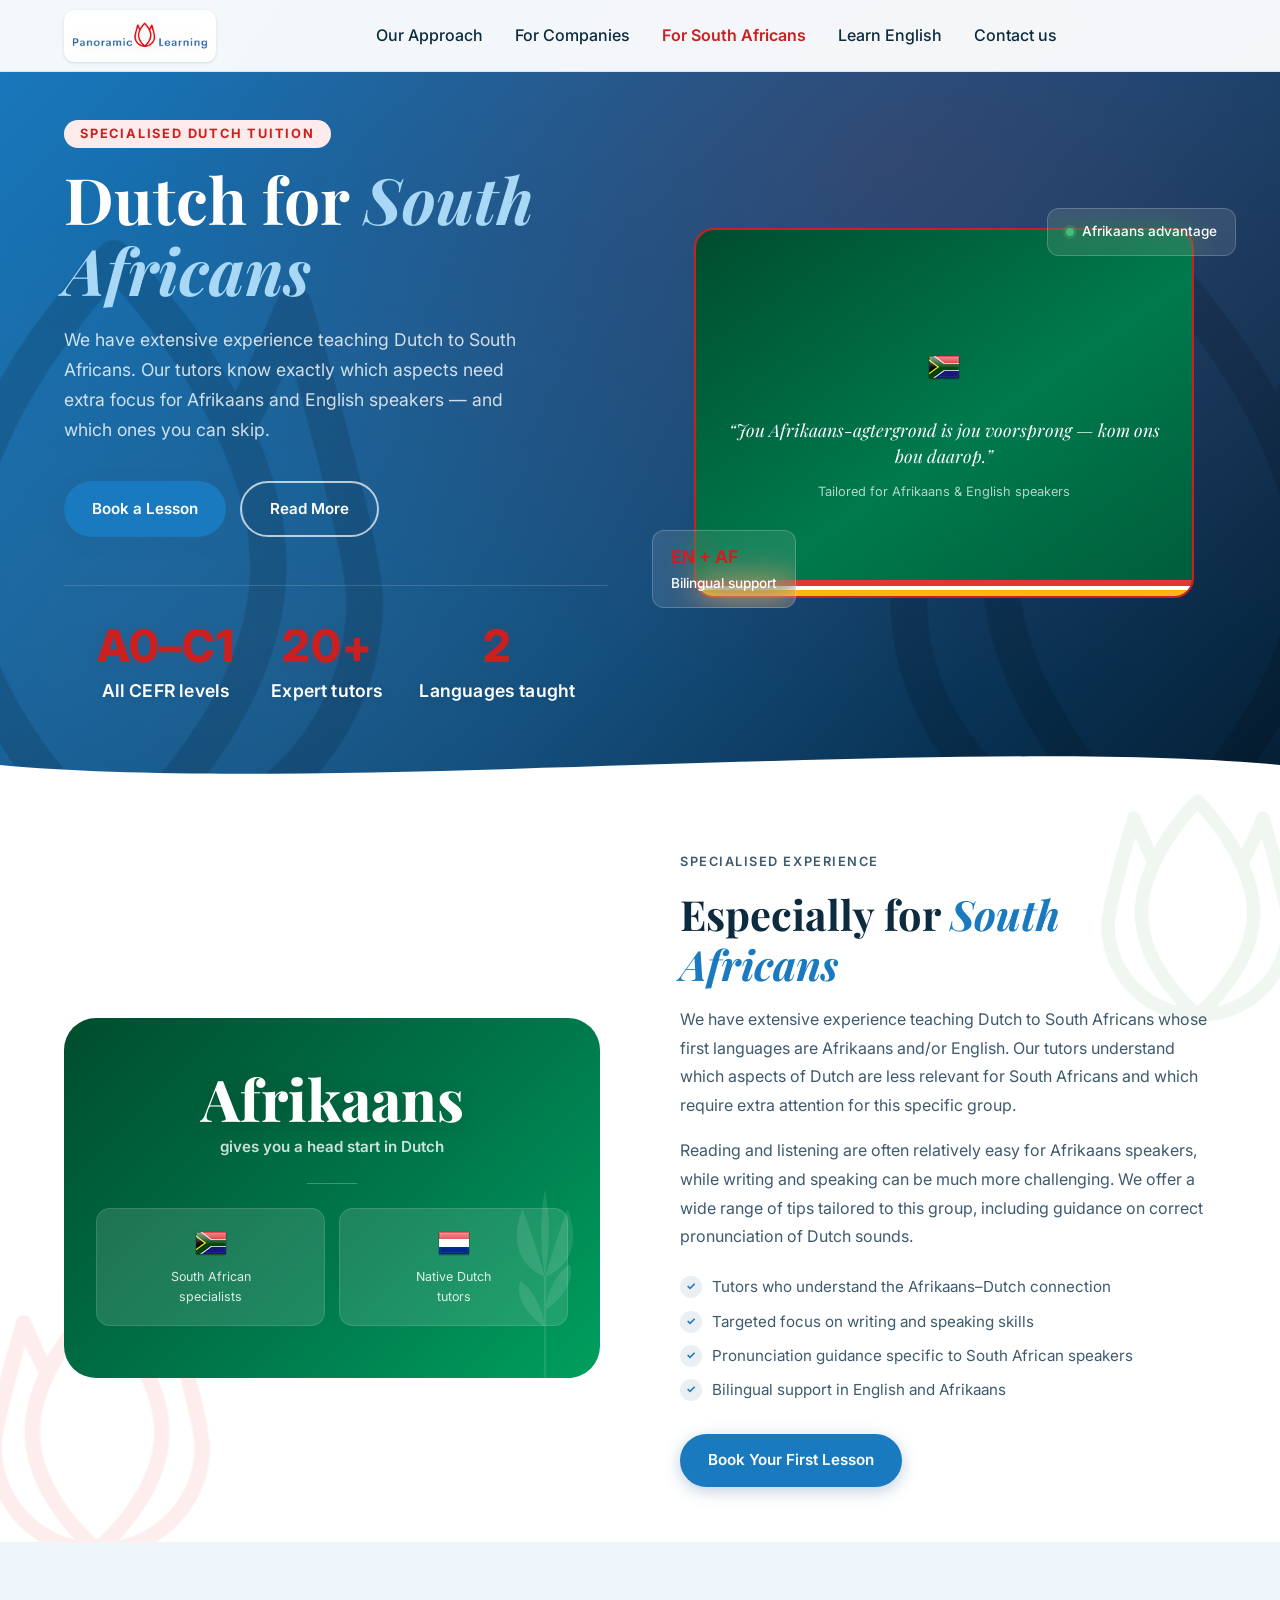
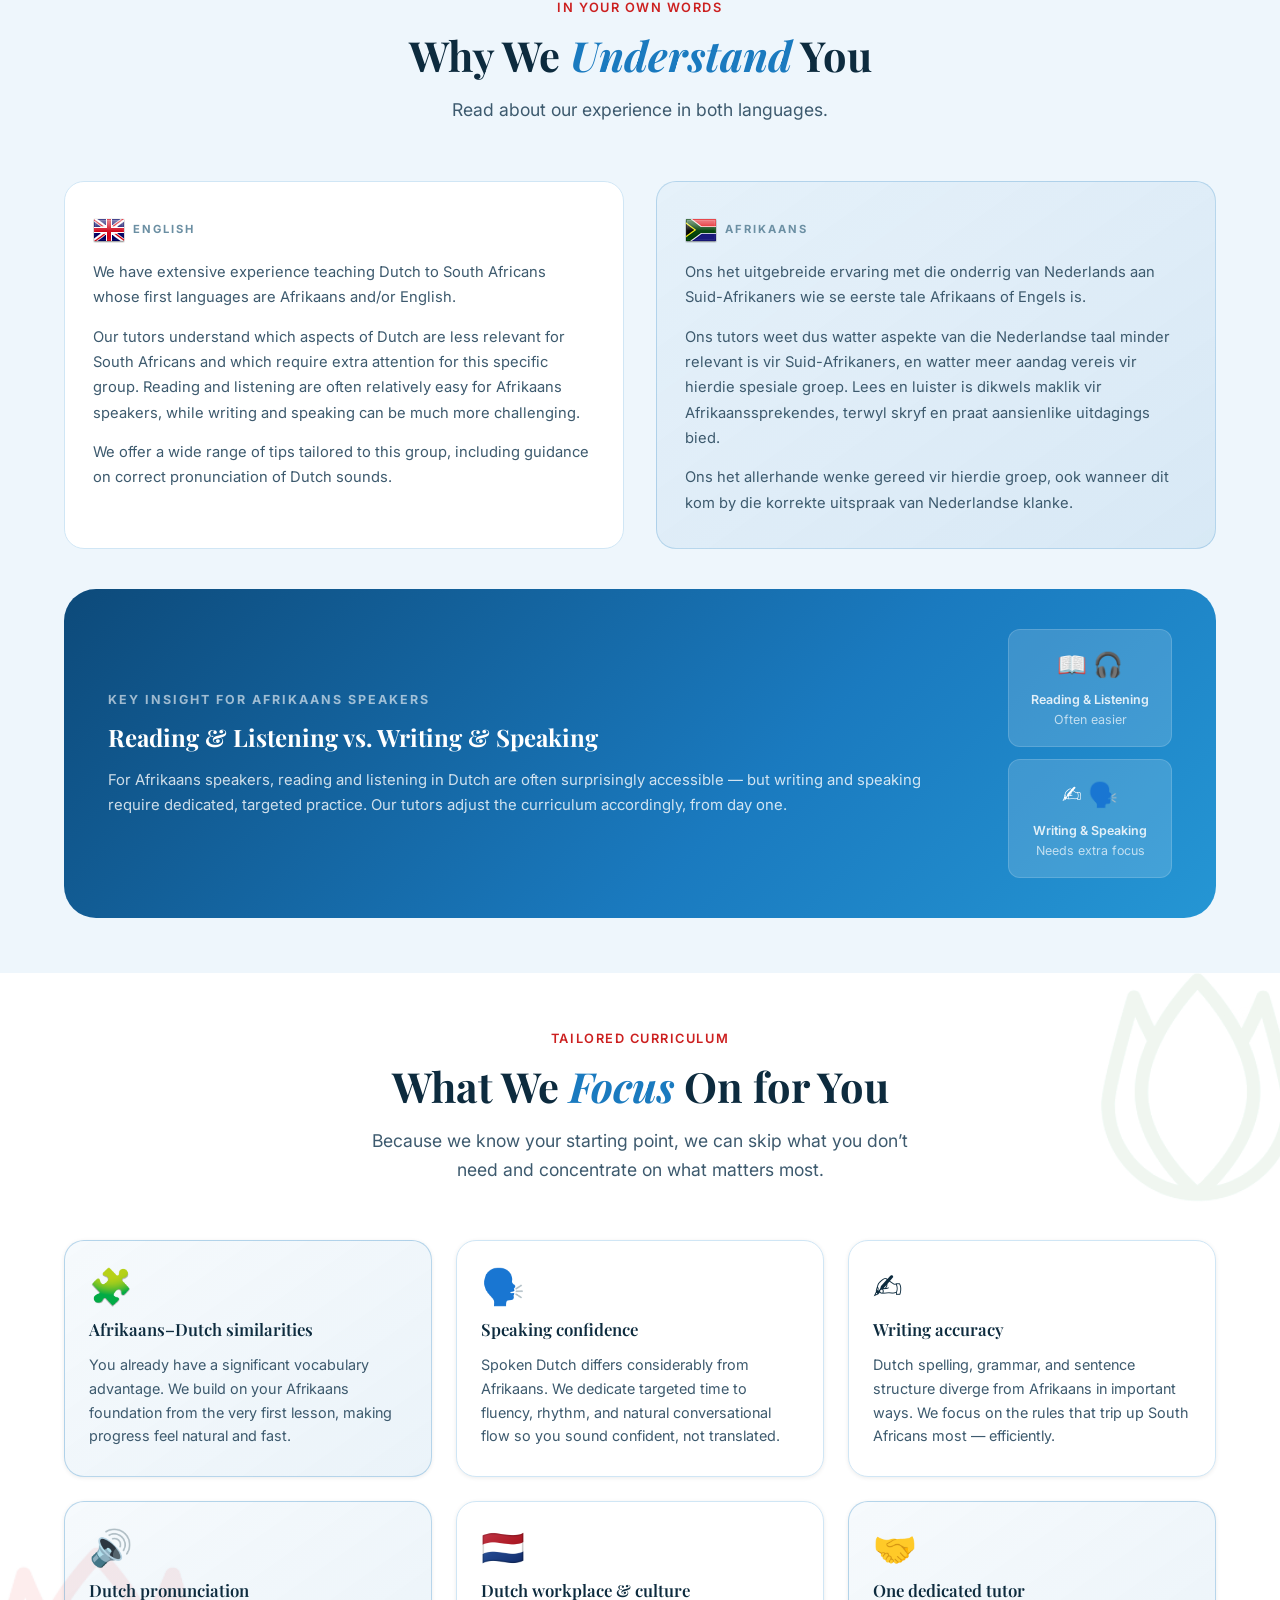
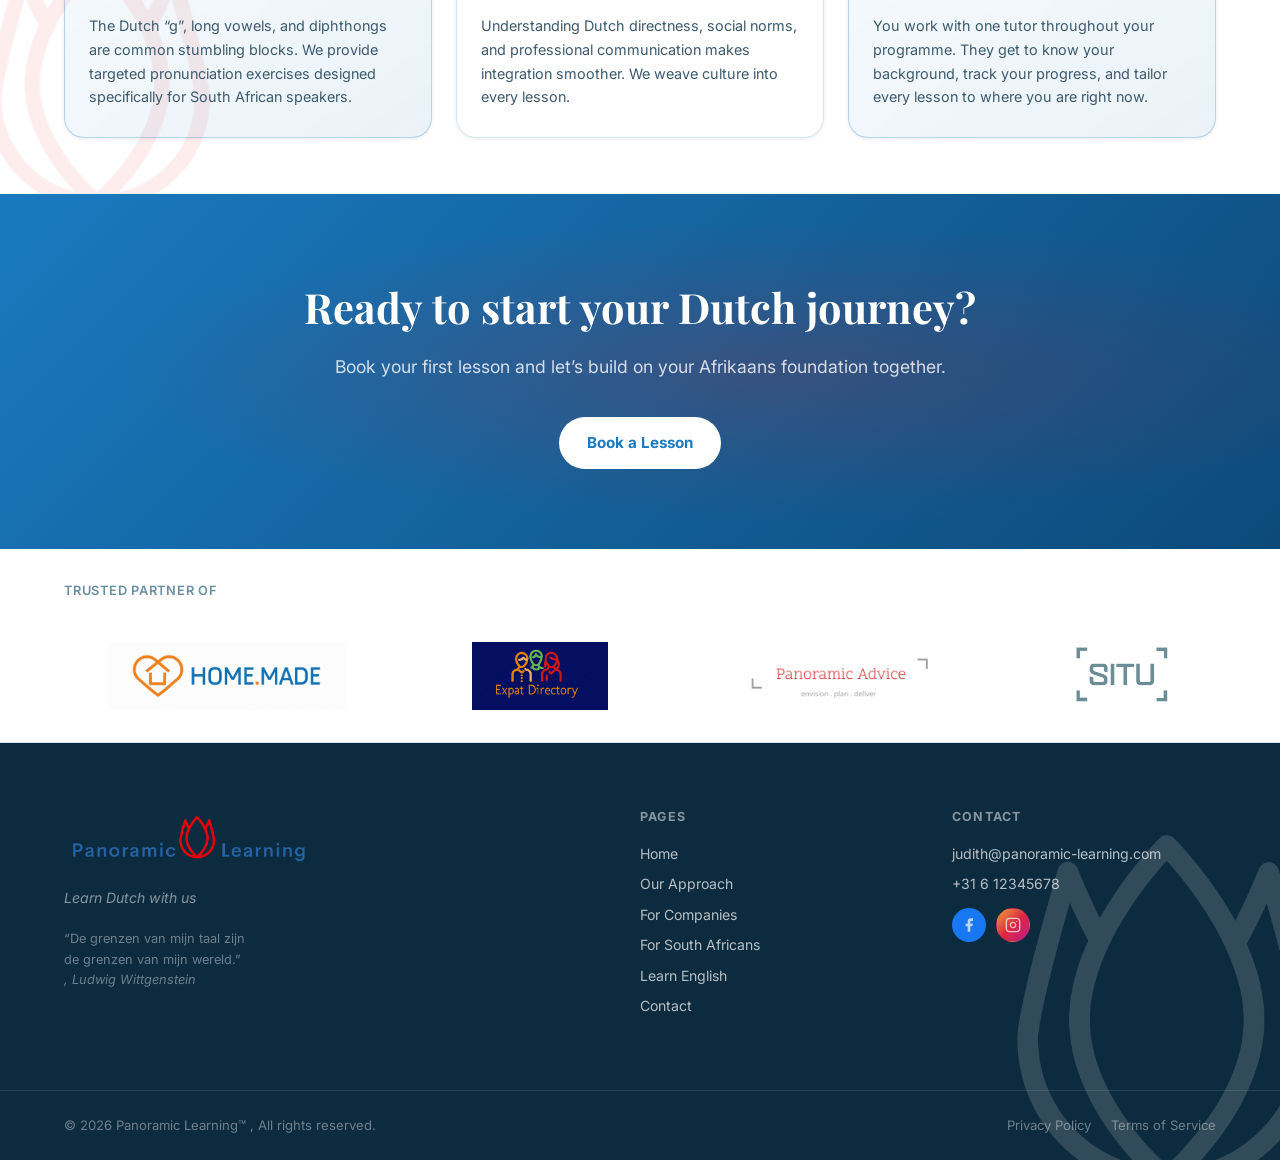
<file: south-africans.html>
<!DOCTYPE html>
<html lang="en">

<head>
  <meta charset="UTF-8" />
  <meta name="viewport" content="width=device-width, initial-scale=1.0" />
  <title>For South Africans - Panoramic Learning</title>
  <meta name="description" content="Dutch lessons designed for South Africans. Expert tutors who understand Afrikaans and English speakers. Pronunciation, writing, speaking — we know exactly where to focus." />
  <meta name="robots" content="noindex, nofollow" />
  <link rel="icon" type="image/png" href="images/logo.png" />
  <link rel="preconnect" href="https://fonts.googleapis.com" />
  <link rel="preconnect" href="https://fonts.gstatic.com" crossorigin />
  <link href="https://fonts.googleapis.com/css2?family=Playfair+Display:ital,wght@0,400;0,600;0,700;1,400;1,600;1,700&family=Inter:wght@300;400;500;600;700;800&display=swap" rel="stylesheet" />
  <link rel="stylesheet" href="style.css" />
  <link rel="stylesheet" href="flag-icons.min.css">

  <style>
    /* ===== FOR SOUTH AFRICANS - PAGE-SPECIFIC STYLES ===== */
    .hero.page-hero { min-height: 72vh; }
    .main-menu a.nav-active { color: var(--clr-accent) !important; font-weight: 600; }

    /* ---------- HERO CARD: SA colours ---------- */
    .hero-card--main.sa-bg {
      position: relative;
      overflow: hidden;
      border: 2.5px solid var(--clr-accent) !important;
      background: linear-gradient(145deg, #004d2e 0%, #007A4D 55%, #005c3a 100%);
    }
    .hero-card--main.sa-bg > * { position: relative; z-index: 2; }

    /* ---------- BILINGUAL SPLIT ---------- */
    .sa-lang-split {
      display: grid;
      grid-template-columns: 1fr 1fr;
      gap: 32px;
      margin-top: 32px;
    }
    .sa-lang-block {
      border-radius: var(--radius-lg);
      padding: 32px 28px;
      border: 1px solid var(--clr-border);
      background: #fff;
    }
    .sa-lang-block--afrikaans {
      background: linear-gradient(145deg, rgba(26,122,191,0.04), rgba(26,122,191,0.10));
      border-color: rgba(26,122,191,0.22);
    }
    .sa-lang-label {
      font-size: 0.7rem;
      font-weight: 700;
      letter-spacing: 2px;
      text-transform: uppercase;
      color: var(--clr-light);
      margin-bottom: 14px;
      display: flex;
      align-items: center;
      gap: 8px;
    }
    .sa-lang-block p { font-size: 0.92rem; color: var(--clr-mid); line-height: 1.72; margin: 0 0 14px; }
    .sa-lang-block p:last-child { margin-bottom: 0; }

    /* ---------- FEATURE CARDS ---------- */
    .features-grid {
      display: grid;
      grid-template-columns: repeat(3, 1fr);
      gap: 24px;
      margin-top: 48px;
    }
    .feature-card:last-child:nth-child(3n+1) { grid-column: 2; }
    .feature-card:last-child:nth-child(3n+2) { grid-column: 2 / 4; justify-self: center; max-width: 566px; }
    .feature-card {
      background: #fff;
      border-radius: var(--radius-lg);
      padding: 28px 24px;
      box-shadow: var(--shadow-sm);
      border: 1px solid var(--clr-border);
      display: flex;
      flex-direction: column;
      gap: 10px;
      transition: transform 0.22s ease, box-shadow 0.22s ease;
    }
    .feature-card:hover { transform: translateY(-5px); box-shadow: var(--shadow-lg); }
    .feature-card--accent {
      border-color: rgba(26,122,191,0.28);
      background: linear-gradient(145deg, rgba(26,122,191,0.04), rgba(26,122,191,0.09));
    }
    .feature-card-icon { font-size: 2.2rem; line-height: 1; margin-bottom: 2px; }
    .feature-card h3 {
      font-family: var(--font-heading);
      font-size: 1.05rem;
      color: var(--clr-dark);
      margin: 0;
      font-weight: 600;
    }
    .feature-card p { font-size: 0.9rem; color: var(--clr-mid); margin: 0; line-height: 1.65; }

    /* ---------- RESPONSIVE ---------- */
    @media (max-width: 960px) {
      .features-grid { grid-template-columns: repeat(2, 1fr); }
      .sa-lang-split { grid-template-columns: 1fr; }
      .feature-card:last-child:nth-child(3n+1) { grid-column: auto; }
      .feature-card:last-child:nth-child(3n+2) { grid-column: auto; max-width: none; }
    }
    @media (max-width: 600px) {
      .features-grid { grid-template-columns: 1fr; }
      .feature-card:last-child:nth-child(3n+1) { grid-column: auto; }
      .hero.page-hero { min-height: 60vh; }
      /* Reduce key-insight banner padding on phones */
      .key-insight-banner {
        padding: 28px 20px !important;
        gap: 20px !important;
        flex-direction: column;
        align-items: flex-start;
      }
      .key-insight-banner > div:last-child {
        flex-direction: row !important;
        flex-wrap: wrap;
        width: 100%;
        gap: 10px !important;
      }
      .key-insight-banner > div:last-child > div {
        flex: 1;
        min-width: 130px;
      }
    }
  </style>
</head>

<body>

  <!-- ========== HEADER ========== -->
  <header class="site-header" id="site-header">
    <div class="container header-inner">
      <a href="index.html" class="logo">
        <span class="logo-highlight logo-highlight--full">
          <img src="images/full-logo.png" alt="Panoramic Learning" class="logo-img logo-img--full" />
        </span>
        <span class="logo-highlight logo-highlight--tulip">
          <img src="images/logo.png" alt="Panoramic Learning Tulip Logo" class="logo-img logo-img--tulip" />
        </span>
      </a>
      <nav class="main-nav" id="main-nav">
        <ul class="main-menu">
          <li><a href="approach.html">Our Approach</a></li>
          <li><a href="companies.html">For Companies</a></li>
          <li><a href="south-africans.html" class="nav-active">For South Africans</a></li>
          <li><a href="english.html">Learn English</a></li>
          <li><a href="contact.html">Contact us</a></li>
        </ul>
      </nav>
      <div class="header-actions">
        <button class="hamburger" id="hamburger" aria-label="Toggle menu" aria-expanded="false">
          <span></span><span></span><span></span>
        </button>
      </div>
    </div>
  </header>

  <!-- ========== PAGE HERO ========== -->
  <section class="hero page-hero" id="sa-top">
    <div class="hero-bg"></div>
    <div class="container hero-inner">

      <div class="hero-content slide-in-left">
        <p class="hero-eyebrow">Specialised Dutch Tuition</p>
        <h1 class="hero-title">Dutch for <em style="font-style:italic;color:#a8d8f5;">South Africans</em></h1>
        <p class="hero-sub">We have extensive experience teaching Dutch to South Africans. Our tutors know exactly which aspects need extra focus for Afrikaans and English speakers — and which ones you can skip.</p>
        <div class="hero-actions fade-up anim-delay-1">
          <a href="index.html#booking" class="btn btn-primary">Book a Lesson</a>
          <a href="#bilingual" class="btn btn-outline">Read More</a>
        </div>
        <div class="hero-stats fade-up anim-delay-2">
          <div class="stat"><strong>A0–C1</strong><span>All CEFR levels</span></div>
          <div class="stat"><strong>20+</strong><span>Expert tutors</span></div>
          <div class="stat"><strong>2</strong><span>Languages taught</span></div>
        </div>
      </div>

      <div class="hero-visual slide-in-right">
        <div class="hero-card hero-card--main sa-bg">
          <!-- SA flag stripe decoration -->
          <div aria-hidden="true" style="position:absolute;inset:0;z-index:1;overflow:hidden;pointer-events:none;">
            <div style="position:absolute;bottom:0;left:0;width:100%;height:6px;background:#FFB612;"></div>
            <div style="position:absolute;bottom:6px;left:0;width:100%;height:4px;background:#fff;"></div>
            <div style="position:absolute;bottom:10px;left:0;width:100%;height:6px;background:#DE3831;"></div>
          </div>
          <div class="hero-card-icon"><i class="fi fi-za" style="font-size:2.4rem;"></i></div>
          <p class="hero-card-quote" style="color:#fff;">&ldquo;Jou Afrikaans-agtergrond is jou voorsprong &mdash; kom ons bou daarop.&rdquo;</p>
          <p class="hero-card-author" style="color:rgba(255,255,255,0.7);">Tailored for Afrikaans &amp; English speakers</p>
        </div>
        <div class="hero-card hero-card--float hero-card--float-1">
          <span class="badge-dot badge-dot--green"></span>
          <span>Afrikaans advantage</span>
        </div>
        <div class="hero-card hero-card--float hero-card--float-2">
          <strong>EN + AF</strong>
          <span>Bilingual support</span>
        </div>
      </div>
    </div>

    <div aria-hidden="true" style="position:absolute;left:-180px;bottom:-90px;opacity:0.13;z-index:0;pointer-events:none;">
      <img src="images/black-logo.png" alt="" style="width:600px;height:auto;display:block;" />
    </div>
    <div aria-hidden="true" style="position:absolute;right:-180px;bottom:-90px;opacity:0.13;z-index:0;pointer-events:none;">
      <img src="images/black-logo.png" alt="" style="width:600px;height:auto;display:block;" />
    </div>

    <div class="hero-wave">
      <svg viewBox="0 0 1440 60" preserveAspectRatio="none">
        <path d="M0,30 C360,60 1080,0 1440,30 L1440,60 L0,60 Z" fill="#ffffff" />
      </svg>
    </div>
  </section>

  <!-- ========== BILINGUAL INTRO ========== -->
  <section class="section about" id="bilingual">
    <!-- tulip logo watermarks -->
    <div aria-hidden="true" style="position:absolute;left:-50px;bottom:-30px;opacity:0.07;z-index:0;pointer-events:none;"><img src="images/logo.png" alt="" style="width:300px;height:auto;display:block;"></div>
    <div aria-hidden="true" style="position:absolute;right:-50px;top:-20px;opacity:0.06;z-index:0;pointer-events:none;"><img src="images/logo.png" alt="" style="width:260px;height:auto;display:block;filter:hue-rotate(150deg);"></div>

    <div class="container about-grid">

      <!-- Left: stat box -->
      <div class="about-image-wrap slide-in-left">
        <div style="border-radius:var(--radius-xl);overflow:hidden;position:relative;background:linear-gradient(135deg,#004d2e 0%,#007A4D 60%,#00a05e 100%);min-height:360px;display:flex;flex-direction:column;align-items:center;justify-content:center;gap:24px;padding:44px 32px;width:100%;">
          <div style="text-align:center;">
            <div style="font-family:var(--font-heading);font-size:3.6rem;font-weight:800;color:#fff;line-height:1;text-shadow:0 2px 20px rgba(0,0,0,0.2);">Afrikaans</div>
            <div style="color:rgba(255,255,255,0.8);font-size:0.95rem;font-weight:600;margin-top:8px;">gives you a head start in Dutch</div>
          </div>
          <div style="width:50px;height:1px;background:rgba(255,255,255,0.25);"></div>
          <div style="display:grid;grid-template-columns:1fr 1fr;gap:14px;width:100%;">
            <div style="background:rgba(255,255,255,0.12);border-radius:14px;padding:18px 14px;text-align:center;border:1px solid rgba(255,255,255,0.12);">
              <div style="font-size:1.6rem;line-height:1;margin-bottom:8px;"><i class="fi fi-za"></i></div>
              <div style="color:rgba(255,255,255,0.85);font-size:0.78rem;">South African<br>specialists</div>
            </div>
            <div style="background:rgba(255,255,255,0.12);border-radius:14px;padding:18px 14px;text-align:center;border:1px solid rgba(255,255,255,0.12);">
              <div style="font-size:1.6rem;line-height:1;margin-bottom:8px;"><i class="fi fi-nl"></i></div>
              <div style="color:rgba(255,255,255,0.85);font-size:0.78rem;">Native Dutch<br>tutors</div>
            </div>
          </div>
          <!-- Tulip watermark -->
          <svg aria-hidden="true" viewBox="0 0 80 200" xmlns="http://www.w3.org/2000/svg"
            style="position:absolute;bottom:0;right:10px;width:90px;opacity:0.10;pointer-events:none;">
            <path d="M40,200 L40,110" fill="none" stroke="#fff" stroke-width="2" stroke-linecap="round" />
            <path d="M40,155 C24,143 13,128 18,114 C26,118 37,134 40,155Z" fill="#fff" />
            <path d="M40,140 C56,128 67,113 62,99 C54,103 43,118 40,140Z" fill="#fff" />
            <path d="M40,110 C16,101 9,76 20,50 C27,68 34,90 40,110Z" fill="#fff" />
            <path d="M40,110 C36,84 35,58 40,32 C45,58 44,84 40,110Z" fill="#fff" />
            <path d="M40,110 C64,101 71,76 60,50 C53,68 46,90 40,110Z" fill="#fff" />
          </svg>
        </div>
      </div>

      <!-- Right: content -->
      <div class="about-content slide-in-right">
        <p class="section-eyebrow">Specialised Experience</p>
        <h2 class="section-title">Especially for <em>South Africans</em></h2>
        <p>We have extensive experience teaching Dutch to South Africans whose first languages are Afrikaans and/or English. Our tutors understand which aspects of Dutch are less relevant for South Africans and which require extra attention for this specific group.</p>
        <p>Reading and listening are often relatively easy for Afrikaans speakers, while writing and speaking can be much more challenging. We offer a wide range of tips tailored to this group, including guidance on correct pronunciation of Dutch sounds.</p>
        <ul class="about-features">
          <li><span class="feature-icon">&#x2713;</span> Tutors who understand the Afrikaans–Dutch connection</li>
          <li><span class="feature-icon">&#x2713;</span> Targeted focus on writing and speaking skills</li>
          <li><span class="feature-icon">&#x2713;</span> Pronunciation guidance specific to South African speakers</li>
          <li><span class="feature-icon">&#x2713;</span> Bilingual support in English and Afrikaans</li>
        </ul>
        <a href="index.html#booking" class="btn btn-primary">Book Your First Lesson</a>
      </div>
    </div>
  </section>

  <!-- ========== BILINGUAL TEXT SECTION ========== -->
  <section class="section section--alt" id="in-your-language">
    <!-- tulip logo watermarks -->

    <div class="container">
      <div class="section-header fade-up">
        <p class="section-eyebrow">In Your Own Words</p>
        <h2 class="section-title">Why We <em>Understand</em> You</h2>
        <p class="section-sub">Read about our experience in both languages.</p>
      </div>

      <div class="sa-lang-split fade-up">
        <div class="sa-lang-block">
          <div class="sa-lang-label"><i class="fi fi-gb"></i> English</div>
          <p>We have extensive experience teaching Dutch to South Africans whose first languages are Afrikaans and/or English.</p>
          <p>Our tutors understand which aspects of Dutch are less relevant for South Africans and which require extra attention for this specific group. Reading and listening are often relatively easy for Afrikaans speakers, while writing and speaking can be much more challenging.</p>
          <p>We offer a wide range of tips tailored to this group, including guidance on correct pronunciation of Dutch sounds.</p>
        </div>

        <div class="sa-lang-block sa-lang-block--afrikaans">
          <div class="sa-lang-label"><i class="fi fi-za"></i> Afrikaans</div>
          <p>Ons het uitgebreide ervaring met die onderrig van Nederlands aan Suid-Afrikaners wie se eerste tale Afrikaans of Engels is.</p>
          <p>Ons tutors weet dus watter aspekte van die Nederlandse taal minder relevant is vir Suid-Afrikaners, en watter meer aandag vereis vir hierdie spesiale groep. Lees en luister is dikwels maklik vir Afrikaanssprekendes, terwyl skryf en praat aansienlike uitdagings bied.</p>
          <p>Ons het allerhande wenke gereed vir hierdie groep, ook wanneer dit kom by die korrekte uitspraak van Nederlandse klanke.</p>
        </div>
      </div>

      <!-- Key insight banner -->
      <div style="margin-top:40px;background:linear-gradient(135deg,#0d4a7a 0%,#1a7abf 60%,#2596d4 100%);border-radius:var(--radius-xl);padding:40px 44px;color:#fff;display:flex;align-items:center;gap:40px;flex-wrap:wrap;" class="fade-up key-insight-banner">
        <div style="flex:1;min-width:240px;">
          <p style="font-size:0.78rem;font-weight:700;letter-spacing:2px;text-transform:uppercase;color:rgba(255,255,255,0.6);margin:0 0 8px;">Key insight for Afrikaans speakers</p>
          <h3 style="font-family:var(--font-heading);font-size:1.5rem;color:#fff;margin:0 0 12px;">Reading &amp; Listening vs. Writing &amp; Speaking</h3>
          <p style="color:rgba(255,255,255,0.8);margin:0;font-size:0.93rem;line-height:1.65;">For Afrikaans speakers, reading and listening in Dutch are often surprisingly accessible &mdash; but writing and speaking require dedicated, targeted practice. Our tutors adjust the curriculum accordingly, from day one.</p>
        </div>
        <div style="display:flex;flex-direction:column;gap:12px;flex-shrink:0;">
          <div style="background:rgba(255,255,255,0.15);border-radius:12px;padding:16px 22px;border:1px solid rgba(255,255,255,0.15);text-align:center;">
            <div style="font-size:1.5rem;margin-bottom:6px;">&#x1F4D6; &#x1F3A7;</div>
            <div style="font-size:0.78rem;color:rgba(255,255,255,0.85);font-weight:600;">Reading &amp; Listening<br><span style="font-weight:400;opacity:0.8;">Often easier</span></div>
          </div>
          <div style="background:rgba(255,255,255,0.15);border-radius:12px;padding:16px 22px;border:1px solid rgba(255,255,255,0.15);text-align:center;">
            <div style="font-size:1.5rem;margin-bottom:6px;">&#x270D;&#xFE0F; &#x1F5E3;&#xFE0F;</div>
            <div style="font-size:0.78rem;color:rgba(255,255,255,0.85);font-weight:600;">Writing &amp; Speaking<br><span style="font-weight:400;opacity:0.8;">Needs extra focus</span></div>
          </div>
        </div>
      </div>
    </div>
  </section>

  <!-- ========== WHAT WE FOCUS ON ========== -->
  <section class="section" id="focus-areas">
    <!-- tulip logo watermarks -->
    <div aria-hidden="true" style="position:absolute;left:-50px;bottom:-30px;opacity:0.07;z-index:0;pointer-events:none;"><img src="images/logo.png" alt="" style="width:300px;height:auto;display:block;"></div>
    <div aria-hidden="true" style="position:absolute;right:-50px;top:-20px;opacity:0.06;z-index:0;pointer-events:none;"><img src="images/logo.png" alt="" style="width:260px;height:auto;display:block;filter:hue-rotate(150deg);"></div>

    <div class="container">
      <div class="section-header fade-up">
        <p class="section-eyebrow">Tailored Curriculum</p>
        <h2 class="section-title">What We <em>Focus</em> On for You</h2>
        <p class="section-sub">Because we know your starting point, we can skip what you don&rsquo;t need and concentrate on what matters most.</p>
      </div>

      <div class="features-grid">

        <div class="feature-card feature-card--accent fade-up anim-delay-1">
          <div class="feature-card-icon">&#x1F9E9;</div>
          <h3>Afrikaans–Dutch similarities</h3>
          <p>You already have a significant vocabulary advantage. We build on your Afrikaans foundation from the very first lesson, making progress feel natural and fast.</p>
        </div>

        <div class="feature-card fade-up anim-delay-2">
          <div class="feature-card-icon">&#x1F5E3;&#xFE0F;</div>
          <h3>Speaking confidence</h3>
          <p>Spoken Dutch differs considerably from Afrikaans. We dedicate targeted time to fluency, rhythm, and natural conversational flow so you sound confident, not translated.</p>
        </div>

        <div class="feature-card fade-up anim-delay-3">
          <div class="feature-card-icon">&#x270D;&#xFE0F;</div>
          <h3>Writing accuracy</h3>
          <p>Dutch spelling, grammar, and sentence structure diverge from Afrikaans in important ways. We focus on the rules that trip up South Africans most &mdash; efficiently.</p>
        </div>

        <div class="feature-card feature-card--accent fade-up anim-delay-1">
          <div class="feature-card-icon">&#x1F50A;</div>
          <h3>Dutch pronunciation</h3>
          <p>The Dutch &ldquo;g&rdquo;, long vowels, and diphthongs are common stumbling blocks. We provide targeted pronunciation exercises designed specifically for South African speakers.</p>
        </div>

        <div class="feature-card fade-up anim-delay-2">
          <div class="feature-card-icon">&#x1F1F3;&#x1F1F1;</div>
          <h3>Dutch workplace &amp; culture</h3>
          <p>Understanding Dutch directness, social norms, and professional communication makes integration smoother. We weave culture into every lesson.</p>
        </div>

        <div class="feature-card feature-card--accent fade-up anim-delay-3">
          <div class="feature-card-icon">&#x1F91D;</div>
          <h3>One dedicated tutor</h3>
          <p>You work with one tutor throughout your programme. They get to know your background, track your progress, and tailor every lesson to where you are right now.</p>
        </div>

      </div>
    </div>
  </section>

  <!-- ========== CTA BAND ========== -->
  <section class="cta-band">
    <!-- tulip logo watermarks -->
    <div class="container cta-band-inner">
      <h2>Ready to start your Dutch journey?</h2>
      <p>Book your first lesson and let&rsquo;s build on your Afrikaans foundation together.</p>
      <a href="index.html#booking" class="btn btn-white">Book a Lesson</a>
    </div>
  </section>

  <!-- ========== PARTNERS STRIP ========== -->
  <section class="partners">
    <div class="container">
      <p class="partners-label">Trusted partner of</p>
      <div class="partners-logos">
        <span class="partner-logo"><img src="images/home-made.jpg" alt="Home.Made logo" style="height:68px;" /></span>
        <span class="partner-logo"><img src="images/expat-directory.png" alt="Expat Directory logo" style="height:68px;" /></span>
        <span class="partner-logo"><img src="images/panoramic-advice.png" alt="Panoramic Advice logo" style="height:68px;" /></span>
        <span class="partner-logo"><img src="images/situ.jpg" alt="Situ logo" style="height:68px;" /></span>
      </div>
    </div>
  </section>

  <!-- ========== FOOTER ========== -->
  <footer class="site-footer">
    <!-- tulip logo watermarks -->
    <div aria-hidden="true" style="position:absolute;right:-60px;bottom:-40px;opacity:0.15;z-index:0;pointer-events:none;"><img src="images/black-logo.png" alt="" style="width:340px;height:auto;display:block;filter:invert(1);"></div>
    <div class="container footer-grid">
      <div class="footer-brand">
        <a href="index.html" class="logo logo--footer">
          <img src="images/full-logo.png" alt="Panoramic Learning" class="logo-img logo-img--footer" />
        </a>
        <p class="footer-tagline">Learn Dutch with us</p>
        <p class="footer-quote">&ldquo;De grenzen van mijn taal zijn<br>de grenzen van mijn wereld.&rdquo;<br><em>, Ludwig Wittgenstein</em></p>
      </div>
      <div class="footer-col">
        <h4>Pages</h4>
        <a href="index.html">Home</a>
        <a href="approach.html">Our Approach</a>
        <a href="companies.html">For Companies</a>
        <a href="south-africans.html">For South Africans</a>
        <a href="english.html">Learn English</a>

        <a href="contact.html">Contact</a>
      </div>
      <div class="footer-col">
        <h4>Contact</h4>
        <a href="mailto:judith@panoramic-learning.com" style="white-space:nowrap;">judith@panoramic-learning.com</a>
        <a href="tel:+31612345678" style="white-space:nowrap;">+31 6 12345678</a>
        <div class="social-btns social-btns--footer">
          <a href="https://www.facebook.com/panoramiclearning" target="_blank" rel="noopener" class="social-btn social-btn--fb" aria-label="Facebook">
            <svg xmlns="http://www.w3.org/2000/svg" width="16" height="16" viewBox="0 0 24 24" fill="currentColor"><path d="M18 2h-3a5 5 0 0 0-5 5v3H7v4h3v8h4v-8h3l1-4h-4V7a1 1 0 0 1 1-1h3z"/></svg>
          </a>
          <a href="https://www.instagram.com/panoramic_learning" target="_blank" rel="noopener" class="social-btn social-btn--ig" aria-label="Instagram">
            <svg xmlns="http://www.w3.org/2000/svg" width="16" height="16" viewBox="0 0 24 24" fill="none" stroke="currentColor" stroke-width="2" stroke-linecap="round" stroke-linejoin="round"><rect x="2" y="2" width="20" height="20" rx="5" ry="5"/><path d="M16 11.37A4 4 0 1 1 12.63 8 4 4 0 0 1 16 11.37z"/><line x1="17.5" y1="6.5" x2="17.51" y2="6.5"/></svg>
          </a>
        </div>
      </div>
    </div>
    <div class="footer-bottom">
      <div class="container">
        <p>&copy; 2026 Panoramic Learning&trade; , All rights reserved.</p>
        <div class="footer-legal">
          <a href="#">Privacy Policy</a>
          <a href="#">Terms of Service</a>
        </div>
      </div>
    </div>
  </footer>

  <script src="script.js"></script>
  <script src="scroll-animate.js"></script>
</body>
</html>
</file>
<file: style.css>
﻿@media (max-width: 800px) {
  /* Hide right tulip hero background on all pages for mobile/tablet */
  .hero-logo-art-right,
  [style*="right:-50px"][aria-hidden="true"],
  [style*="right:-180px"][aria-hidden="true"],
  [style*="right:-60px"][aria-hidden="true"] {
    display: none !important;
  }
}
@media (max-width: 480px) {
  .social-btns--footer {
    display: flex;
    justify-content: center;
    width: 100%;
    margin-left: auto;
    margin-right: auto;
  }

  .logo-img--footer {
    display: block !important;
    height: 44px;
    max-width: 250px;
    width: auto;
    margin: 0 auto;
    padding: 2px;
  }
}

/* Hero stats: always centered, never wrap */
/* By default, only show full logo highlight, hide empty highlight wrappers */
.logo-highlight--tulip {
  display: none !important;
}

.logo-highlight--full {
  display: flex !important;
}

@media (max-width: 1024px) {

  /* Only show tulip highlight on mobile, hide full logo highlight */
  .logo-highlight--tulip {
    display: flex !important;
  }

  .logo-highlight--full {
    display: none !important;
  }
}

/* Highlighted logo wrapper for desktop */
/* Highlighted logo wrapper for desktop */
.logo-highlight {
  display: flex;
  justify-content: center;
  padding: 2px 6px;
  margin: 0;
  border-radius: 10px;
  background: #fff;
  box-shadow: 0 1px 4px 0 rgba(0, 0, 0, 0.08), 0 1px 2px 0 rgba(0, 0, 0, 0.05);
  transition: box-shadow .2s, transform .2s;
  position: relative;
  z-index: 10;
}

.logo-highlight:hover {
  box-shadow: 0 8px 40px 0 rgba(0, 0, 0, 0.12), 0 6px 24px 0 rgba(0, 0, 0, 0.08);
  transform: scale(1.06) rotate(-1deg);
}

.logo-highlight .logo-img--full,
.logo-highlight .logo-img--tulip {
  filter: drop-shadow(0 2px 8px rgba(0, 0, 0, 0.10));
  transition: filter .2s;
}

.logo-highlight:hover .logo-img--full,
.logo-highlight:hover .logo-img--tulip {
  filter: drop-shadow(0 6px 20px rgba(0, 0, 0, 0.15));
}

/* Hide tulip-only logo by default, show full logo */
.logo-img--tulip {
  display: none;
}

/* Desktop: limit full logo size for >1024px */
.logo-img--full {
  display: block;
  height: 48px;
  max-width: 140px;
  width: auto;
  object-fit: contain;
}

/* (Removed 1080px block, see 1024px block below) */
/* Hide tulip-only logo by default, show full logo */
.logo-img--tulip {
  display: none;
}

.logo-img--full {
  display: block;
}

/* Hero stats: flex row on desktop, wraps cleanly on mobile */
.hero-stats {
  gap: 36px;
  flex-wrap: wrap;
  justify-content: center;
  align-items: center;
}

.hero-stats .stat {
  min-width: 100px;
  text-align: center;
  display: flex;
  flex-direction: column;
}

/* Center the last course card if it wraps alone to a new row */
.courses-grid>.course-card:only-child,
.courses-grid>.course-card:last-child:nth-child(odd) {
  margin-left: auto;
  margin-right: auto;
  grid-column: 1 / -1;
}

/* About grid: stacks at 900px and below (tablets, phones) â€” handled cleanly in main responsive block */

/* Place hero tulip images just above the background */
.hero-logo-art-left,
.hero-logo-art-right {
  display: block;
  z-index: 2;
}

@media (max-width: 600px) {
  .hero-logo-art-right {
    display: none !important;
  }

  .hero-logo-art-left {
    display: block !important;
  }
}

/* ---------- SCROLL ANIMATIONS ---------- */
.fade-slide-in,
.slide-in-left,
.slide-in-right,
.fade-up {
  opacity: 0;
  will-change: opacity, transform;
  transition: opacity 0.85s cubic-bezier(.4, 0, .2, 1), transform 0.85s cubic-bezier(.4, 0, .2, 1);
}

.fade-slide-in {
  transform: translateY(36px);
}

.slide-in-left {
  transform: translateX(-60px);
}

.slide-in-right {
  transform: translateX(60px);
}

.fade-up {
  transform: translateY(24px);
}

.fade-slide-in.visible,
.slide-in-left.visible,
.slide-in-right.visible,
.fade-up.visible {
  opacity: 1;
  transform: translate(0);
}

/* Staggered delay helpers */
.anim-delay-1 {
  transition-delay: 0.1s;
}

.anim-delay-2 {
  transition-delay: 0.2s;
}

.anim-delay-3 {
  transition-delay: 0.3s;
}

.anim-delay-4 {
  transition-delay: 0.4s;
}

/* ---------- MAIN MENU (HEADER) HORIZONTAL LAYOUT ---------- */
.main-nav .main-menu {
  display: flex;
  flex-direction: row;
  gap: 2rem;
  list-style: none;
  margin: 0;
  padding: 0;
}

.main-nav .main-menu li {
  display: flex;
  align-items: center;
}

.main-nav .main-menu a {
  display: block;
  padding: 0.5em 0;
  text-decoration: none;
  color: inherit;
  font-weight: 500;
  transition: color 0.2s;
}

.main-nav .main-menu a:hover,
.main-nav .main-menu .current-menu-item>a {
  color: var(--clr-accent, #22c7cd);
}

/* Tulip field background for hero card */
.hero-card--main.tulip-bg {
  background-image: url('images/tulip-field.jpeg');
  background-size: cover;
  background-position: center;
  position: relative;
  overflow: hidden;
  border: 2.5px solid var(--clr-accent) !important;
}

/* Business field background for hero card */
.hero-card--main.business-bg {
  position: relative;
  overflow: hidden;
  border: 2.5px solid var(--clr-accent) !important;
}

.hero-card--main.business-bg>* {
  position: relative;
  z-index: 2;
}

.hero-card--main.tulip-bg::before {
  content: '';
  position: absolute;
  top: 50%;
  left: 50%;
  width: 150%;
  height: 150%;
  transform: translate(-50%, -50%) scale(1.25);
  background-image: inherit;
  background: inherit;
  filter: blur(3px) brightness(0.5);
  z-index: 1;
  pointer-events: none;
  border: none;
}

.hero-card--main.tulip-bg>* {
  position: relative;
  z-index: 2;
}

/* =============================================
   PANORAMIC LEARNING â€” Showcase Stylesheet
   Design inspired by homemade-nl.com aesthetic:
   Clean, warm, professional, modern
   ============================================= */

/* ---------- TOKENS ---------- */
:root {
  scroll-behavior: smooth;
  --clr-primary: #1A7ABF;
  /* sky blue â€” from logo background */
  --clr-primary-dk: #0D4A7A;
  --clr-accent: #CC2020;
  /* tulip red â€” from logo mark */
  --clr-accent-lt: #fdeaea;
  --clr-dark: #0D2B3E;
  --clr-mid: #3d5a6e;
  --clr-light: #6b8fa3;
  --clr-bg: #ffffff;
  --clr-bg-alt: #EEF6FC;
  /* light sky tint â€” from logo background */
  --clr-border: #d0e6f5;

  --font-heading: 'Playfair Display', Georgia, serif;
  --font-body: 'Inter', system-ui, sans-serif;

  --radius-sm: 6px;
  --radius-md: 12px;
  --radius-lg: 20px;
  --radius-xl: 32px;

  --shadow-sm: 0 1px 4px rgba(0, 0, 0, .08);
  --shadow-md: 0 4px 16px rgba(0, 0, 0, .10);
  --shadow-lg: 0 12px 40px rgba(0, 0, 0, .12);

  --max-w: 1200px;
  --header-h: 72px;
}

/* ---------- RESET ---------- */
*,
*::before,
*::after {
  box-sizing: border-box;
  margin: 0;
  padding: 0;
}

html {
  scroll-behavior: smooth;
  font-size: 16px;
}

body {
  font-family: var(--font-body);
  color: var(--clr-dark);
  background: var(--clr-bg);
  line-height: 1.6;
  -webkit-font-smoothing: antialiased;
  overflow-x: hidden;
}

img {
  display: block;
  max-width: 100%;
}

a {
  color: inherit;
  text-decoration: none;
}

button {
  cursor: pointer;
  border: none;
  background: none;
  font-family: inherit;
}

ul {
  list-style: none;
}

input,
select,
textarea {
  font-family: var(--font-body);
  font-size: 1rem;
}

/* ---------- UTILS ---------- */
.container {
  max-width: var(--max-w);
  margin-inline: auto;
  padding-inline: 24px;
}

.section {
  padding-block: 56px;
  position: relative;
  overflow: hidden;
}

.section.how-it-works {
  padding-block: 56px;
}

.section:nth-of-type(odd) {
  background: var(--clr-bg-alt);
}

.section:nth-of-type(even) {
  background: var(--clr-bg);
}

.section--alt {
  background: var(--clr-bg-alt);
}

.section-eyebrow {
  font-size: .8rem;
  font-weight: 600;
  letter-spacing: .12em;
  text-transform: uppercase;
  color: var(--clr-accent);
  margin-bottom: 12px;
}

.section-title {
  font-family: var(--font-heading);
  font-size: clamp(1.8rem, 3.5vw, 2.6rem);
  font-weight: 700;
  line-height: 1.2;
  color: var(--clr-dark);
  margin-bottom: 16px;
}

.section-title em {
  color: var(--clr-primary);
  font-style: italic;
}

.section-sub {
  font-size: 1.1rem;
  color: var(--clr-mid);
  max-width: 560px;
}

.section-header {
  text-align: center;
  margin-bottom: 56px;
}

.section-header .section-sub {
  margin-inline: auto;
}

/* ---------- BUTTONS ---------- */
.btn {
  display: inline-flex;
  align-items: center;
  gap: 8px;
  padding: 14px 28px;
  border-radius: 50px;
  font-size: .95rem;
  font-weight: 600;
  transition: all .2s ease;
  white-space: nowrap;
}

.btn-primary {
  background: var(--clr-primary);
  color: #fff;
  box-shadow: 0 4px 16px rgba(43, 95, 142, .3);
}

.btn-primary:hover {
  background: var(--clr-primary-dk);
  transform: translateY(-2px);
  box-shadow: 0 8px 24px rgba(43, 95, 142, .4);
}

.btn-outline {
  border: 2px solid rgba(255, 255, 255, .7);
  color: #fff;
}

.btn-outline:hover {
  background: rgba(255, 255, 255, .15);
  border-color: #fff;
}

.btn-white {
  background: #fff;
  color: var(--clr-primary);
  font-weight: 700;
}

.btn-white:hover {
  transform: translateY(-2px);
  box-shadow: var(--shadow-lg);
}

.btn--full {
  width: 100%;
  justify-content: center;
}

/* ---------- HEADER ---------- */
.site-header {
  position: fixed;
  top: 0;
  left: 0;
  right: 0;
  z-index: 100;
  height: var(--header-h);
  background: rgba(255, 255, 255, .95);
  backdrop-filter: blur(12px);
  border-bottom: 1px solid var(--clr-border);
  transition: box-shadow .2s;
}

.site-header.scrolled {
  box-shadow: var(--shadow-md);
}

.header-inner {
  display: flex;
  align-items: center;
  justify-content: space-between;
  height: 100%;
  gap: 24px;
}

/* Logo */
.logo {
  display: flex;
  align-items: center;
  gap: 10px;
  flex-shrink: 0;
}

.logo-img--footer {
  height: 64px;
  width: auto;
  max-width: 250px;
  object-fit: contain;
  border-radius: 16px;
  background: transparent;
  padding: 4px;
  display: block !important;
  transition: box-shadow .2s, border-color .2s;
}

/* Only show highlight wrapper above 1024px */
@media (max-width: 1024px) {
  .logo-highlight {
    display: flex;
    align-items: center;
    justify-content: center;
    padding: 2px 6px;
    margin: 0;
    border-radius: 10px;
    background: linear-gradient(90deg, #fff 40%, #ffe6e6 80%, #1a7abf22 100%);
    box-shadow: 0 1px 4px 0 rgba(204, 32, 32, 0.08), 0 1px 2px 0 rgba(26, 122, 191, 0.05);
    transition: box-shadow .2s, transform .2s, background .2s;
    position: relative;
    z-index: 10;
  }

  .logo-highlight:hover {
    box-shadow: 0 8px 40px 0 rgba(204, 32, 32, 0.22), 0 6px 24px 0 rgba(26, 122, 191, 0.18);
    background: linear-gradient(90deg, #ffe6e6 0%, #fff 60%, #1a7abf22 100%);
    transform: scale(1.06) rotate(-1deg);
  }

  .logo-img {
    width: 50px;
    height: 50px;
    object-fit: contain;
    border-radius: 8px;
    padding: 2px;
  }

  /* Full-logo variant: natural proportions, transparent background */
  .logo-img--full {
    height: 56px;
    width: auto;
    max-width: 240px;
    object-fit: contain;
    border-radius: 16px;
    padding: 4px;
    transition: box-shadow .2s, border-color .2s;
  }

  .logo-img--footer {
    height: 64px;
    width: auto;
    max-width: 250px;
    object-fit: contain;
    border-radius: 16px;
    background: transparent;
    padding: 4px;
    display: block !important;
    transition: box-shadow .2s, border-color .2s;
  }

  /* hide leftover logo-text spans if any remain */
  .logo-text {
    display: none;
  }

  .logo-text strong {
    display: block;
    color: var(--clr-primary);
  }

  .logo--footer .logo-text,
  .logo--footer .logo-text strong {
    color: #fff;
  }

  @media (max-width: 1024px) {
    .logo-img--footer {
      height: 52px;
      max-width: 250px;
      padding: 2px;
    }
  }

  /* Nav */
  .main-nav {
    display: flex;
    align-items: center;
    gap: 4px;
    margin: 0 auto;
    position: static;
    background: none;
    left: 0;
    right: 0;
    top: unset;
    justify-content: center;
    flex-direction: row;
  }

  .main-nav a {
    padding: 8px 14px;
    font-size: .9rem;
    font-weight: 500;
    color: var(--clr-mid);
    border-radius: 8px;
    transition: all .15s;
  }

  .main-nav a:hover {
    color: var(--clr-primary);
    background: rgba(43, 95, 142, .06);
  }

  .main-nav .nav-cta {
    background: var(--clr-primary);
    color: #fff !important;
    padding: 9px 20px;
    border-radius: 50px;
    margin-left: 8px;
  }

  .main-nav .nav-cta:hover {
    background: var(--clr-primary-dk);
  }

  .header-actions {
    display: flex;
    align-items: center;
    gap: 12px;
  }

  .lang-switch {
    font-size: .8rem;
    font-weight: 600;
    padding: 6px 12px;
    border: 1.5px solid var(--clr-border);
    border-radius: 50px;
    color: var(--clr-mid);
    transition: all .15s;
  }

  .lang-switch:hover {
    border-color: var(--clr-primary);
    color: var(--clr-primary);
  }

  /* Stylish NL-flag hamburger */
  .hamburger {
    display: none;
    flex-direction: column;
    gap: 5px;
    padding: 7px 7px 6px 7px;
    border-radius: 10px;
    background: linear-gradient(135deg, #fff 60%, #eaf4fb 100%);
    box-shadow: 0 2px 8px 0 rgba(26, 122, 191, 0.10);
    border: 1.5px solid var(--clr-accent);
    transition: box-shadow .18s, border-color .18s, background .18s;
    cursor: pointer;
    position: relative;
    z-index: 130;
  }

  .hamburger:hover {
    box-shadow: 0 4px 16px 0 rgba(204, 32, 32, 0.13), 0 2px 8px 0 rgba(26, 122, 191, 0.13);
    border-color: #1A7ABF;
    background: linear-gradient(135deg, #eaf4fb 0%, #fff 100%);
  }

  .hamburger span {
    display: block;
    width: 26px;
    height: 4px;
    margin: 0 auto;
    border-radius: 2px;
    transition: background .18s;
  }

  .hamburger span:nth-child(1) {
    background: #CC2020;
    /* NL red */
  }

  .hamburger span:nth-child(2) {
    background: #fff;
    /* NL white */
    border: 1px solid #e0e0e0;
    box-sizing: border-box;
  }

  .hamburger span:nth-child(3) {
    background: #1A7ABF;
    /* NL blue / theme primary */
  }

  transition: all .2s;
}

/* ---------- HERO ---------- */
.hero {
  position: relative;
  min-height: 100vh;
  background: linear-gradient(135deg, var(--clr-primary) 0%, #0D4A7A 60%, #061e33 100%);
  display: flex;
  align-items: center;
  padding-top: var(--header-h);
  overflow: hidden;
}

.hero-bg {
  position: absolute;
  inset: 0;
  background-image:
    radial-gradient(ellipse at 70% 20%, rgba(204, 32, 32, .18) 0%, transparent 60%),
    radial-gradient(ellipse at 20% 80%, rgba(255, 255, 255, .06) 0%, transparent 50%);
  pointer-events: none;
}

.hero-inner {
  display: grid;
  grid-template-columns: 1fr 1fr;
  gap: 64px;
  align-items: center;
  padding-block: 48px 88px;
  position: relative;
  z-index: 1;
}

.hero-content {
  color: #fff;
}

.hero-eyebrow {
  font-size: .8rem;
  font-weight: 700;
  letter-spacing: .14em;
  text-transform: uppercase;
  color: var(--clr-accent);
  background: var(--clr-accent-lt);
  /* light red background */
  display: inline-block;
  padding: 4px 16px;
  border-radius: 999px;
  text-shadow: none;
  margin-bottom: 16px;
}

.hero-title {
  font-family: var(--font-heading);
  font-size: clamp(2.4rem, 5vw, 4.2rem);
  font-weight: 700;
  line-height: 1.1;
  margin-bottom: 20px;
}

.hero-sub {
  font-size: 1.1rem;
  color: rgba(255, 255, 255, .8);
  max-width: 480px;
  margin-bottom: 36px;
  line-height: 1.7;
}

.hero-actions {
  display: flex;
  gap: 14px;
  flex-wrap: wrap;
  margin-bottom: 48px;
}

.hero-stats {
  display: flex;
  gap: 36px;
  padding-top: 36px;
  border-top: 1px solid rgba(255, 255, 255, .15);
  flex-wrap: nowrap;
  overflow-x: auto;
  -webkit-overflow-scrolling: touch;
  justify-content: center;
  margin-inline: auto;
}

.stat strong {
  display: block;
  font-size: 2.8rem;
  font-weight: 800;
  color: var(--clr-accent);
  letter-spacing: 0.02em;
  line-height: 1.1;
  text-shadow: 0 2px 12px rgba(204, 32, 32, 0.10);
}

.stat span {
  font-size: 1.1rem;
  color: #fff;
  font-weight: 600;
  margin-top: 6px;
  letter-spacing: 0.01em;
  text-shadow: 0 1px 8px rgba(0, 0, 0, 0.10);
}

/* Hero visual */
.hero-visual {
  position: relative;
  display: flex;
  justify-content: center;
  align-items: center;
}

.hero-card {
  background: rgba(255, 255, 255, .1);
  backdrop-filter: blur(16px);
  border: 1px solid rgba(255, 255, 255, .2);
  border-radius: var(--radius-lg);
  padding: 32px;
  color: #fff;
}

.hero-card--main {
  max-width: 500px;
  min-height: 370px;
  text-align: center;
  display: flex;
  flex-direction: column;
  justify-content: center;
  align-items: center;
}

.hero-card-icon {
  font-size: 3rem;
  margin-bottom: 16px;
}

.hero-card-quote {
  font-family: var(--font-heading);
  font-size: 1.1rem;
  font-style: italic;
  line-height: 1.5;
  margin-bottom: 12px;
}

.hero-card-author {
  font-size: .8rem;
  color: rgba(255, 255, 255, .6);
}

.hero-card--float {
  position: absolute;
  padding: 12px 18px;
  border-radius: var(--radius-md);
  font-size: .85rem;
  display: flex;
  align-items: center;
  gap: 8px;
  font-weight: 500;
  white-space: nowrap;
}

.hero-card--float-1 {
  top: -20px;
  right: -20px;
}

.hero-card--float-2 {
  bottom: -10px;
  left: -20px;
  flex-direction: column;
  align-items: flex-start;
  gap: 2px;
}

.hero-card--float-2 strong {
  font-size: 1.1rem;
  color: var(--clr-accent);
}

.badge-dot {
  width: 8px;
  height: 8px;
  border-radius: 50%;
  flex-shrink: 0;
}

.badge-dot--green {
  background: #48bb78;
  box-shadow: 0 0 0 3px rgba(72, 187, 120, .25);
}

.hero-wave {
  position: absolute;
  bottom: -1px;
  left: 0;
  right: 0;
  z-index: 2;
}

.hero-wave svg {
  display: block;
  width: 100%;
  height: 60px;
}

/* ---------- TULIP DECORATIONS ---------- */
.hero-tulips-wrap {
  position: absolute;
  inset: 0;
  pointer-events: none;
  z-index: 0;
}

.hero-tulips {
  position: absolute;
  bottom: 0;
}

.hero-tulips--left {
  left: 0;
  width: clamp(130px, 13vw, 200px);
  opacity: 0.82;
  transform-origin: bottom left;
  animation: tulip-sway-l 8s ease-in-out infinite;
}

.hero-tulips--right {
  right: 0;
  width: clamp(155px, 16vw, 250px);
  opacity: 0.86;
  transform-origin: bottom right;
  animation: tulip-sway-r 10s ease-in-out infinite;
}

@keyframes tulip-sway-l {

  0%,
  100% {
    transform: rotate(0deg);
  }

  40% {
    transform: rotate(1.4deg);
  }

  75% {
    transform: rotate(-0.9deg);
  }
}

@keyframes tulip-sway-r {

  0%,
  100% {
    transform: rotate(0deg);
  }

  35% {
    transform: rotate(-1.4deg);
  }

  70% {
    transform: rotate(0.9deg);
  }
}

@media (max-width: 480px) {

  /* --- Hero stats: compact, wrap on small screens --- */
  .hero-stats {
    gap: 16px;
    flex-wrap: wrap;
    justify-content: center;
  }

  .stat {
    min-width: 80px;
    text-align: center;
  }

  .hero-actions {
    flex-direction: column;
    gap: 10px;
    width: 100%;
  }

  .hero-actions .btn {
    width: 100%;
    justify-content: center;
  }

  .hero-tulips--right {
    width: 88px;
    opacity: 0.45;
    animation: none;
  }
}

/* ---------- SECTION TULIP DECORATIONS ---------- */
.section,
.cta-band,
.site-footer {
  position: relative;
  overflow: hidden;
}

.section-tulip-deco {
  position: absolute;
  pointer-events: none;
  user-select: none;
}

/* About: outline top-right + filled bottom-left */
.st-about {
  top: 20px;
  right: 40px;
  width: 120px;
  transform: rotate(-8deg);
}

.st-about-2 {
  bottom: 0;
  left: 30px;
  width: 92px;
  transform: rotate(6deg);
  transform-origin: bottom left;
}

/* Courses: 2-tulip cluster bottom-right + outline top-left */
.st-courses {
  bottom: 0;
  right: 40px;
  width: 195px;
}

.st-courses-2 {
  top: 20px;
  left: 30px;
  width: 95px;
  transform: rotate(-12deg);
  transform-origin: top left;
}

/* How it works: wide 5-petal left + mirrored right */
.st-how {
  left: 0;
  top: 50%;
  transform: translateY(-50%);
  width: 150px;
}

.st-how-2 {
  right: 0;
  top: 50%;
  transform: translateY(-50%) scaleX(-1);
  width: 120px;
}

/* Testimonials: one per corner, bigger */
.st-test-tl {
  top: 10px;
  left: 16px;
  width: 85px;
  transform: rotate(14deg);
}

.st-test-br {
  bottom: 10px;
  right: 16px;
  width: 96px;
  transform: rotate(-10deg);
}

/* Booking: outline bottom-left + filled top-right */
.st-booking {
  bottom: 0;
  left: 40px;
  width: 105px;
  transform: rotate(5deg);
  transform-origin: bottom center;
}

.st-booking-2 {
  top: 20px;
  right: 40px;
  width: 88px;
  transform: rotate(-6deg);
}

/* FAQ: three mini tulips bottom-right + outline top-left */
.st-faq {
  bottom: 0;
  right: 20px;
  width: 240px;
}

.st-faq-2 {
  top: 20px;
  left: 30px;
  width: 82px;
  transform: rotate(-10deg);
  transform-origin: top left;
}

/* CTA band: white silhouettes each side, bigger */
.st-cta-l {
  left: 0;
  bottom: 0;
  width: 148px;
}

.st-cta-r {
  right: 0;
  bottom: 0;
  width: 100px;
  transform: rotate(8deg);
  transform-origin: bottom right;
}

/* Footer: white pair right + single left */
.st-footer {
  right: 20px;
  bottom: 0;
  width: 175px;
}

.st-footer-2 {
  left: 20px;
  bottom: 0;
  width: 90px;
  transform: rotate(8deg);
  transform-origin: bottom left;
}

/* Bicycle decorations */
.st-bike-about {
  bottom: 20px;
  right: 40px;
  width: 130px;
}

.st-bike-how {
  top: 15px;
  right: 40px;
  width: 110px;
  transform: rotate(-3deg);
}

.st-bike-faq {
  bottom: 20px;
  left: 30px;
  width: 115px;
}

/* Windmill decorations */
.st-windmill-courses {
  top: 15px;
  right: 40px;
  width: 80px;
}

.st-windmill-test {
  bottom: 15px;
  left: 30px;
  width: 80px;
}

@media (max-width: 900px) {
  .st-courses {
    width: 145px;
  }

  .st-faq {
    width: 170px;
  }

  .st-test-tl,
  .st-test-br {
    width: 60px;
  }

  .st-cta-l {
    width: 110px;
  }

  .st-cta-r {
    width: 75px;
  }

  .st-footer {
    width: 130px;
  }
}

/* Removed rule that hid .section-tulip-deco on small screens */

/* ---------- PARTNERS ---------- */
.partners {
  padding-block: 32px;
  border-bottom: 1px solid var(--clr-border);
}

.partners .container {
  display: flex;
  align-items: center;
  gap: 40px;
  flex-wrap: wrap;
}

.partners-label {
  font-size: .8rem;
  color: var(--clr-light);
  font-weight: 600;
  letter-spacing: .06em;
  text-transform: uppercase;
  flex-shrink: 0;
}

.partners-logos {
  display: flex;
  flex-wrap: wrap;
  gap: 40px;
  align-items: center;
  justify-content: center;
  width: 100%;
}

.partner-logo {
  margin-left: auto;
  margin-right: auto;
}

@media (max-width: 700px) {
  .hero-inner {
    grid-template-columns: 1fr;
    gap: 32px;
    padding-block: 48px 72px;
    text-align: center;
  }

  .partners-logos {
    overflow-x: auto;
    -webkit-overflow-scrolling: touch;
    scrollbar-width: thin;
    scrollbar-color: #d0e6f5 #fff;
  }

  .partner-logo {
    flex: 0 0 auto;
  }
}

@media (max-width: 480px) {
  .logo-img--tulip {
    display: block !important;
    height: 56px;
    width: 56px;
    max-width: 240px;
    object-fit: contain;
    border-radius: 16px;
    padding: 4px;
    transition: box-shadow .2s, border-color .2s;
    overflow: hidden;
  }
}

.partner-logo:hover {
  opacity: 1;
}

/* ---------- ABOUT ---------- */
.about-grid {
  display: grid;
  grid-template-columns: 1fr 1fr;
  gap: 80px;
  align-items: center;
}

.about-image-wrap {
  position: relative;
  display: flex;
  flex-direction: column;
  align-items: flex-end;
  justify-content: flex-end;
  min-height: 420px;
  overflow: visible;
}

.about-image-placeholder {

  aspect-ratio: 4/3;
  background: linear-gradient(135deg, var(--clr-primary) 0%, #0D4A7A 100%);
  border-radius: var(--radius-xl);
  display: block;
  position: relative;
  overflow: hidden;
}

/* New: photo background for about image */

.about-image-photo {
  background: url('images/about-photo.png') center center/cover no-repeat;
  min-height: 420px;
  position: relative;
  overflow: visible;
  box-shadow: 0 16px 64px 0 rgba(26, 90, 191, 0.38), 0 8px 32px 0 rgba(204, 32, 32, 0.22);
  border: 5px solid #1a5abf99;
  border-radius: 22px;
  z-index: 1;
}

/* New: photo background for about image */

.team-image-photo {
  background: url('images/team-photo.png') center center/cover no-repeat;
  min-height: 420px;
  position: relative;
  overflow: visible;
  box-shadow: 0 16px 64px 0 rgba(26, 90, 191, 0.38), 0 8px 32px 0 rgba(204, 32, 32, 0.22);
  border: 5px solid #1a5abf99;
  border-radius: 22px;
  z-index: 1;
}

/* Top left label */
.about-img-label {
  position: absolute;
  top: -28px;
  left: -28px;
  margin: 0;
  margin-left: 15px;
  transform: none;
  z-index: 10;
  background: rgba(0, 0, 0, 0.54);
  color: #fff;
  border-radius: 14px;
  padding: 12px 18px 10px 16px;
  font-size: 1.05rem;
  font-weight: 600;
  display: flex;
  align-items: center;
  gap: 10px;
  z-index: 2;
  box-shadow: 0 2px 12px rgba(0, 0, 0, 0.10);
}

.about-img-label .about-img-icon {
  font-size: 2.1rem;
  margin-bottom: 0;
  display: block;
}

.about-img-label span {
  display: block;
  font-size: 1rem;
  line-height: 1.3;
}

/* Bottom right badge */
.about-badge-corner {
  position: absolute;
  bottom: -28px;
  right: -28px;
  margin: 0;
  margin-right: 15px;
  z-index: 10;
  background: var(--clr-accent);
  color: var(--clr-dark);
  border-radius: 14px;
  padding: 12px 18px 10px 16px;
  font-size: 1.05rem;
  font-weight: 600;
  display: flex;
  flex-direction: column;
  align-items: center;
  box-shadow: 0 2px 12px rgba(0, 0, 0, 0.10);
  min-width: 120px;
  max-width: 70vw;
  opacity: 1;
  transition: bottom 0.2s, right 0.2s, transform 0.2s;
}

@media (max-width: 900px) {
  .about-badge-corner {
    bottom: -18px;
    right: -18px;
    padding: 10px 14px 8px 12px;
    font-size: 0.98rem;
    min-width: 100px;
    border-radius: 12px;
  }
}

@media (max-width: 600px) {
  .about-badge-corner {
    bottom: -10px;
    right: -10px;
    padding: 8px 10px 6px 10px;
    font-size: 0.92rem;
    min-width: 80px;
    border-radius: 10px;
    transform: scale(0.92);
  }
}

/* Responsive: ensure badge stays centered below image on all devices */

.about-badge {
  position: absolute;
  bottom: -20px;
  right: -30px;
  background: var(--clr-accent);
  border-radius: var(--radius-md);
  padding: 16px 20px;
  box-shadow: var(--shadow-md);
  text-align: center;
}

.about-badge strong {
  display: block;
  font-size: 1.3rem;
  color: var(--clr-dark);
}

.about-badge span {
  font-size: .75rem;
  color: var(--clr-dark);
  font-weight: 600;
}

.about-content p {
  color: var(--clr-mid);
  margin-bottom: 16px;
  line-height: 1.8;
}

.about-features {
  margin-block: 24px 32px;
  display: flex;
  flex-direction: column;
  gap: 10px;
}

.about-features li {
  display: flex;
  align-items: center;
  gap: 10px;
  font-size: .95rem;
  color: var(--clr-mid);
}

.feature-icon {
  width: 22px;
  height: 22px;
  background: rgba(43, 95, 142, .1);
  color: var(--clr-primary);
  border-radius: 50%;
  display: grid;
  place-items: center;
  font-size: .7rem;
  font-weight: 700;
  flex-shrink: 0;
}

/* ---------- COURSES ---------- */
.courses-grid {
  display: grid;
  grid-template-columns: repeat(auto-fit, minmax(250px, 1fr));
  gap: 24px;
}

.courses-grid--stack {
  grid-template-columns: repeat(2, 1fr);
}

.course-card {
  background: linear-gradient(135deg, #fffafa 0%, #fde5e5 55%, #e4f1fb 100%);
  border: 1px solid var(--clr-border);
  border-radius: var(--radius-lg);
  padding: 32px 28px;
  position: relative;
  transition: all .2s ease;
}

.course-card:hover {
  border-color: var(--clr-primary);
  box-shadow: var(--shadow-lg);
  transform: translateY(-4px);
}

.course-card--featured {
  border-color: var(--clr-primary);
  box-shadow: 0 0 0 2px var(--clr-primary), var(--shadow-md);
}

.course-badge {
  position: absolute;
  top: -12px;
  left: 24px;
  background: var(--clr-accent);
  color: var(--clr-dark);
  font-size: .72rem;
  font-weight: 700;
  padding: 4px 12px;
  border-radius: 50px;
  letter-spacing: .05em;
}

.course-icon {
  font-size: 3.2rem;
}

.course-card h3 {
  font-family: var(--font-heading);
  font-size: 1.6rem;
  font-weight: 700;
  margin-bottom: 8px;
}

.course-level {
  font-size: 1.05rem;
  font-weight: 700;
  color: var(--clr-primary);
  letter-spacing: .07em;
  text-transform: uppercase;
  margin-bottom: 16px;
}

.course-card {
  background: linear-gradient(135deg, #fffafa 0%, #fde5e5 55%, #e4f1fb 100%);
  border: 2.5px solid #1a5abf33;
  border-radius: 22px;
  box-shadow: 0 8px 32px 0 rgba(26, 90, 191, 0.18), 0 2px 8px 0 rgba(204, 32, 32, 0.08);
  padding: 32px 28px;
  position: relative;
  transition: all .2s ease;
  margin-bottom: 24px;
  display: flex;
  flex-direction: column;
  gap: 6px;
}

.course-card ul li {
  font-size: .85rem;
  color: var(--clr-mid);
  padding-left: 22px;
  position: relative;
}

.course-card ul li::before {
  content: '\B7';
  position: absolute;
  left: 10px;
  color: var(--clr-accent);
  font-weight: 700;
}


.course-link {
  font-size: .85rem;
  font-weight: 600;
  color: var(--clr-primary);
  transition: gap .15s;
  display: inline-flex;
  align-items: center;
  gap: 4px;
  align-self: flex-end;
  margin-top: auto;
}

.course-link:hover {
  gap: 8px;
}

.course-description {
  margin-bottom: 15px;
}

/* ---------- HOW IT WORKS ---------- */
.steps-grid {
  display: flex;
  align-items: center;
  gap: 0;
  flex-wrap: wrap;
  justify-content: center;
}

.step {
  flex: 1;
  min-width: 180px;
  max-width: 240px;
  text-align: center;
  padding: 32px 20px;
}

.step-number {
  font-family: var(--font-heading);
  font-size: 3rem;
  font-weight: 700;
  color: rgba(43, 95, 142, .15);
  line-height: 1;
  margin-bottom: 12px;
}

.step h3 {
  font-family: var(--font-heading);
  font-size: 1.1rem;
  font-weight: 700;
  margin-bottom: 8px;
  color: var(--clr-dark);
}

.step p {
  font-size: .88rem;
  color: var(--clr-mid);
  line-height: 1.6;
}

.step-arrow {
  font-size: 1.5rem;
  color: var(--clr-border);
  flex-shrink: 0;
  padding: 0 8px;
  align-self: flex-start;
  padding-top: 44px;
}

/* ---------- TESTIMONIALS ---------- */
.testimonial-track-wrap {
  overflow: hidden;
  margin-inline: -24px;
  padding-inline: 24px;
  cursor: grab;
}

.testimonial-track-wrap:active {
  cursor: grabbing;
}

.testimonial-track {
  display: flex;
  gap: 24px;
  transition: transform .4s cubic-bezier(.4, 0, .2, 1);
  will-change: transform;
}

/* Testimonial card (flat, valid CSS) */
.testimonial-card {
  max-width: 360px;
  flex-shrink: 0;
  background: var(--clr-bg);
  border: 1px solid var(--clr-border);
  border-radius: var(--radius-lg);
  padding: 32px;
  box-shadow: var(--shadow-sm);
}

.testimonial-stars {
  color: var(--clr-accent);
  font-size: 1rem;
  letter-spacing: .1em;
  margin-bottom: 16px;
}

.testimonial-card>p {
  font-size: .92rem;
  color: var(--clr-mid);
  line-height: 1.7;
  margin-bottom: 24px;
  font-style: italic;
}

.testimonial-author {
  display: flex;
  align-items: center;
  gap: 12px;
}

.author-avatar {
  width: 44px;
  height: 44px;
  aspect-ratio: 1 / 1;
  background: linear-gradient(135deg, var(--clr-primary), #1A7ABF);
  border-radius: 50%;
  display: flex;
  align-items: center;
  justify-content: center;
  color: #fff;
  font-weight: 700;
  border: 1.5px solid var(--clr-border);
  font-size: 1.4rem;
  line-height: 1;
  transition: all .15s;
}

/* Testimonial nav arrows */
.testimonial-nav {
  display: flex;
  justify-content: center;
  gap: 16px;
  margin-top: 32px;
}

.tnav-btn,
.tnav-arrow {
  display: inline-flex;
  align-items: center;
  justify-content: center;
  font-size: 2.9rem;
  font-weight: 700;
  color: #1a5abf;
  border-radius: 16px;
  border: none;
  padding: 0 18px;
  margin: 0 12px;
  cursor: pointer;
  line-height: 1;
  transition: color .18s, background .18s, box-shadow .18s;
  outline: none;
  user-select: none;
}

.tnav-btn:focus,
.tnav-arrow:focus,
.tnav-btn:focus-visible,
.tnav-arrow:focus-visible {
  outline: none;
}

.tnav-arrow:hover,
.tnav-btn:hover {
  color: var(--clr-accent);
}

/* ---------- BOOKING ---------- */
.booking {
  background: var(--clr-bg-alt);
}

.booking-grid {
  display: grid;
  grid-template-columns: 1fr 1fr;
  gap: 80px;
  align-items: start;
}

.booking-details {
  margin-block: 32px;
  display: flex;
  flex-direction: column;
  gap: 20px;
}

.booking-detail {
  display: flex;
  align-items: flex-start;
  gap: 16px;
}

.detail-icon {
  font-size: 1.4rem;
  flex-shrink: 0;
  margin-top: 2px;
}

.booking-detail strong {
  display: block;
  font-weight: 600;
  margin-bottom: 2px;
}

.booking-detail p {
  font-size: .85rem;
  color: var(--clr-mid);
}

.contact-info-box {
  padding: 20px 24px;
  border: 1px solid var(--clr-border);
  border-radius: var(--radius-md);
  line-height: 1.8;
  font-size: .9rem;
  color: var(--clr-mid);
}

.contact-info-box a {
  color: var(--clr-primary);
}

.contact-info-box a.social-btn {
  color: #fff;
}

.contact-info-box a:hover {
  text-decoration: underline;
}

.contact-info-box a.social-btn:hover {
  text-decoration: none;
}

.booking-form-wrap {
  background: rgba(238, 246, 252, 0.85);
  /* var(--clr-bg-alt) with 85% opacity */
  border: 1px solid var(--clr-border);
  border-radius: var(--radius-xl);
  padding: 40px;
  box-shadow: var(--shadow-md);
  position: relative;
  z-index: 10;
  /* lower than navbar (z-index: 100) */
}

.booking-form h3 {
  font-family: var(--font-heading);
  font-size: 1.4rem;
  font-weight: 700;
  margin-bottom: 24px;
  color: var(--clr-dark);
}

.form-group {
  display: flex;
  flex-direction: column;
  gap: 6px;
  margin-bottom: 16px;
}

.form-group label {
  font-size: .85rem;
  font-weight: 600;
  color: var(--clr-dark);
}

.required {
  color: var(--clr-accent);
}

.form-group input,
.form-group select,
.form-group textarea {
  padding: 11px 14px;
  border: 1.5px solid var(--clr-border);
  border-radius: var(--radius-sm);
  background: var(--clr-bg);
  color: var(--clr-dark);
  transition: border-color .15s;
  outline: none;
}

.form-group input:focus,
.form-group select:focus,
.form-group textarea:focus {
  border-color: var(--clr-primary);
  box-shadow: 0 0 0 3px rgba(43, 95, 142, .1);
}

.form-group textarea {
  resize: vertical;
  min-height: 80px;
}

.form-note {
  font-size: .78rem;
  color: var(--clr-light);
  text-align: center;
  margin-top: 12px;
  line-height: 1.5;
}

/* ---------- FAQ ---------- */
.faq-list {
  max-width: 720px;
  margin-inline: auto;
  display: flex;
  flex-direction: column;
  gap: 0;
}

.faq-item {
  border-bottom: 1px solid var(--clr-border);
}

.faq-item:first-child {
  border-top: 1px solid var(--clr-border);
}

.faq-question {
  width: 100%;
  text-align: left;
  padding: 20px 0;
  display: flex;
  justify-content: space-between;
  align-items: center;
  gap: 16px;
  font-size: .98rem;
  font-weight: 600;
  color: var(--clr-dark);
  transition: color .15s;
}

.faq-question:hover {
  color: var(--clr-primary);
}

.faq-icon {
  font-size: 1.4rem;
  color: var(--clr-primary);
  flex-shrink: 0;
  transition: transform .2s;
  line-height: 1;
}

.faq-item.open .faq-icon {
  transform: rotate(45deg);
}

.faq-answer {
  overflow: hidden;
  max-height: 0;
  transition: max-height .3s ease, padding .3s ease;
}

.faq-answer p {
  padding-bottom: 20px;
  font-size: .92rem;
  color: var(--clr-mid);
  line-height: 1.75;
}

.faq-item.open .faq-answer {
  max-height: 300px;
}

/* ---------- CTA BAND ---------- */
.cta-band {
  background: linear-gradient(135deg, var(--clr-primary) 0%, #0D4A7A 100%);
  padding-block: 80px;
  text-align: center;
  color: #fff;
  position: relative;
  overflow: hidden;
}

.cta-band::before {
  content: '';
  position: absolute;
  inset: 0;
  background: radial-gradient(ellipse at 60% 50%, rgba(204, 32, 32, .2) 0%, transparent 60%);
}

.cta-band-inner {
  position: relative;
  z-index: 1;
}

.cta-band h2 {
  font-family: var(--font-heading);
  font-size: clamp(1.8rem, 3.5vw, 2.6rem);
  font-weight: 700;
  margin-bottom: 12px;
}

.cta-band p {
  font-size: 1.1rem;
  color: rgba(255, 255, 255, .8);
  margin-bottom: 36px;
}

/* ---------- FOOTER ---------- */
.site-footer {
  background: var(--clr-dark);
  color: rgba(255, 255, 255, .7);
}

.footer-grid {
  display: grid;
  grid-template-columns: 2fr 1fr 1fr;
  gap: 48px;
  padding-block: 64px;
}

.footer-tagline {
  font-size: .88rem;
  margin-top: 16px;
  margin-bottom: 20px;
  color: rgba(255, 255, 255, .5);
  font-style: italic;
}

.footer-quote {
  font-size: .8rem;
  color: rgba(255, 255, 255, .4);
  line-height: 1.6;
}

.footer-col h4 {
  font-size: .78rem;
  font-weight: 700;
  letter-spacing: .1em;
  text-transform: uppercase;
  color: rgba(255, 255, 255, .5);
  margin-bottom: 16px;
}

.footer-col a {
  display: block;
  font-size: .88rem;
  color: rgba(255, 255, 255, .7);
  margin-bottom: 8px;
  transition: color .15s;
}

.footer-col a:hover {
  color: #fff;
}

.footer-address {
  font-size: .82rem;
  color: rgba(255, 255, 255, .4);
  margin-top: 12px;
}

.footer-bottom {
  border-top: 1px solid rgba(255, 255, 255, .1);
  padding-block: 24px;
}

.footer-bottom .container {
  display: flex;
  justify-content: space-between;
  align-items: center;
  font-size: .82rem;
  color: rgba(255, 255, 255, .4);
  flex-wrap: wrap;
  gap: 12px;
}

.footer-legal {
  display: flex;
  gap: 20px;
}

.footer-legal a {
  color: rgba(255, 255, 255, .4);
  transition: color .15s;
}

.footer-legal a:hover {
  color: rgba(255, 255, 255, .8);
}

/* ---------- SOCIAL BUTTONS ---------- */
.social-btns {
  display: flex;
  gap: 10px;
  flex-wrap: wrap;
  margin-top: 14px;
}

.social-btns--footer {
  margin-top: 12px;
  margin-bottom: 4px;
}

.social-btn {
  display: inline-flex;
  align-items: center;
  justify-content: center;
  gap: 7px;
  width: 38px;
  height: 38px;
  padding: 0;
  border-radius: 50%;
  font-size: .82rem;
  font-weight: 600;
  transition: all .2s ease;
  border: 1.5px solid transparent;
  text-decoration: none;
  line-height: 1;
}

.social-btn svg {
  display: block;
  flex-shrink: 0;
  pointer-events: none;
  vertical-align: middle;
}

.social-btn--fb {
  background: #1877F2;
  color: #fff;
}

.social-btn--fb:hover {
  background: #0d65d9;
  transform: translateY(-2px);
  box-shadow: 0 4px 12px rgba(24, 119, 242, .35);
}

.social-btn--ig {
  background: linear-gradient(135deg, #f09433 0%, #e6683c 25%, #dc2743 50%, #cc2366 75%, #bc1888 100%);
  color: #fff;
}

.social-btn--ig:hover {
  opacity: .88;
  transform: translateY(-2px);
  box-shadow: 0 4px 12px rgba(220, 39, 67, .35);
}

.social-btns--footer .social-btn {
  width: 34px;
  height: 34px;
  display: inline-flex;
  margin-bottom: 0;
}

/* ---------- RESPONSIVE ---------- */
@media (max-width: 1024px) {

  /* --- Nav --- */
  .main-nav .main-menu {
    flex-direction: column;
    gap: 0;
    width: 100%;
  }

  .main-nav .main-menu li {
    width: 100%;
  }

  .main-nav {
    position: fixed;
    top: var(--header-h);
    left: 0;
    right: 0;
    background: var(--clr-bg);
    flex-direction: column;
    align-items: stretch;
    padding: 0 24px;
    max-height: 0;
    overflow: hidden;
    border-bottom: 1px solid transparent;
    box-shadow: none;
    transition: max-height .3s ease, padding .3s ease, border-color .3s ease;
    gap: 0;
    z-index: 99;
  }

  .main-nav.open {
    max-height: 500px;
    padding: 16px 24px 24px;
    border-bottom-color: var(--clr-border);
    box-shadow: var(--shadow-lg);
  }

  .main-nav.open .main-menu {
    flex-direction: column;
    gap: 0;
    width: 100%;
  }

  .main-nav.open .main-menu li {
    width: 100%;
  }

  .main-nav a {
    padding: 12px 8px;
    border-radius: 0;
    border-bottom: 1px solid var(--clr-border);
  }

  .main-nav a:last-child {
    border-bottom: none;
  }

  .main-nav .nav-cta {
    margin-left: 0;
    margin-top: 8px;
    text-align: center;
    border-radius: 50px;
  }

  .hamburger {
    display: flex;
    position: absolute;
    right: 16px;
    top: 50%;
    transform: translateY(-50%);
    z-index: 120;
  }

  /* Center logo in header when nav is mobile */
  .header-inner {
    justify-content: flex-start;
    position: relative;
  }

  .logo {
    margin: 0;
  }

  /* Logo swap: show tulip-only, hide full logo on mobile nav */
  .logo-img--tulip {
    display: block;
    height: 64px;
    width: 64px;
    object-fit: contain;
    border-radius: 16px;
    padding: 4px;
  }

  .logo-img--full {
    display: none;
  }

  .footer-grid {
    grid-template-columns: 1fr 1fr;
  }

  .about-grid {
    gap: 48px;
  }

  .booking-grid {
    gap: 48px;
  }

  /* Fix about-content text squeeze on iPad/tablet */
  .about-content {
    max-width: 540px;
    margin-inline: auto;
    padding: 0 24px;
    text-align: left;
  }

  .about-grid {
    justify-items: center;
  }
}

@media (max-width: 1023px) {

  /* --- Nav --- */
  .main-nav .main-menu {
    flex-direction: column;
    gap: 0;
    width: 100%;
  }

  .main-nav .main-menu li {
    width: 100%;
  }

  .main-nav {
    position: fixed;
    top: var(--header-h);
    left: 0;
    right: 0;
    background: var(--clr-bg);
    flex-direction: column;
    align-items: stretch;
    padding: 0 24px;
    max-height: 0;
    overflow: hidden;
    border-bottom: 1px solid transparent;
    box-shadow: none;
    transition: max-height .3s ease, padding .3s ease, border-color .3s ease;
    gap: 0;
    z-index: 99;
  }

  .main-nav.open {
    max-height: 500px;
    padding: 16px 24px 24px;
    border-bottom-color: var(--clr-border);
    box-shadow: var(--shadow-lg);
  }

  .main-nav.open .main-menu {
    flex-direction: column;
    gap: 0;
    width: 100%;
  }

  .main-nav.open .main-menu li {
    width: 100%;
  }

  .main-nav a {
    padding: 12px 8px;
    border-radius: 0;
    border-bottom: 1px solid var(--clr-border);
  }

  .main-nav a:last-child {
    border-bottom: none;
  }

  .main-nav .nav-cta {
    margin-left: 0;
    margin-top: 8px;
    text-align: center;
    border-radius: 50px;
  }

  .hamburger {
    display: flex;
    position: absolute;
    right: 16px;
    top: 50%;
    transform: translateY(-50%);
    z-index: 120;
  }

  /* Center logo in header when nav is mobile */
  .header-inner {
    justify-content: flex-start;
    position: relative;
  }

  .logo {
    margin: 0;
  }

  /* Logo swap: show tulip-only, hide full logo on mobile nav */
  .logo-img--tulip {
    display: block;
    height: 64px;
    width: 64px;
    object-fit: contain;
    border-radius: 16px;
    padding: 4px;
  }

  .logo-img--full {
    display: none;
  }

  /* --- Prevent horizontal overflow from side animations --- */
  .slide-in-left {
    transform: translateY(28px);
  }

  .slide-in-right {
    transform: translateY(28px);
  }

  /* --- Section spacing --- */
  .section {
    padding-block: 56px;
  }

  /* --- Hero: stack content, show card below --- */
  .hero-inner {
    grid-template-columns: 1fr;
    gap: 32px;
    padding-block: 48px;
    text-align: center;
  }

  .hero-content {
    align-items: center;
  }

  .hero-actions {
    justify-content: center;
    flex-wrap: wrap;
  }

  .hero-stats {
    justify-content: center;
    gap: 24px;
  }

  /* Show hero visual but simplified â€” hide floating badges */
  .hero-visual {
    display: flex;
    justify-content: center;
  }

  .hero-card--float {
    display: none;
  }

  .hero-card--main {
    width: 100%;
    max-width: 500px;
    min-height: 260px;
  }

  /* --- About: stack image above text, keep it visible --- */
  .about-grid {
    grid-template-columns: 1fr;
    gap: 32px;
  }

  .about-image-wrap {
    display: flex;
    min-height: 260px;
    width: 100%;
    justify-content: center;
    align-items: center;
    align-self: stretch;
  }

  .about-image-placeholder {
    width: 100%;
    max-width: 100%;
    min-height: 260px;
  }

  .team-image-photo {
    min-height: 260px;
    width: 100%;
  }

  /* --- Courses grid: 2 columns on tablet --- */
  .courses-grid {
    grid-template-columns: 1fr 1fr;
  }

  .courses-grid--stack {
    grid-template-columns: repeat(2, 1fr);
  }

  /* --- Steps: vertical --- */
  .steps-grid {
    flex-direction: column;
    align-items: stretch;
  }

  .step {
    max-width: none;
  }

  .step-arrow {
    transform: rotate(90deg);
    align-self: center;
    padding-top: 0;
  }

  /* --- Booking: stack --- */
  .booking-grid {
    grid-template-columns: 1fr;
  }

  /* --- Footer --- */
  .footer-grid {
    grid-template-columns: 1fr 1fr;
    gap: 32px;
  }

  .footer-brand {
    grid-column: 1 / -1;
  }
}

@media (max-width: 480px) {

  /* --- Prevent horizontal overflow from side animations on small screens --- */
  .slide-in-left,
  .slide-in-right {
    transform: translateY(24px);
  }

  /* --- Typography --- */
  .section-title {
    font-size: 1.65rem;
  }

  .hero-title {
    font-size: 2rem;
    line-height: 1.15;
  }

  .hero-eyebrow {
    font-size: .75rem;
  }

  /* --- Layout --- */
  .container {
    padding-inline: 18px;
  }

  .section {
    padding-block: 44px;
  }

  .hero-inner {
    padding-block: 36px 64px;
    gap: 28px;
  }

  /* --- Hero stats: single row, compact --- */
  .hero-stats {
    gap: 16px;
    flex-wrap: wrap;
    justify-content: center;
  }

  .stat {
    min-width: 80px;
    text-align: center;
  }

  .hero-actions {
    flex-direction: column;
    gap: 10px;
    width: 100%;
  }

  .hero-actions .btn {
    width: 100%;
    justify-content: center;
  }

  /* --- Courses: single column on phone --- */
  .courses-grid,
  .courses-grid--stack {
    grid-template-columns: 1fr;
  }

  /* --- About image: compact on phone --- */
  .about-image-placeholder {
    min-height: 180px;
  }

  /* --- Steps --- */
  .step {
    padding: 20px 16px;
  }

  /* --- Booking form --- */
  .booking-form-wrap {
    padding: 24px 18px;
    border-radius: var(--radius-lg);
  }

  /* --- Testimonials --- */
  .testimonial-card {
    min-width: 260px;
  }

  /* --- Footer --- */
  .footer-grid {
    grid-template-columns: 1fr;
    justify-items: center;
    text-align: center;
  }

  .site-footer {
    text-align: center;
  }

  .footer-bottom .container {
    flex-direction: column;
    text-align: center;
  }

  /* --- FAQ --- */
  .faq-question {
    font-size: .9rem;
  }

  /* --- Typography: break long words on very narrow screens --- */
  .hero-title,
  .section-title,
  .hero-card-quote {
    word-break: break-word;
    overflow-wrap: break-word;
  }

  /* --- Prevent fixed-width images from overflowing --- */
  .cert-card {
    max-width: 100%;
  }

  /* --- Booking form: smaller padding on phones --- */
  .contact-info-box {
    padding: 14px 16px;
  }

  /* --- Partners: reduce image height on phones --- */
  .partners-logos img {
    height: 48px !important;
  }

  /* --- About badge: prevent overflow past container edge --- */
  .about-badge-corner {
    right: 0;
    bottom: -10px;
    margin-right: 6px;
  }

  /* --- Hero card: never overflow viewport on phones --- */
  .hero-card--main {
    max-width: 100%;
    padding: 24px 18px;
  }

  /* --- Section eyebrow: allow wrapping on phones --- */
  .hero-eyebrow {
    white-space: normal;
  }
}

/* ---------- ANIMATIONS ---------- */
@keyframes fadeInUp {
  from {
    opacity: 0;
    transform: translateY(24px);
  }

  to {
    opacity: 1;
    transform: translateY(0);
  }
}

.hero-content>* {
  animation: fadeInUp .6s ease both;
}

.hero-content>*:nth-child(1) {
  animation-delay: .1s;
}

.hero-content>*:nth-child(2) {
  animation-delay: .2s;
}

.hero-content>*:nth-child(3) {
  animation-delay: .3s;
}

.hero-content>*:nth-child(4) {
  animation-delay: .4s;
}

.hero-content>*:nth-child(5) {
  animation-delay: .5s;
}
</file>
<file: flag-icons.min.css>
.fi{display:inline-block;width:32px;height:32px;background-size:contain;background-position:center;background-repeat:no-repeat;vertical-align:middle;font-style:normal}.fi-ad{background-image:url("flags/ad.png")}.fi-ae{background-image:url("flags/ae.png")}.fi-af{background-image:url("flags/af.png")}.fi-ag{background-image:url("flags/ag.png")}.fi-ai{background-image:url("flags/ai.png")}.fi-al{background-image:url("flags/al.png")}.fi-am{background-image:url("flags/am.png")}.fi-an{background-image:url("flags/an.png")}.fi-ao{background-image:url("flags/ao.png")}.fi-aq{background-image:url("flags/aq.png")}.fi-ar{background-image:url("flags/ar.png")}.fi-as{background-image:url("flags/as.png")}.fi-at{background-image:url("flags/at.png")}.fi-au{background-image:url("flags/au.png")}.fi-aw{background-image:url("flags/aw.png")}.fi-az{background-image:url("flags/az.png")}.fi-ba{background-image:url("flags/ba.png")}.fi-bb{background-image:url("flags/bb.png")}.fi-bd{background-image:url("flags/bd.png")}.fi-be{background-image:url("flags/be.png")}.fi-bf{background-image:url("flags/bf.png")}.fi-bg{background-image:url("flags/bg.png")}.fi-bh{background-image:url("flags/bh.png")}.fi-bi{background-image:url("flags/bi.png")}.fi-bj{background-image:url("flags/bj.png")}.fi-bm{background-image:url("flags/bm.png")}.fi-bn{background-image:url("flags/bn.png")}.fi-bo{background-image:url("flags/bo.png")}.fi-br{background-image:url("flags/br.png")}.fi-bs{background-image:url("flags/bs.png")}.fi-bt{background-image:url("flags/bt.png")}.fi-bw{background-image:url("flags/bw.png")}.fi-by{background-image:url("flags/by.png")}.fi-bz{background-image:url("flags/bz.png")}.fi-ca{background-image:url("flags/ca.png")}.fi-cd{background-image:url("flags/cd.png")}.fi-cf{background-image:url("flags/cf.png")}.fi-cg{background-image:url("flags/cg.png")}.fi-ch{background-image:url("flags/ch.png")}.fi-ci{background-image:url("flags/ci.png")}.fi-ck{background-image:url("flags/ck.png")}.fi-cl{background-image:url("flags/cl.png")}.fi-cm{background-image:url("flags/cm.png")}.fi-cn{background-image:url("flags/cn.png")}.fi-co{background-image:url("flags/co.png")}.fi-cr{background-image:url("flags/cr.png")}.fi-cu{background-image:url("flags/cu.png")}.fi-cv{background-image:url("flags/cv.png")}.fi-cy{background-image:url("flags/cy.png")}.fi-cz{background-image:url("flags/cz.png")}.fi-de{background-image:url("flags/de.png")}.fi-dj{background-image:url("flags/dj.png")}.fi-dk{background-image:url("flags/dk.png")}.fi-dm{background-image:url("flags/dm.png")}.fi-do{background-image:url("flags/do.png")}.fi-dz{background-image:url("flags/dz.png")}.fi-ec{background-image:url("flags/ec.png")}.fi-ee{background-image:url("flags/ee.png")}.fi-eg{background-image:url("flags/eg.png")}.fi-eh{background-image:url("flags/eh.png")}.fi-er{background-image:url("flags/er.png")}.fi-es{background-image:url("flags/es.png")}.fi-et{background-image:url("flags/et.png")}.fi-fi{background-image:url("flags/fi.png")}.fi-fj{background-image:url("flags/fj.png")}.fi-fm{background-image:url("flags/fm.png")}.fi-fo{background-image:url("flags/fo.png")}.fi-fr{background-image:url("flags/fr.png")}.fi-ga{background-image:url("flags/ga.png")}.fi-gb{background-image:url("flags/gb.png")}.fi-gd{background-image:url("flags/gd.png")}.fi-ge{background-image:url("flags/ge.png")}.fi-gg{background-image:url("flags/gg.png")}.fi-gh{background-image:url("flags/gh.png")}.fi-gi{background-image:url("flags/gi.png")}.fi-gm{background-image:url("flags/gm.png")}.fi-gn{background-image:url("flags/gn.png")}.fi-gp{background-image:url("flags/gp.png")}.fi-gq{background-image:url("flags/gq.png")}.fi-gr{background-image:url("flags/gr.png")}.fi-gt{background-image:url("flags/gt.png")}.fi-gu{background-image:url("flags/gu.png")}.fi-gq{background-image:url("flags/gq.png")}.fi-gy{background-image:url("flags/gy.png")}.fi-hk{background-image:url("flags/hk.png")}.fi-hn{background-image:url("flags/hn.png")}.fi-hr{background-image:url("flags/hr.png")}.fi-ht{background-image:url("flags/ht.png")}.fi-hu{background-image:url("flags/hu.png")}.fi-id{background-image:url("flags/id.png")}.fi-ie{background-image:url("flags/ie.png")}.fi-il{background-image:url("flags/il.png")}.fi-im{background-image:url("flags/im.png")}.fi-in{background-image:url("flags/in.png")}.fi-iq{background-image:url("flags/iq.png")}.fi-ir{background-image:url("flags/ir.png")}.fi-is{background-image:url("flags/is.png")}.fi-it{background-image:url("flags/it.png")}.fi-je{background-image:url("flags/je.png")}.fi-jm{background-image:url("flags/jm.png")}.fi-jo{background-image:url("flags/jo.png")}.fi-jp{background-image:url("flags/jp.png")}.fi-ke{background-image:url("flags/ke.png")}.fi-kg{background-image:url("flags/kg.png")}.fi-kh{background-image:url("flags/kh.png")}.fi-ki{background-image:url("flags/ki.png")}.fi-km{background-image:url("flags/km.png")}.fi-kn{background-image:url("flags/kn.png")}.fi-kp{background-image:url("flags/kp.png")}.fi-kr{background-image:url("flags/kr.png")}.fi-kw{background-image:url("flags/kw.png")}.fi-ky{background-image:url("flags/ky.png")}.fi-kz{background-image:url("flags/kz.png")}.fi-la{background-image:url("flags/la.png")}.fi-lb{background-image:url("flags/lb.png")}.fi-lc{background-image:url("flags/lc.png")}.fi-li{background-image:url("flags/li.png")}.fi-lk{background-image:url("flags/lk.png")}.fi-lr{background-image:url("flags/lr.png")}.fi-ls{background-image:url("flags/ls.png")}.fi-lt{background-image:url("flags/lt.png")}.fi-lu{background-image:url("flags/lu.png")}.fi-lv{background-image:url("flags/lv.png")}.fi-ly{background-image:url("flags/ly.png")}.fi-ma{background-image:url("flags/ma.png")}.fi-mc{background-image:url("flags/mc.png")}.fi-md{background-image:url("flags/md.png")}.fi-me{background-image:url("flags/me.png")}.fi-mg{background-image:url("flags/mg.png")}.fi-mh{background-image:url("flags/mh.png")}.fi-mk{background-image:url("flags/mk.png")}.fi-ml{background-image:url("flags/ml.png")}.fi-mm{background-image:url("flags/mm.png")}.fi-mn{background-image:url("flags/mn.png")}.fi-mo{background-image:url("flags/mo.png")}.fi-mq{background-image:url("flags/mq.png")}.fi-mr{background-image:url("flags/mr.png")}.fi-ms{background-image:url("flags/ms.png")}.fi-mt{background-image:url("flags/mt.png")}.fi-mu{background-image:url("flags/mu.png")}.fi-mv{background-image:url("flags/mv.png")}.fi-mw{background-image:url("flags/mw.png")}.fi-mx{background-image:url("flags/mx.png")}.fi-my{background-image:url("flags/my.png")}.fi-mz{background-image:url("flags/mz.png")}.fi-na{background-image:url("flags/na.png")}.fi-nc{background-image:url("flags/nc.png")}.fi-ne{background-image:url("flags/ne.png")}.fi-ng{background-image:url("flags/ng.png")}.fi-ni{background-image:url("flags/ni.png")}.fi-nl{background-image:url("flags/nl.png")}.fi-no{background-image:url("flags/no.png")}.fi-np{background-image:url("flags/np.png")}.fi-nr{background-image:url("flags/nr.png")}.fi-nz{background-image:url("flags/nz.png")}.fi-om{background-image:url("flags/om.png")}.fi-pa{background-image:url("flags/pa.png")}.fi-pe{background-image:url("flags/pe.png")}.fi-pf{background-image:url("flags/pf.png")}.fi-pg{background-image:url("flags/pg.png")}.fi-ph{background-image:url("flags/ph.png")}.fi-pk{background-image:url("flags/pk.png")}.fi-pl{background-image:url("flags/pl.png")}.fi-pr{background-image:url("flags/pr.png")}.fi-ps{background-image:url("flags/ps.png")}.fi-pt{background-image:url("flags/pt.png")}.fi-pw{background-image:url("flags/pw.png")}.fi-py{background-image:url("flags/py.png")}.fi-qa{background-image:url("flags/qa.png")}.fi-re{background-image:url("flags/re.png")}.fi-ro{background-image:url("flags/ro.png")}.fi-rs{background-image:url("flags/rs.png")}.fi-ru{background-image:url("flags/ru.png")}.fi-rw{background-image:url("flags/rw.png")}.fi-sa{background-image:url("flags/sa.png")}.fi-sb{background-image:url("flags/sb.png")}.fi-sc{background-image:url("flags/sc.png")}.fi-sd{background-image:url("flags/sd.png")}.fi-se{background-image:url("flags/se.png")}.fi-sg{background-image:url("flags/sg.png")}.fi-si{background-image:url("flags/si.png")}.fi-sk{background-image:url("flags/sk.png")}.fi-sl{background-image:url("flags/sl.png")}.fi-sm{background-image:url("flags/sm.png")}.fi-sn{background-image:url("flags/sn.png")}.fi-so{background-image:url("flags/so.png")}.fi-sr{background-image:url("flags/sr.png")}.fi-st{background-image:url("flags/st.png")}.fi-sv{background-image:url("flags/sv.png")}.fi-sy{background-image:url("flags/sy.png")}.fi-sz{background-image:url("flags/sz.png")}.fi-tc{background-image:url("flags/tc.png")}.fi-td{background-image:url("flags/td.png")}.fi-tg{background-image:url("flags/tg.png")}.fi-th{background-image:url("flags/th.png")}.fi-tj{background-image:url("flags/tj.png")}.fi-tl{background-image:url("flags/tl.png")}.fi-tm{background-image:url("flags/tm.png")}.fi-tn{background-image:url("flags/tn.png")}.fi-to{background-image:url("flags/to.png")}.fi-tr{background-image:url("flags/tr.png")}.fi-tt{background-image:url("flags/tt.png")}.fi-tv{background-image:url("flags/tv.png")}.fi-tw{background-image:url("flags/tw.png")}.fi-tz{background-image:url("flags/tz.png")}.fi-ua{background-image:url("flags/ua.png")}.fi-ug{background-image:url("flags/ug.png")}.fi-us{background-image:url("flags/us.png")}.fi-uy{background-image:url("flags/uy.png")}.fi-uz{background-image:url("flags/uz.png")}.fi-va{background-image:url("flags/va.png")}.fi-vc{background-image:url("flags/vc.png")}.fi-ve{background-image:url("flags/ve.png")}.fi-vg{background-image:url("flags/vg.png")}.fi-vi{background-image:url("flags/vi.png")}.fi-vn{background-image:url("flags/vn.png")}.fi-vu{background-image:url("flags/vu.png")}.fi-ws{background-image:url("flags/ws.png")}.fi-ye{background-image:url("flags/ye.png")}.fi-za{background-image:url("flags/za.png")}.fi-zm{background-image:url("flags/zm.png")}.fi-zw{background-image:url("flags/zw.png")}
</file>
